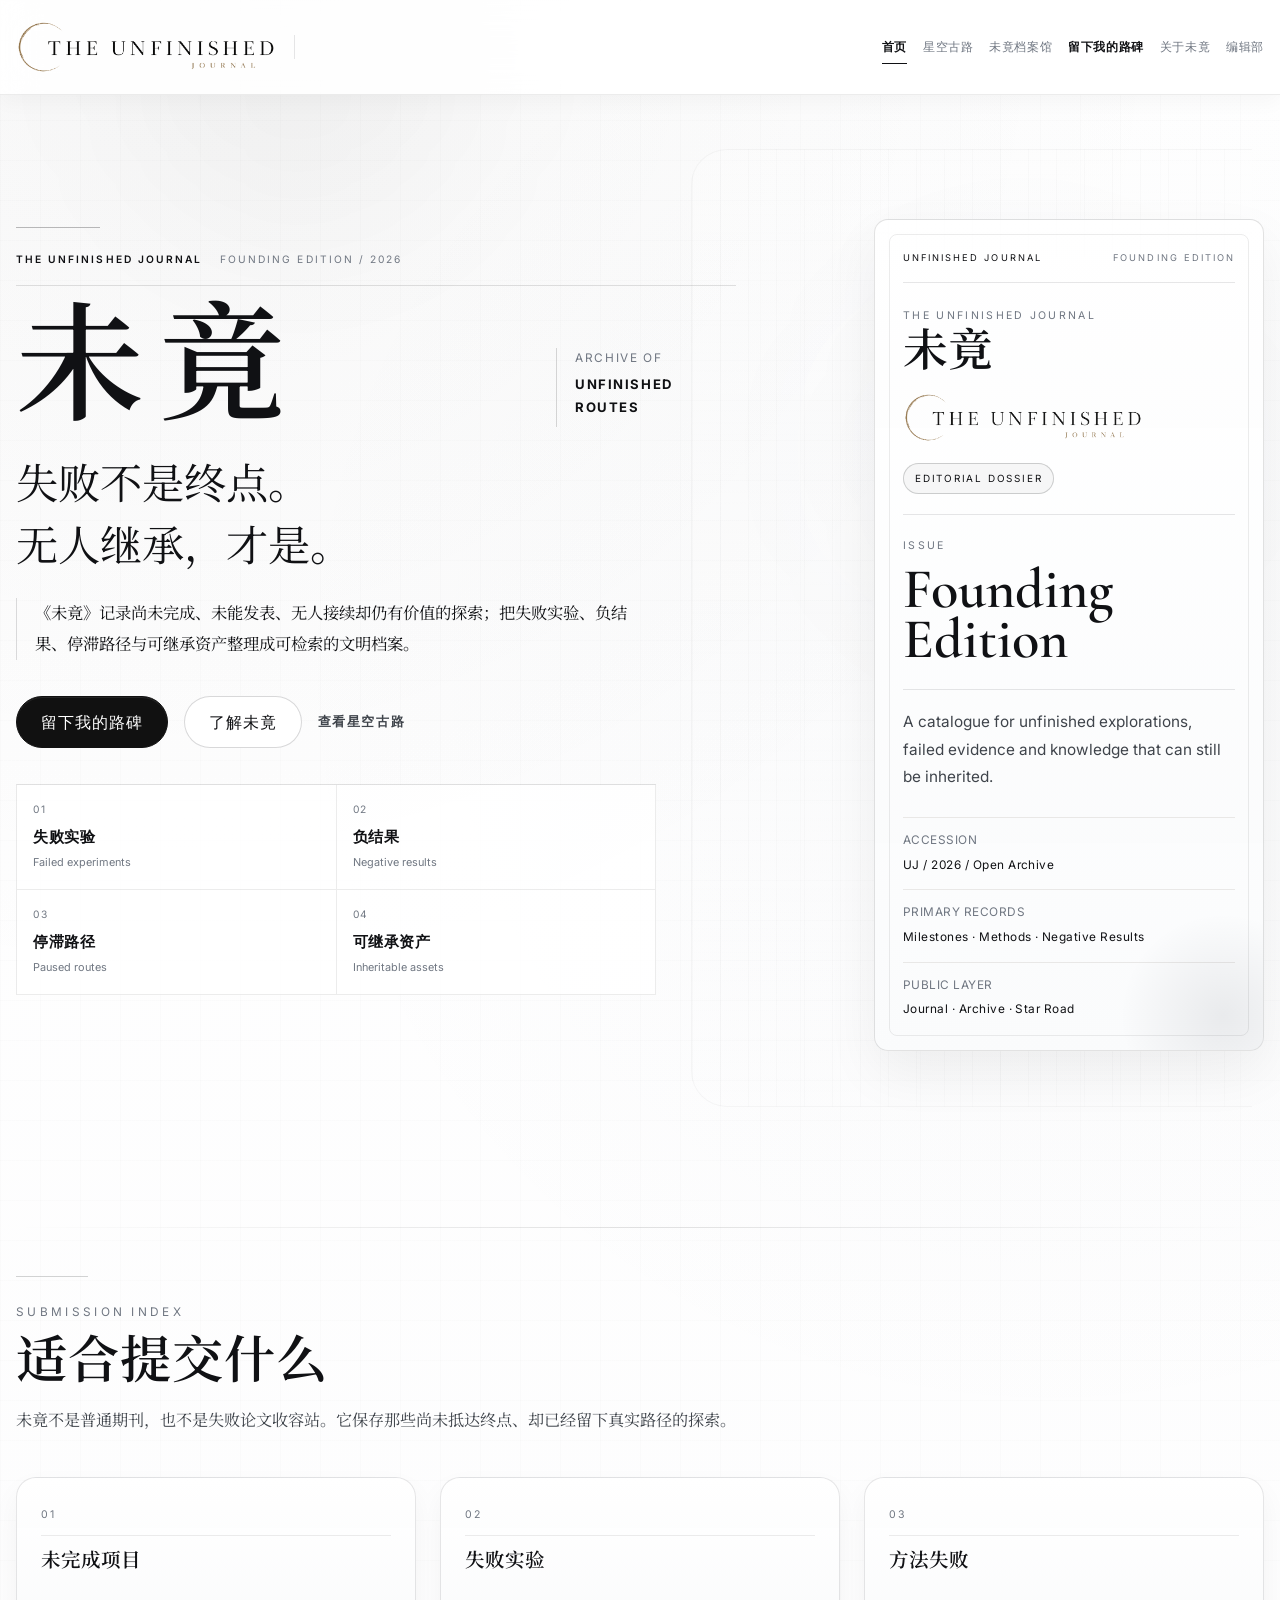
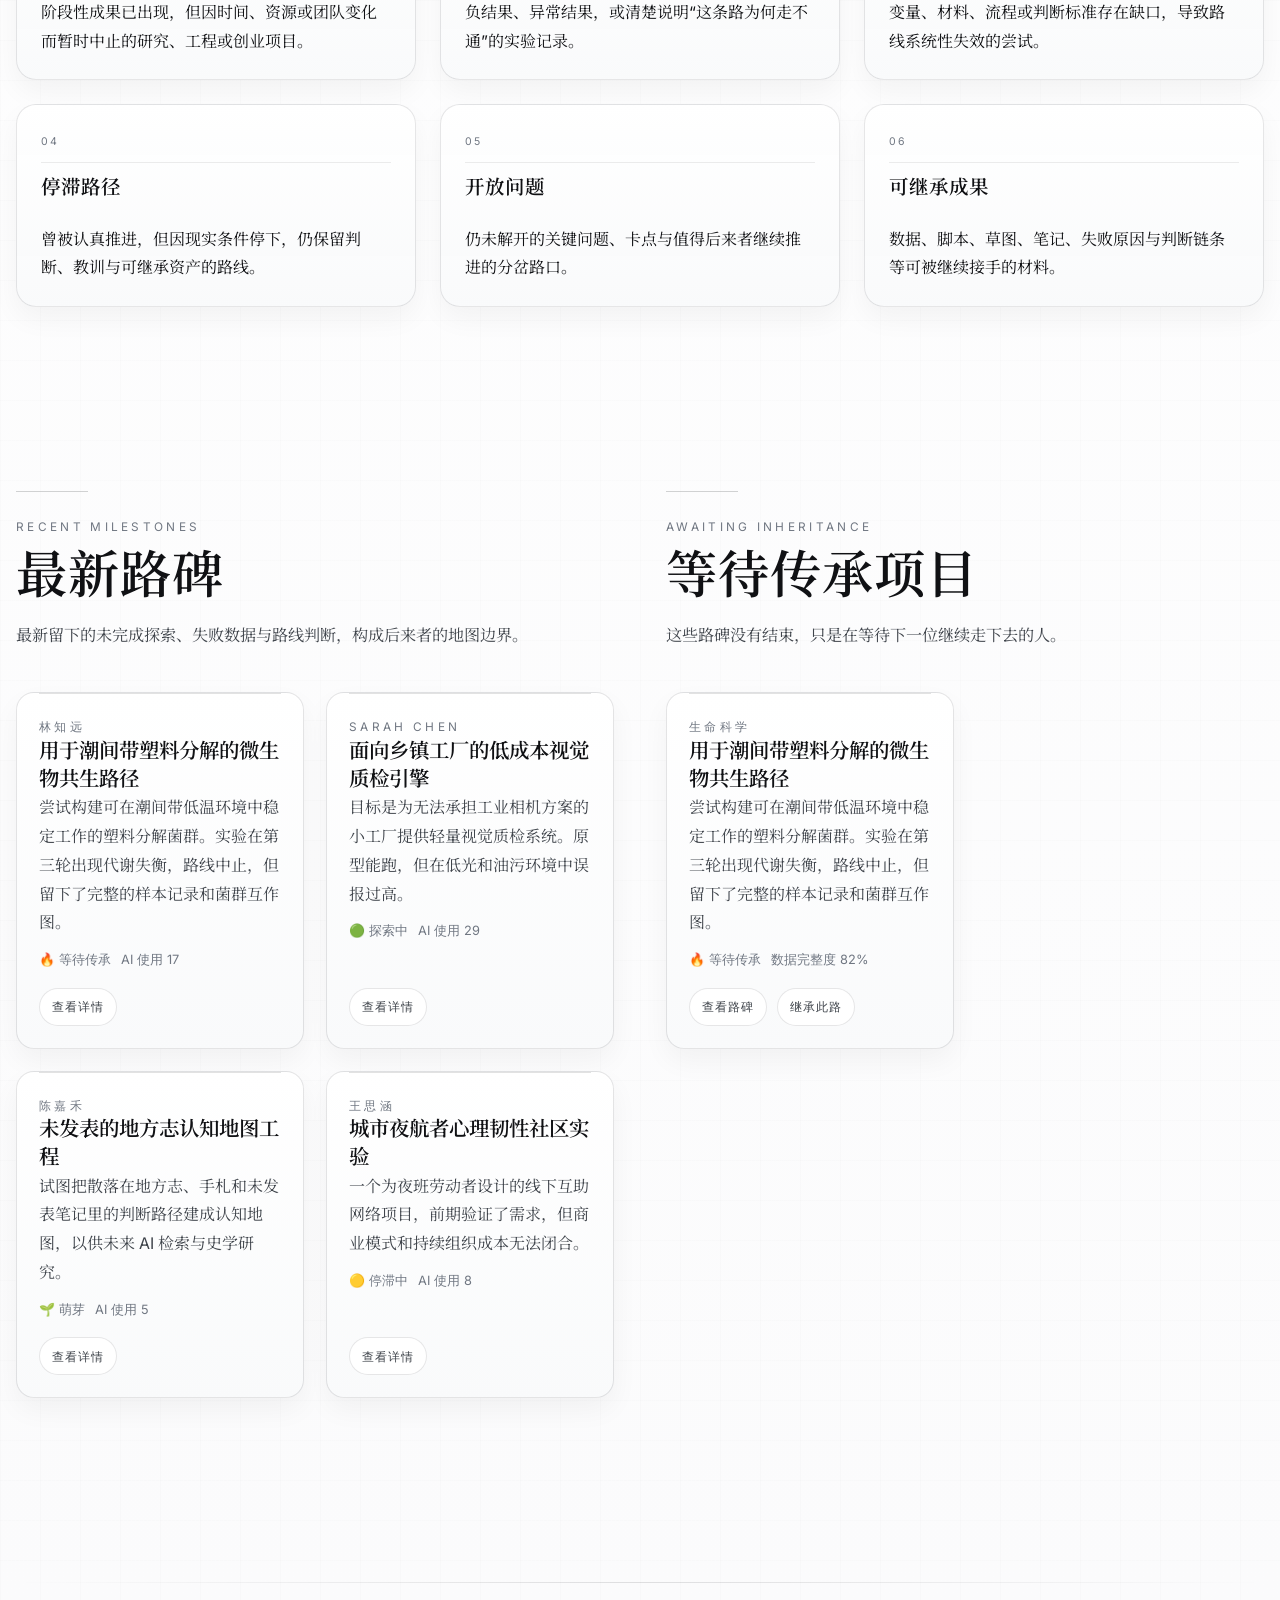
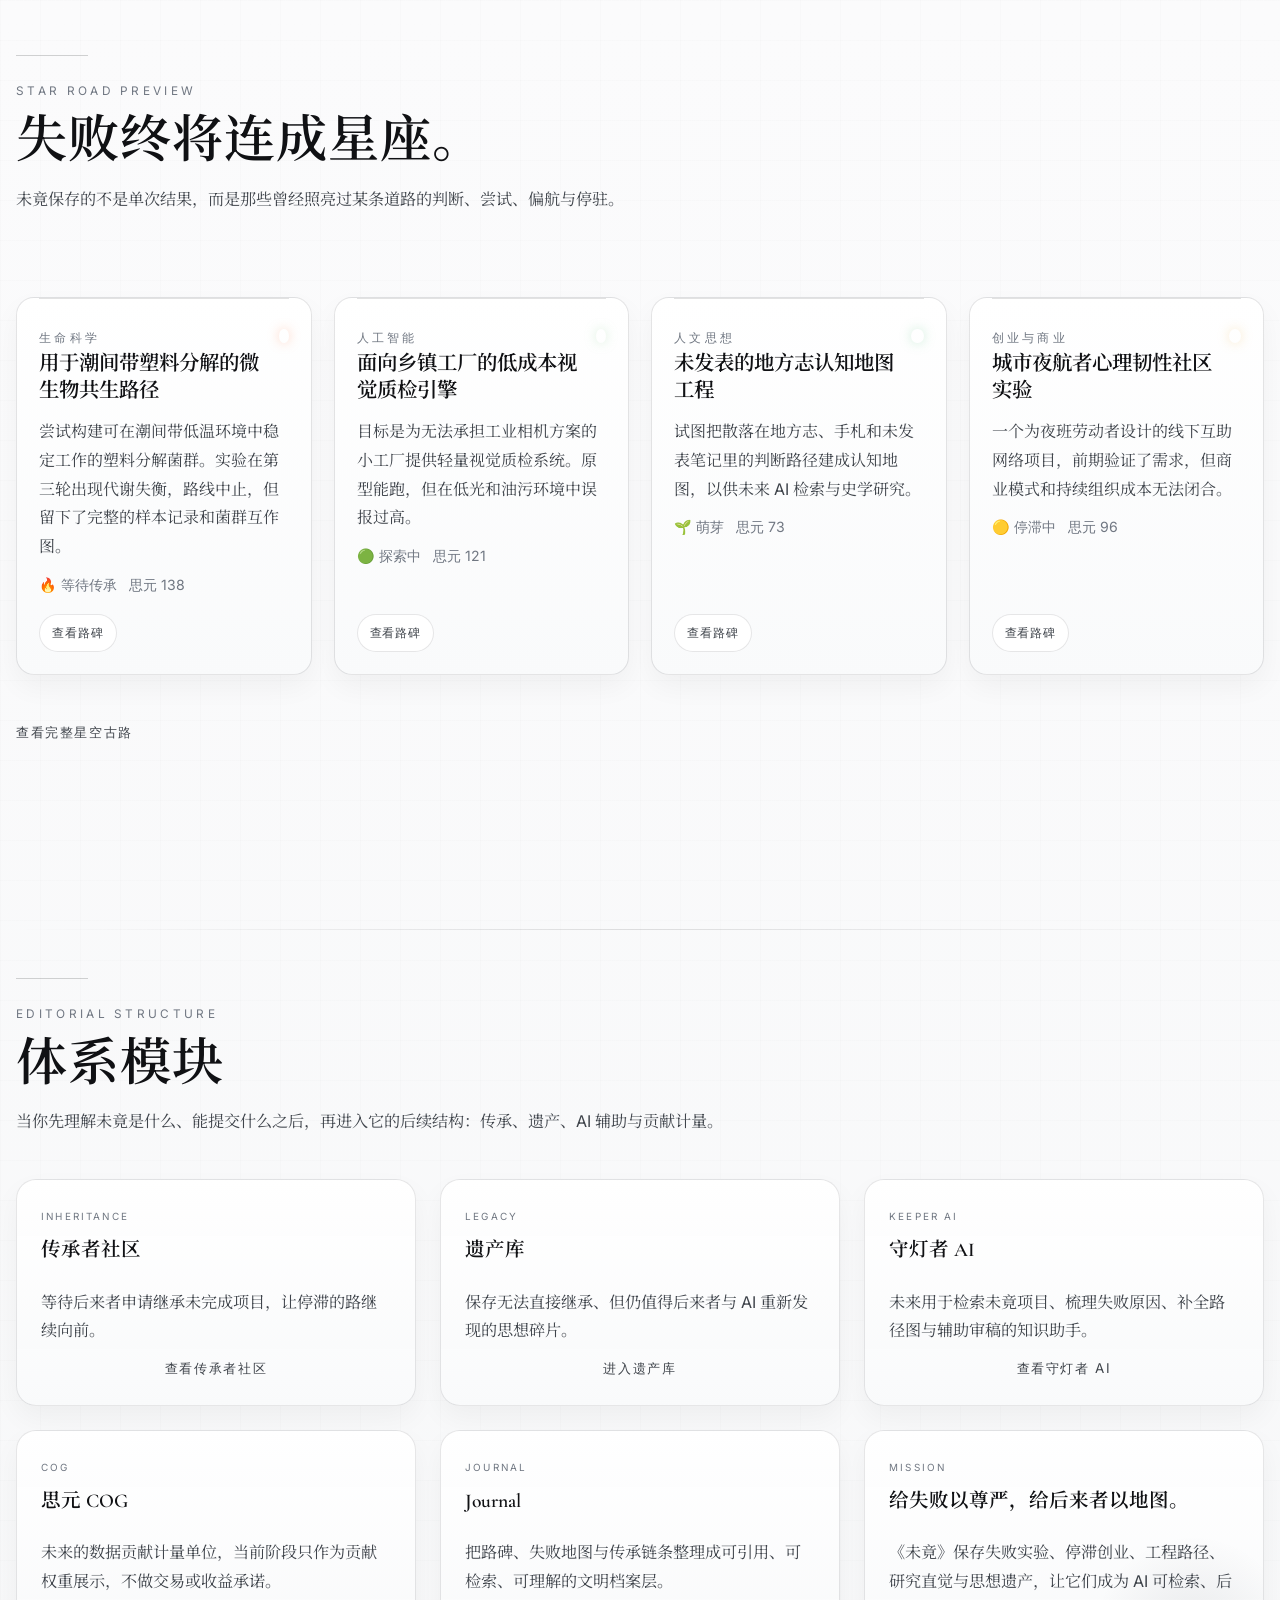
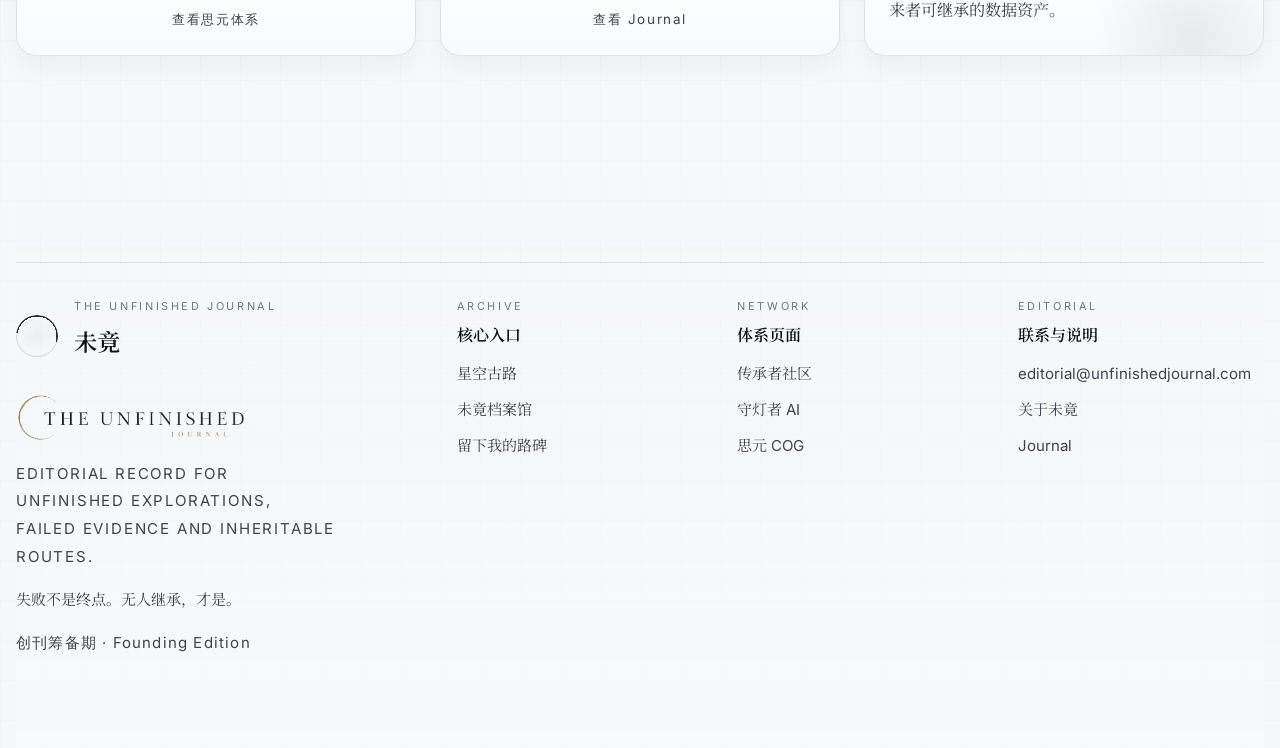
<file: index.html>
﻿<!doctype html>
<html lang="zh-CN">
  <head>
    <meta charset="UTF-8" />
    <meta name="viewport" content="width=device-width, initial-scale=1.0" />
    <title>未竟 The Unfinished · 失败不是终点。无人继承，才是。</title>
    <meta
      name="description"
      content="未竟 The Unfinished 是一个记录未完成探索、失败数据与文明传承的平台。给失败以尊严，给后来者以地图。"
    />
    <meta
      name="keywords"
      content="未竟,The Unfinished,失败实验,未完成项目,文明传承,数据资产,科研档案,创业停滞,里程碑,路碑"
    />
    <meta property="og:title" content="未竟 The Unfinished" />
    <meta property="og:description" content="失败不是终点。无人继承，才是。" />
    <meta property="og:type" content="website" />
    <meta property="og:image" content="logo2.png" />
    <link rel="icon" href="logo2.png" />
    <meta property="og:locale" content="zh_CN" />
    <meta name="robots" content="index, follow" />
    <link rel="canonical" href="https://unfinishedjournal.com" />
    <link rel="stylesheet" href="assets/styles.css" />
  </head>
  <body>
    <div class="sky-shell">
      <div class="sky-glow sky-glow-a"></div>
      <div class="sky-glow sky-glow-b"></div>
      <div class="sky-grid"></div>
    </div>

    <div class="loading-overlay active" id="loadingOverlay">
      <div class="loading-mark">
        <span class="loading-mark-en">THE UNFINISHED</span>
        <strong>未竟</strong>
      </div>
    </div>

    <div class="modal-shell" id="modalShell" aria-hidden="true">
      <div class="modal-backdrop" onclick="closeModal()"></div>
      <div
        class="modal-card"
        role="dialog"
        aria-modal="true"
        aria-labelledby="modalTitle"
      >
        <button class="modal-close" onclick="closeModal()" aria-label="关闭">
          ×
        </button>
        <h3 id="modalTitle"></h3>
        <div class="modal-body" id="modalBody"></div>
      </div>
    </div>

    <nav class="nav">
      <div class="nav-inner">
        <a
          href="#"
          class="nav-logo"
          onclick="
            navigateTo('home');
            return false;
          "
          aria-label="The Unfinished Journal 未竟"
        >
          <span class="nav-logo-mark">
            <img src="logo2-clean.png" alt="The Unfinished Journal 未竟" />
          </span>
        </a>

        <button
          class="nav-toggle"
          id="navToggle"
          onclick="toggleNav()"
          aria-label="打开菜单"
          aria-controls="navLinks"
          aria-expanded="false"
        >
          <span></span><span></span><span></span>
        </button>

        <ul class="nav-links" id="navLinks">
          <li>
            <a
              href="#"
              data-page="home"
              onclick="
                navigateTo('home');
                return false;
              "
              >首页</a
            >
          </li>
          <li>
            <a
              href="#"
              data-page="star-road"
              onclick="
                navigateTo('star-road');
                return false;
              "
              >星空古路</a
            >
          </li>
          <li>
            <a
              href="#"
              data-page="archive"
              onclick="
                navigateTo('archive');
                return false;
              "
              >未竟档案馆</a
            >
          </li>
          <li>
            <a
              href="#"
              data-page="submit"
              onclick="
                navigateTo('submit');
                return false;
              "
              class="nav-cta-item"
              >留下我的路碑</a
            >
          </li>
          <li>
            <a
              href="#"
              data-page="about"
              onclick="
                navigateTo('about');
                return false;
              "
              >关于未竟</a
            >
          </li>
          <li>
            <a
              href="#"
              data-page="admin"
              onclick="
                navigateTo('admin');
                return false;
              "
              >编辑部</a
            >
          </li>
        </ul>
      </div>
    </nav>

    <main>
      <section class="page active" id="page-home">
        <section class="hero">
          <div class="hero-stars" aria-hidden="true">
            <span class="hero-star hero-star-a"></span>
            <span class="hero-star hero-star-b"></span>
            <span class="hero-star hero-star-c"></span>
            <span class="hero-star hero-star-d"></span>
          </div>
          <div class="hero-layout">
            <div class="hero-content">
              <div class="hero-edition-line">
                <span>THE UNFINISHED JOURNAL</span>
                <span>FOUNDING EDITION / 2026</span>
              </div>
              <div class="hero-title-row">
                <h1 class="hero-title">未竟</h1>
                <div class="hero-title-note">
                  <span>Archive of</span>
                  <strong>Unfinished Routes</strong>
                </div>
              </div>
              <p class="hero-creed">失败不是终点。<br />无人继承，才是。</p>
              <p class="hero-explainer">
                《未竟》记录尚未完成、未能发表、无人接续却仍有价值的探索；把失败实验、负结果、停滞路径与可继承资产整理成可检索的文明档案。
              </p>
              <div class="hero-actions">
                <button class="btn btn-primary" onclick="navigateTo('submit')">
                  留下我的路碑
                </button>
                <button
                  class="btn btn-secondary"
                  onclick="navigateTo('about')"
                >
                  了解未竟
                </button>
                <button
                  class="text-link hero-star-link"
                  onclick="navigateTo('star-road')"
                >
                  查看星空古路
                </button>
              </div>
              <div class="hero-ledger" aria-label="未竟收录范围">
                <div>
                  <span>01</span>
                  <strong>失败实验</strong>
                  <small>Failed experiments</small>
                </div>
                <div>
                  <span>02</span>
                  <strong>负结果</strong>
                  <small>Negative results</small>
                </div>
                <div>
                  <span>03</span>
                  <strong>停滞路径</strong>
                  <small>Paused routes</small>
                </div>
                <div>
                  <span>04</span>
                  <strong>可继承资产</strong>
                  <small>Inheritable assets</small>
                </div>
              </div>
            </div>
            <aside class="hero-cover-card" aria-label="未竟期刊封面信息">
              <div class="cover-topline">
                <span>UNFINISHED JOURNAL</span>
                <span>FOUNDING EDITION</span>
              </div>
              <div class="cover-mark">
                <span class="cover-mark-en">The Unfinished Journal</span>
                <strong>未竟</strong>
              </div>
              <img
                src="logo2-clean.png"
                alt="The Unfinished Journal 未竟"
                class="cover-logo"
              />
              <div class="cover-stamp">Editorial Dossier</div>
              <div class="cover-title-block">
                <span>Issue</span>
                <strong>Founding<br />Edition</strong>
              </div>
              <p>
                A catalogue for unfinished explorations, failed evidence and
                knowledge that can still be inherited.
              </p>
              <dl class="cover-meta">
                <div>
                  <dt>Accession</dt>
                  <dd>UJ / 2026 / Open Archive</dd>
                </div>
                <div>
                  <dt>Primary records</dt>
                  <dd>Milestones · Methods · Negative Results</dd>
                </div>
                <div>
                  <dt>Public layer</dt>
                  <dd>Journal · Archive · Star Road</dd>
                </div>
              </dl>
            </aside>
          </div>
        </section>

        <section class="section fit-section">
          <div class="section-heading">
            <span class="eyebrow">Submission Index</span>
            <h2>适合提交什么</h2>
            <p>
              未竟不是普通期刊，也不是失败论文收容站。它保存那些尚未抵达终点、却已经留下真实路径的探索。
            </p>
          </div>
          <div class="fit-grid">
            <article class="fit-card">
              <h3>未完成项目</h3>
              <p>
                阶段性成果已出现，但因时间、资源或团队变化而暂时中止的研究、工程或创业项目。
              </p>
            </article>
            <article class="fit-card">
              <h3>失败实验</h3>
              <p>负结果、异常结果，或清楚说明“这条路为何走不通”的实验记录。</p>
            </article>
            <article class="fit-card">
              <h3>方法失败</h3>
              <p>
                变量、材料、流程或判断标准存在缺口，导致路线系统性失效的尝试。
              </p>
            </article>
            <article class="fit-card">
              <h3>停滞路径</h3>
              <p>
                曾被认真推进，但因现实条件停下，仍保留判断、教训与可继承资产的路线。
              </p>
            </article>
            <article class="fit-card">
              <h3>开放问题</h3>
              <p>仍未解开的关键问题、卡点与值得后来者继续推进的分岔路口。</p>
            </article>
            <article class="fit-card">
              <h3>可继承成果</h3>
              <p>
                数据、脚本、草图、笔记、失败原因与判断链条等可被继续接手的材料。
              </p>
            </article>
          </div>
        </section>

        <section class="section split-section">
          <div class="section-column">
            <div class="section-heading">
              <span class="eyebrow">Recent Milestones</span>
              <h2>最新路碑</h2>
              <p>
                最新留下的未完成探索、失败数据与路线判断，构成后来者的地图边界。
              </p>
            </div>
            <div class="card-stack" id="latestMilestonesList"></div>
          </div>
          <div class="section-column">
            <div class="section-heading">
              <span class="eyebrow">Awaiting Inheritance</span>
              <h2>等待传承项目</h2>
              <p>这些路碑没有结束，只是在等待下一位继续走下去的人。</p>
            </div>
            <div class="card-stack" id="awaitingInheritanceList"></div>
          </div>
        </section>

        <section class="section preview-section">
          <div class="section-heading">
            <span class="eyebrow">Star Road Preview</span>
            <h2>失败终将连成星座。</h2>
            <p>
              未竟保存的不是单次结果，而是那些曾经照亮过某条道路的判断、尝试、偏航与停驻。
            </p>
          </div>
          <div class="star-preview" id="homeStarPreview"></div>
          <div class="section-foot">
            <button class="text-link" onclick="navigateTo('star-road')">
              查看完整星空古路
            </button>
          </div>
        </section>

        <section class="section systems-section">
          <div class="section-heading">
            <span class="eyebrow">Editorial Structure</span>
            <h2>体系模块</h2>
            <p>
              当你先理解未竟是什么、能提交什么之后，再进入它的后续结构：传承、遗产、AI
              辅助与贡献计量。
            </p>
          </div>
          <div class="systems-grid">
            <article class="concept-card">
              <span class="eyebrow">Inheritance</span>
              <h3>传承者社区</h3>
              <p>等待后来者申请继承未完成项目，让停滞的路继续向前。</p>
              <button class="text-link" onclick="navigateTo('inheritance')">
                查看传承者社区
              </button>
            </article>
            <article class="concept-card">
              <span class="eyebrow">Legacy</span>
              <h3>遗产库</h3>
              <p>保存无法直接继承、但仍值得后来者与 AI 重新发现的思想碎片。</p>
              <button class="text-link" onclick="navigateTo('legacy')">
                进入遗产库
              </button>
            </article>
            <article class="concept-card">
              <span class="eyebrow">Keeper AI</span>
              <h3>守灯者 AI</h3>
              <p>
                未来用于检索未竟项目、梳理失败原因、补全路径图与辅助审稿的知识助手。
              </p>
              <button class="text-link" onclick="navigateTo('keeper-ai')">
                查看守灯者 AI
              </button>
            </article>
            <article class="concept-card">
              <span class="eyebrow">COG</span>
              <h3>思元 COG</h3>
              <p>
                未来的数据贡献计量单位，当前阶段只作为贡献权重展示，不做交易或收益承诺。
              </p>
              <button class="text-link" onclick="navigateTo('cog')">
                查看思元体系
              </button>
            </article>
            <article class="concept-card">
              <span class="eyebrow">Journal</span>
              <h3>Journal</h3>
              <p>
                把路碑、失败地图与传承链条整理成可引用、可检索、可理解的文明档案层。
              </p>
              <button class="text-link" onclick="navigateTo('journal')">
                查看 Journal
              </button>
            </article>
            <article class="concept-card quote-card">
              <span class="eyebrow">Mission</span>
              <h3>给失败以尊严，给后来者以地图。</h3>
              <p>
                《未竟》保存失败实验、停滞创业、工程路径、研究直觉与思想遗产，让它们成为
                AI 可检索、后来者可继承的数据资产。
              </p>
            </article>
          </div>
        </section>
      </section>

      <section class="page" id="page-star-road">
        <section class="page-hero">
          <span class="eyebrow">Star Road</span>
          <h1>星空古路</h1>
          <p class="page-hero-en">Every unfinished journey leaves a mark.</p>
          <p>你看到的每一颗星，<br />都曾是某个人没有走完的路。</p>
        </section>
        <section class="section">
          <div class="star-road-layout">
            <div class="star-map-panel">
              <div class="star-map" id="starMap">
                <div class="star-map-meta">
                  <span>Graph View</span>
                  <span>Milestones · Data · Inheritance</span>
                </div>
                <div class="star-map-controls">
                  <span>Drag to roam · Wheel to zoom · Click a node to open</span>
                  <button type="button" class="graph-reset-button" onclick="resetStarRoadView()">
                    Reset View
                  </button>
                </div>
                <div class="star-viewport" id="starViewport">
                  <svg class="star-links" id="starLinks" aria-hidden="true"></svg>
                  <div class="star-node-layer" id="starNodeLayer"></div>
                </div>
              </div>
            </div>
            <aside class="star-legend">
              <div class="graph-note">
                <span class="eyebrow">Knowledge Map</span>
                <p>亮色节点为路碑，细线按失败、数据、传承与路线关系生成。</p>
              </div>
              <h3>路碑状态</h3>
              <ul id="statusLegend"></ul>
              <p>
                点击任意星点，可查看该路碑的失败原因、可继承资产与后续路线建议。
              </p>
            </aside>
          </div>
        </section>
      </section>

      <section class="page" id="page-archive">
        <section class="page-hero compact-hero">
          <span class="eyebrow">Archive</span>
          <h1>未竟档案馆</h1>
          <p>
            这里保存未完成探索、失败实验、停滞项目与可被 AI 检索的知识资产。
          </p>
        </section>
        <section class="section">
          <div class="archive-console">
            <div class="archive-console-head">
              <span class="eyebrow">Catalogue Search</span>
              <h2>路碑检索目录</h2>
              <p>按题名、开路人、状态与领域检索当前可展示的未竟档案。</p>
            </div>
            <div class="toolbar">
              <input
                class="field-input"
                id="archiveSearch"
                type="search"
                placeholder="搜索标题、开路人、领域或状态"
                oninput="renderArchive()"
              />
              <select
                class="field-input"
                id="archiveStatusFilter"
                aria-label="按状态筛选"
                onchange="renderArchive()"
              >
                <option value="">全部状态</option>
              </select>
              <select
                class="field-input"
                id="archiveFieldFilter"
                aria-label="按领域筛选"
                onchange="renderArchive()"
              >
                <option value="">全部领域</option>
              </select>
            </div>
          </div>
          <div class="archive-grid" id="archiveGrid"></div>
          <div class="empty-state" id="archiveEmpty" style="display: none">
            <h3>暂无符合条件的路碑</h3>
            <p>你可以尝试更换筛选条件，或者先留下第一块新的路碑。</p>
          </div>
        </section>
      </section>

      <section class="page" id="page-inheritance">
        <section class="page-hero compact-hero">
          <span class="eyebrow">Inheritance</span>
          <h1>传承者社区</h1>
          <p>用户可以申请继承未完成项目，让停滞的道路继续向前。</p>
        </section>
        <section class="section split-section">
          <div class="section-column">
            <div class="section-heading">
              <span class="eyebrow">Roles</span>
              <h2>身份体系</h2>
            </div>
            <div class="role-grid">
              <div class="role-card">开路人</div>
              <div class="role-card">守路人</div>
              <div class="role-card">传承者</div>
              <div class="role-card">证道人</div>
              <div class="role-card">审稿人</div>
              <div class="role-card">复现者</div>
              <div class="role-card">星火贡献者</div>
            </div>
            <div class="lineage-card">
              <h3>传承谱系</h3>
              <p>开路人 → 第一代传承者 → 第二代传承者 → 证道人</p>
              <p>
                未竟记录的不只是结果，也记录每一次接力与每一次让路继续存在的人。
              </p>
            </div>
          </div>
          <div class="section-column">
            <div class="section-heading">
              <span class="eyebrow">Apply</span>
              <h2>等待继承的项目</h2>
            </div>
            <div class="inheritance-list" id="inheritanceList"></div>
          </div>
        </section>
      </section>

      <section class="page" id="page-legacy">
        <section class="page-hero compact-hero">
          <span class="eyebrow">Legacy Vault</span>
          <h1>遗产库</h1>
          <p>
            遗产库保存的不只是项目，而是那些可能暂时没人直接继承、但仍有价值的思想碎片。
          </p>
        </section>
        <section class="section">
          <div class="legacy-intro">
            <p>
              很多项目不一定有人直接继承，但其中的判断和经验仍然有价值。遗产库保存这些被遗忘的思维碎片，等待后来者和
              AI 重新发现。
            </p>
          </div>
          <div class="legacy-grid">
            <article class="legacy-card">
              <h3>研究直觉</h3>
              <p>那些尚未形成论文，但足以改变问题边界的第一性判断。</p>
            </article>
            <article class="legacy-card">
              <h3>商业判断</h3>
              <p>停滞创业项目里的认知代价、市场误差与策略偏航。</p>
            </article>
            <article class="legacy-card">
              <h3>失败反思</h3>
              <p>不是简单的复盘，而是可供后来者避免重复踩坑的真实路障。</p>
            </article>
            <article class="legacy-card">
              <h3>路线推演</h3>
              <p>那些没有来得及验证的后续路线、替代实验和可能分支。</p>
            </article>
            <article class="legacy-card">
              <h3>人生经验</h3>
              <p>项目背后的人生代价、协作教训与精神遗嘱。</p>
            </article>
            <article class="legacy-card">
              <h3>未写完的理论</h3>
              <p>未发表的想法、重要笔记与尚未完形的体系草图。</p>
            </article>
          </div>
        </section>
      </section>

      <section class="page" id="page-keeper-ai">
        <section class="page-hero compact-hero">
          <span class="eyebrow">Keeper AI</span>
          <h1>守灯者 AI</h1>
          <p>守灯者 AI 是未来《未竟》知识库的检索助手与逻辑审稿助手。</p>
        </section>
        <section class="section split-section">
          <div class="section-column">
            <div class="section-heading">
              <span class="eyebrow">Functions</span>
              <h2>功能占位</h2>
            </div>
            <div class="bullet-cards">
              <div class="bullet-card">检索未竟项目</div>
              <div class="bullet-card">总结失败原因</div>
              <div class="bullet-card">对比不同路线</div>
              <div class="bullet-card">推荐可继承项目</div>
              <div class="bullet-card">发现相似失败路径</div>
              <div class="bullet-card">生成研究路线图</div>
              <div class="bullet-card">提醒用户避免重复造轮子</div>
              <div class="bullet-card">为投稿者检查逻辑漏洞</div>
              <div class="bullet-card">为审稿人生成初审报告</div>
            </div>
          </div>
          <div class="section-column">
            <div class="section-heading">
              <span class="eyebrow">Agents</span>
              <h2>自动审稿 Agent</h2>
            </div>
            <div class="agent-list">
              <div class="agent-card">
                <strong>逻辑 Agent</strong>
                <p>检查论证链条与论点断裂。</p>
              </div>
              <div class="agent-card">
                <strong>数据 Agent</strong>
                <p>检查数据真实性、完整度与证据缺口。</p>
              </div>
              <div class="agent-card">
                <strong>方法 Agent</strong>
                <p>检查方法设计、变量控制与可复现性。</p>
              </div>
              <div class="agent-card">
                <strong>失败原因 Agent</strong>
                <p>提炼失败或停滞的核心因子。</p>
              </div>
              <div class="agent-card">
                <strong>贡献 Agent</strong>
                <p>判断路碑对后来者的可继承价值。</p>
              </div>
              <div class="agent-card">
                <strong>风险 Agent</strong>
                <p>提示伦理、合规与误用风险。</p>
              </div>
            </div>
            <blockquote class="principle-block">
              未竟不问“你成功了吗？”<br />
              而问“你的失败是否真实、逻辑是否完整、数据是否可信、后来者是否能受益？”
            </blockquote>
          </div>
        </section>
      </section>

      <section class="page" id="page-cog">
        <section class="page-hero compact-hero">
          <span class="eyebrow">COG</span>
          <h1>思元 COG</h1>
          <p>思元 COG 是《未竟》未来的数据贡献计量单位。</p>
        </section>
        <section class="section split-section">
          <div class="section-column">
            <div class="section-heading">
              <span class="eyebrow">Definition</span>
              <h2>定义</h2>
            </div>
            <div class="rich-card">
              <p>
                COG 可以对应 Cognition、Cog、Currency of
                Guidance。中文“思元”代表思想的基本单位、知识贡献的价值单位、AI
                时代的数据火种。
              </p>
              <div class="notice-card">
                <strong>当前阶段说明</strong>
                <p>
                  早期思元只作为贡献权重展示。不做真实交易。不承诺收益。不诱导投资。未来是否升级为加密货币，需要合规审查后决定。
                </p>
              </div>
            </div>
          </div>
          <div class="section-column">
            <div class="section-heading">
              <span class="eyebrow">Sources</span>
              <h2>贡献来源</h2>
            </div>
            <div class="bullet-cards">
              <div class="bullet-card">上传高质量路碑</div>
              <div class="bullet-card">上传原始数据</div>
              <div class="bullet-card">参与审稿</div>
              <div class="bullet-card">参与复现</div>
              <div class="bullet-card">维护项目</div>
              <div class="bullet-card">继承项目</div>
              <div class="bullet-card">完成传承</div>
              <div class="bullet-card">贡献 AI 标注或数据清洗</div>
            </div>
          </div>
        </section>
      </section>

      <section class="page" id="page-journal">
        <section class="page-hero compact-hero">
          <span class="eyebrow">Journal Layer</span>
          <h1>Journal</h1>
          <p>
            Journal
            是未竟对外呈现的编目与发布层，用于将路碑、遗产与传承链条整理成可被检索、引用与理解的文明档案。
          </p>
        </section>
        <section class="section">
          <div class="journal-grid">
            <article class="journal-card">
              <h3>路碑编目</h3>
              <p>将未完成探索转化为标准化、可引用、可被 AI 检索的条目。</p>
            </article>
            <article class="journal-card">
              <h3>失败地图</h3>
              <p>从负结果和停滞原因中提炼路线图，而不是掩埋路径代价。</p>
            </article>
            <article class="journal-card">
              <h3>传承追踪</h3>
              <p>记录开路人、守路人、传承者与证道人的关系谱系。</p>
            </article>
          </div>
        </section>
      </section>

      <section class="page" id="page-about">
        <section class="page-hero compact-hero">
          <span class="eyebrow">About</span>
          <h1>关于未竟</h1>
          <p>
            《未竟》不是普通期刊网站，而是“未完成探索的数据资产与文明传承平台”。
          </p>
          <p class="page-stage">创刊筹备期 · Founding Edition</p>
        </section>
        <section class="section">
          <div class="about-grid">
            <article class="about-card">
              <h3>传统世界</h3>
              <p>成功 → 发表 → 被记住<br />失败 → 消失</p>
            </article>
            <article class="about-card">
              <h3>未竟世界</h3>
              <p>
                成功 → 被记录<br />失败 → 被理解<br />停滞 → 被传承<br />数据 →
                被检索<br />贡献 → 被回报
              </p>
            </article>
            <article class="about-card about-card-wide">
              <h3>未竟要保存什么</h3>
              <p>
                失败实验、未完成项目、停滞创业、科研直觉、工程路径、思想遗产、传承谱系，以及未来可被
                AI 检索的数据资产。
              </p>
            </article>
          </div>
        </section>
      </section>

      <section class="page" id="page-submit">
        <section class="page-hero compact-hero">
          <span class="eyebrow">Leave a Milestone</span>
          <h1>留下我的路碑</h1>
          <p>
            未竟不只接收成功结果，也接收认真探索后的失败、停滞、负结果与未完成路线。请尽可能留下数据、逻辑、失败原因与后来者可以继承的内容。
          </p>
        </section>
        <section class="section">
          <div class="submission-intro">
            <div class="submission-intro-card">
              <h2>在这里，未完成也可以被认真记录。</h2>
              <p>
                你可以提交未完成、失败、负结果、停滞、未发表但有价值的探索。未竟不要求结论完美，但要求真实、可理解，并尽量让后来者能复现或继续。
              </p>
              <ul class="submission-notes">
                <li>可以先提交摘要版，不必一次性公开全部数据。</li>
                <li>
                  当前仍是前端原型，内容暂时保存在浏览器
                  localStorage，不代表正式发表。
                </li>
                <li>
                  正式版将逐步增加公开范围控制、匿名、撤回、版本记录和审核流程。
                </li>
              </ul>
            </div>
          </div>
          <form
            class="milestone-form"
            id="submitForm"
            onsubmit="handleFullSubmit(event)"
            novalidate
          >
            <div class="form-section-title">
              <span class="eyebrow">Submission Form</span>
              <h2>路碑登记表</h2>
              <p>
                请用可被后来者理解和复查的方式填写。所有字段暂存于本地浏览器。
              </p>
            </div>
            <div class="form-grid">
              <label class="field">
                <span>中文标题</span>
                <input
                  id="sf-title-zh"
                  class="field-input"
                  type="text"
                  required
                />
                <small class="form-error"></small>
              </label>
              <label class="field">
                <span>英文标题</span>
                <input
                  id="sf-title-en"
                  class="field-input"
                  type="text"
                  required
                />
                <small class="form-error"></small>
              </label>
              <label class="field">
                <span>项目领域</span>
                <select id="sf-field" class="field-input" required>
                  <option value="">请选择</option>
                  <option value="基础科学">基础科学</option>
                  <option value="生命科学">生命科学</option>
                  <option value="工程系统">工程系统</option>
                  <option value="人工智能">人工智能</option>
                  <option value="创业与商业">创业与商业</option>
                  <option value="人文思想">人文思想</option>
                </select>
                <small class="form-error"></small>
              </label>
              <label class="field">
                <span>项目状态</span>
                <select id="sf-status" class="field-input" required>
                  <option value="">请选择</option>
                  <option value="萌芽">萌芽</option>
                  <option value="探索中">探索中</option>
                  <option value="停滞中">停滞中</option>
                  <option value="等待传承">等待传承</option>
                  <option value="已被继承">已被继承</option>
                  <option value="已证道">已证道</option>
                  <option value="失联">失联</option>
                </select>
                <small class="form-error"></small>
              </label>
              <label class="field">
                <span>开路人</span>
                <input
                  id="sf-pioneer"
                  class="field-input"
                  type="text"
                  required
                />
                <small class="form-error"></small>
              </label>
              <label class="field">
                <span>联系邮箱</span>
                <input
                  id="sf-email"
                  class="field-input"
                  type="email"
                  required
                />
                <small class="form-error"></small>
              </label>
            </div>

            <div class="field">
              <span>摘要</span>
              <textarea
                id="sf-summary"
                class="field-input field-textarea"
                rows="5"
                required
              ></textarea>
              <small class="form-error"></small>
            </div>
            <div class="field">
              <span>初始假设</span>
              <p class="field-hint">
                你当时相信什么？为什么这条路线值得尝试？请写下最初的问题意识、关键判断和期待看到的结果。
              </p>
              <textarea
                id="sf-hypothesis"
                class="field-input field-textarea"
                rows="4"
                required
              ></textarea>
              <small class="form-error"></small>
            </div>
            <div class="field">
              <span>方法与实验设计</span>
              <p class="field-hint">
                你具体做了什么？变量、材料、样本、流程、判断标准和失败条件分别是什么？写到后来者可以接手为止。
              </p>
              <textarea
                id="sf-method"
                class="field-input field-textarea"
                rows="5"
                required
              ></textarea>
              <small class="form-error"></small>
            </div>
            <div class="field">
              <span>原始数据与结果</span>
              <textarea
                id="sf-data"
                class="field-input field-textarea"
                rows="5"
                required
              ></textarea>
              <small class="form-error"></small>
            </div>
            <div class="field">
              <span>失败或停滞原因</span>
              <p class="field-hint">
                卡在哪里？是理论、实验、工程、资金、时间、伦理还是数据问题？如果有多个原因，请写出主次顺序。
              </p>
              <textarea
                id="sf-failure"
                class="field-input field-textarea"
                rows="5"
                required
              ></textarea>
              <small class="form-error"></small>
            </div>
            <div class="field">
              <span>可继承资产</span>
              <textarea
                id="sf-assets"
                class="field-input field-textarea"
                rows="4"
                required
              ></textarea>
              <small class="form-error"></small>
            </div>
            <div class="field">
              <span>后续路线建议</span>
              <p class="field-hint">
                如果后来者接手，最应该从哪里开始？哪些地方值得复现、绕开或重做？
              </p>
              <textarea
                id="sf-future"
                class="field-input field-textarea"
                rows="4"
                required
              ></textarea>
              <small class="form-error"></small>
            </div>
            <div class="field">
              <span>传承需求</span>
              <textarea
                id="sf-needs"
                class="field-input field-textarea"
                rows="3"
                required
              ></textarea>
              <small class="form-error"></small>
            </div>

            <div class="form-grid">
              <label class="field">
                <span>数据授权方式</span>
                <select id="sf-license" class="field-input" required>
                  <option value="">请选择</option>
                  <option value="公开展示授权">公开展示授权</option>
                  <option value="学术引用授权">学术引用授权</option>
                  <option value="AI 检索授权">AI 检索授权</option>
                  <option value="AI 训练授权">AI 训练授权</option>
                  <option value="企业数据授权">企业数据授权</option>
                  <option value="限制访问授权">限制访问授权</option>
                  <option value="完全私有存档">完全私有存档</option>
                </select>
                <small class="form-error"></small>
              </label>
              <label class="field">
                <span>伦理安全声明</span>
                <textarea
                  id="sf-ethics"
                  class="field-input field-textarea"
                  rows="3"
                  required
                ></textarea>
                <small class="form-error"></small>
              </label>
            </div>

            <div class="checkbox-panel">
              <label
                ><input id="sf-check-real" type="checkbox" />
                我确认以上内容真实反映当前探索状态。</label
              >
              <label
                ><input id="sf-check-share" type="checkbox" />
                我理解未竟会将其作为可被后来者理解与继承的路碑保存。</label
              >
              <label
                ><input id="sf-check-ai" type="checkbox" /> 我理解守灯者 AI
                与思元 COG
                当前仍为占位能力与权重展示，不构成投资或商业承诺。</label
              >
              <small class="form-error" id="check-error"></small>
            </div>

            <div class="form-actions">
              <button class="btn btn-primary" type="submit">
                留下我的路碑
              </button>
              <button
                class="btn btn-secondary"
                type="button"
                onclick="navigateTo('archive')"
              >
                前往未竟档案馆
              </button>
            </div>
          </form>
        </section>
      </section>

      <section class="page" id="page-submit-success">
        <section class="page-hero compact-hero">
          <span class="eyebrow">Milestone Saved</span>
          <h1>路碑已留下</h1>
          <p>你的未完成探索已经被记录，它将成为后来者可以重新找到的一束光。</p>
        </section>
        <section class="section success-card">
          <p>路碑编号</p>
          <strong id="success-submission-id">UJ-2026-0000</strong>
          <p id="success-time"></p>
          <div class="hero-actions">
            <button class="btn btn-primary" onclick="navigateTo('archive')">
              前往未竟档案馆
            </button>
            <button
              class="btn btn-secondary"
              onclick="navigateTo('my-submissions')"
            >
              查看我的路碑
            </button>
          </div>
        </section>
      </section>

      <section class="page" id="page-my-submissions">
        <section class="page-hero compact-hero">
          <span class="eyebrow">My Milestones</span>
          <h1>我的路碑查询</h1>
          <p>通过邮箱或路碑编号，快速找回你留下的探索记录。</p>
        </section>
        <section class="section">
          <div class="toolbar">
            <input
              id="my-submissions-email"
              class="field-input"
              type="email"
              placeholder="输入联系邮箱"
            />
            <input
              id="my-submissions-id"
              class="field-input"
              type="text"
              placeholder="输入路碑编号"
            />
            <button class="btn btn-primary" onclick="searchMySubmissions()">
              查询
            </button>
          </div>
          <div id="mySubmissionsResults"></div>
        </section>
      </section>

      <section class="page" id="page-milestone">
        <div class="milestone-shell" id="milestoneContent"></div>
      </section>

      <section class="page" id="page-admin">
        <section class="page-hero compact-hero">
          <span class="eyebrow">Prototype Console</span>
          <h1>原型后台</h1>
          <p>本地原型后台仍基于浏览器 localStorage，仅用于 Phase 1 验证。</p>
        </section>
        <section class="section">
          <div class="archive-console admin-console">
            <div class="archive-console-head">
              <span class="eyebrow">Local Console</span>
              <h2>稿件原型管理</h2>
              <p>仅用于本机验收 localStorage 内容，不连接后端服务。</p>
            </div>
            <div class="admin-toolbar">
              <input
                id="adminSearch"
                class="field-input"
                type="search"
                placeholder="搜索编号、标题、开路人、领域"
                oninput="renderAdmin()"
              />
              <button
                class="btn btn-secondary"
                onclick="exportSubmissionsJSON()"
              >
                导出 JSON
              </button>
              <button class="btn btn-danger" onclick="clearPrototypeData()">
                清空测试数据
              </button>
            </div>
          </div>
          <div class="admin-stats" id="adminStats"></div>
          <div class="admin-table-wrap" id="adminTableWrap"></div>
          <div class="admin-pagination" id="adminPagination"></div>
        </section>
      </section>

      <section class="page" id="page-login">
        <section class="page-hero compact-hero">
          <span class="eyebrow">Prototype Access</span>
          <h1>后台登录</h1>
          <p>仍然沿用 Phase 0 的原型密码，仅用于本地内容管理验证。</p>
        </section>
        <section class="section login-shell">
          <form
            class="login-card"
            id="loginForm"
            onsubmit="handleLogin(event)"
            novalidate
          >
            <label class="field">
              <span>原型密码</span>
              <input
                id="login-password"
                class="field-input"
                type="password"
                required
              />
              <small class="form-error" id="login-password-error"></small>
            </label>
            <button class="btn btn-primary" type="submit">进入后台</button>
          </form>
        </section>
      </section>

      <section class="page" id="page-404">
        <section class="page-hero compact-hero">
          <span class="eyebrow">404</span>
          <h1>这条路暂时没有留下坐标</h1>
          <p>你可以返回首页，或直接进入星空古路继续查找。</p>
          <div class="hero-actions">
            <button class="btn btn-primary" onclick="navigateTo('home')">
              返回首页
            </button>
            <button class="btn btn-secondary" onclick="navigateTo('star-road')">
              进入星空古路
            </button>
          </div>
        </section>
      </section>
    </main>

    <footer class="footer">
      <div class="footer-grid">
        <div class="footer-brand-block">
          <div class="footer-brand-lockup">
            <span class="brand-sigil footer-sigil" aria-hidden="true"></span>
            <div>
              <div class="footer-mark">The Unfinished Journal</div>
              <h3>未竟</h3>
            </div>
          </div>
          <img
            src="logo2-clean.png"
            alt="The Unfinished Journal 未竟"
            class="footer-logo"
          />
          <p class="footer-colophon">
            Editorial record for unfinished explorations, failed evidence and inheritable routes.
          </p>
          <p>失败不是终点。无人继承，才是。</p>
          <p class="footer-freeze">创刊筹备期 · Founding Edition</p>
        </div>
        <div>
          <span class="footer-column-label">Archive</span>
          <h4>核心入口</h4>
          <a
            href="#"
            onclick="
              navigateTo('star-road');
              return false;
            "
            >星空古路</a
          >
          <a
            href="#"
            onclick="
              navigateTo('archive');
              return false;
            "
            >未竟档案馆</a
          >
          <a
            href="#"
            onclick="
              navigateTo('submit');
              return false;
            "
            >留下我的路碑</a
          >
        </div>
        <div>
          <span class="footer-column-label">Network</span>
          <h4>体系页面</h4>
          <a
            href="#"
            onclick="
              navigateTo('inheritance');
              return false;
            "
            >传承者社区</a
          >
          <a
            href="#"
            onclick="
              navigateTo('keeper-ai');
              return false;
            "
            >守灯者 AI</a
          >
          <a
            href="#"
            onclick="
              navigateTo('cog');
              return false;
            "
            >思元 COG</a
          >
        </div>
        <div>
          <span class="footer-column-label">Editorial</span>
          <h4>联系与说明</h4>
          <a href="mailto:editorial@unfinishedjournal.com"
            >editorial@unfinishedjournal.com</a
          >
          <a
            href="#"
            onclick="
              navigateTo('about');
              return false;
            "
            >关于未竟</a
          >
          <a
            href="#"
            onclick="
              navigateTo('journal');
              return false;
            "
            >Journal</a
          >
        </div>
      </div>
    </footer>

    <script src="assets/graph.js?v=20260717-kg1"></script>
    <script src="assets/app.js?v=20260717-kg1"></script>
  </body>
</html>
</file>
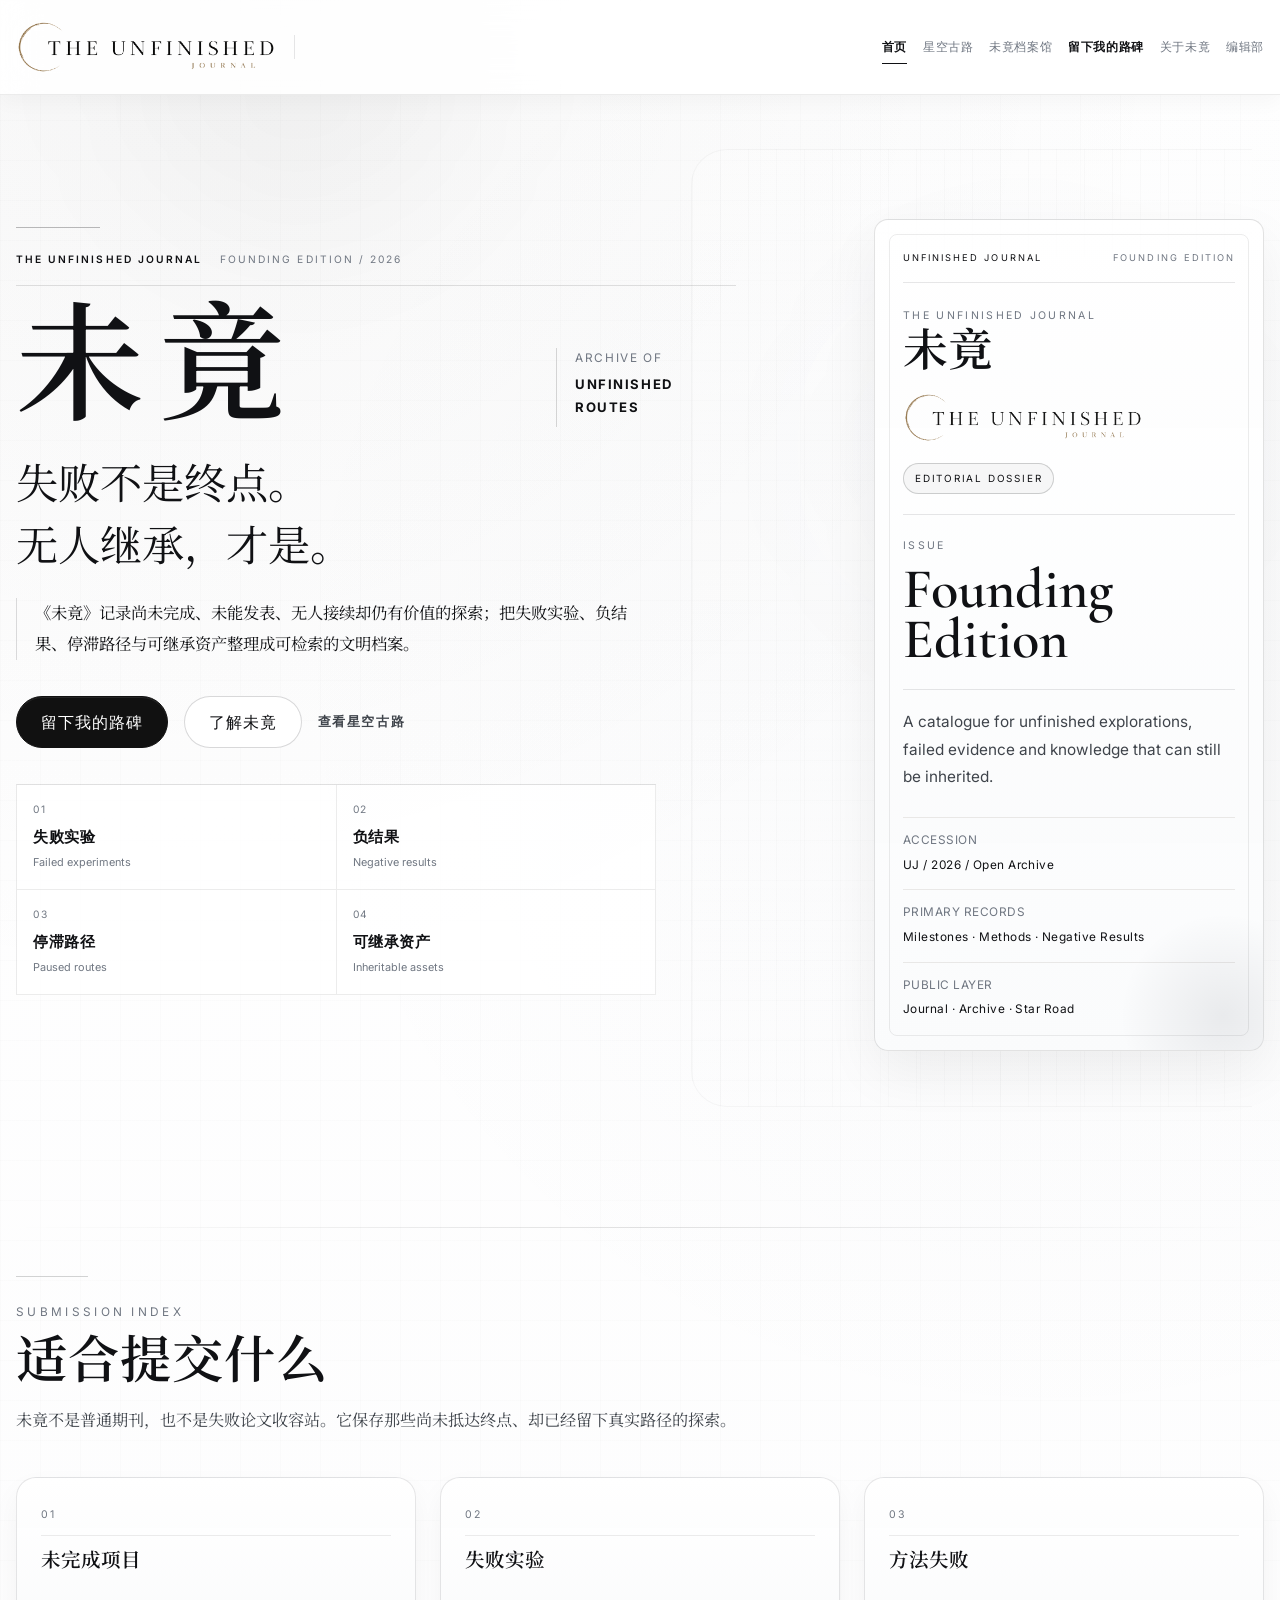
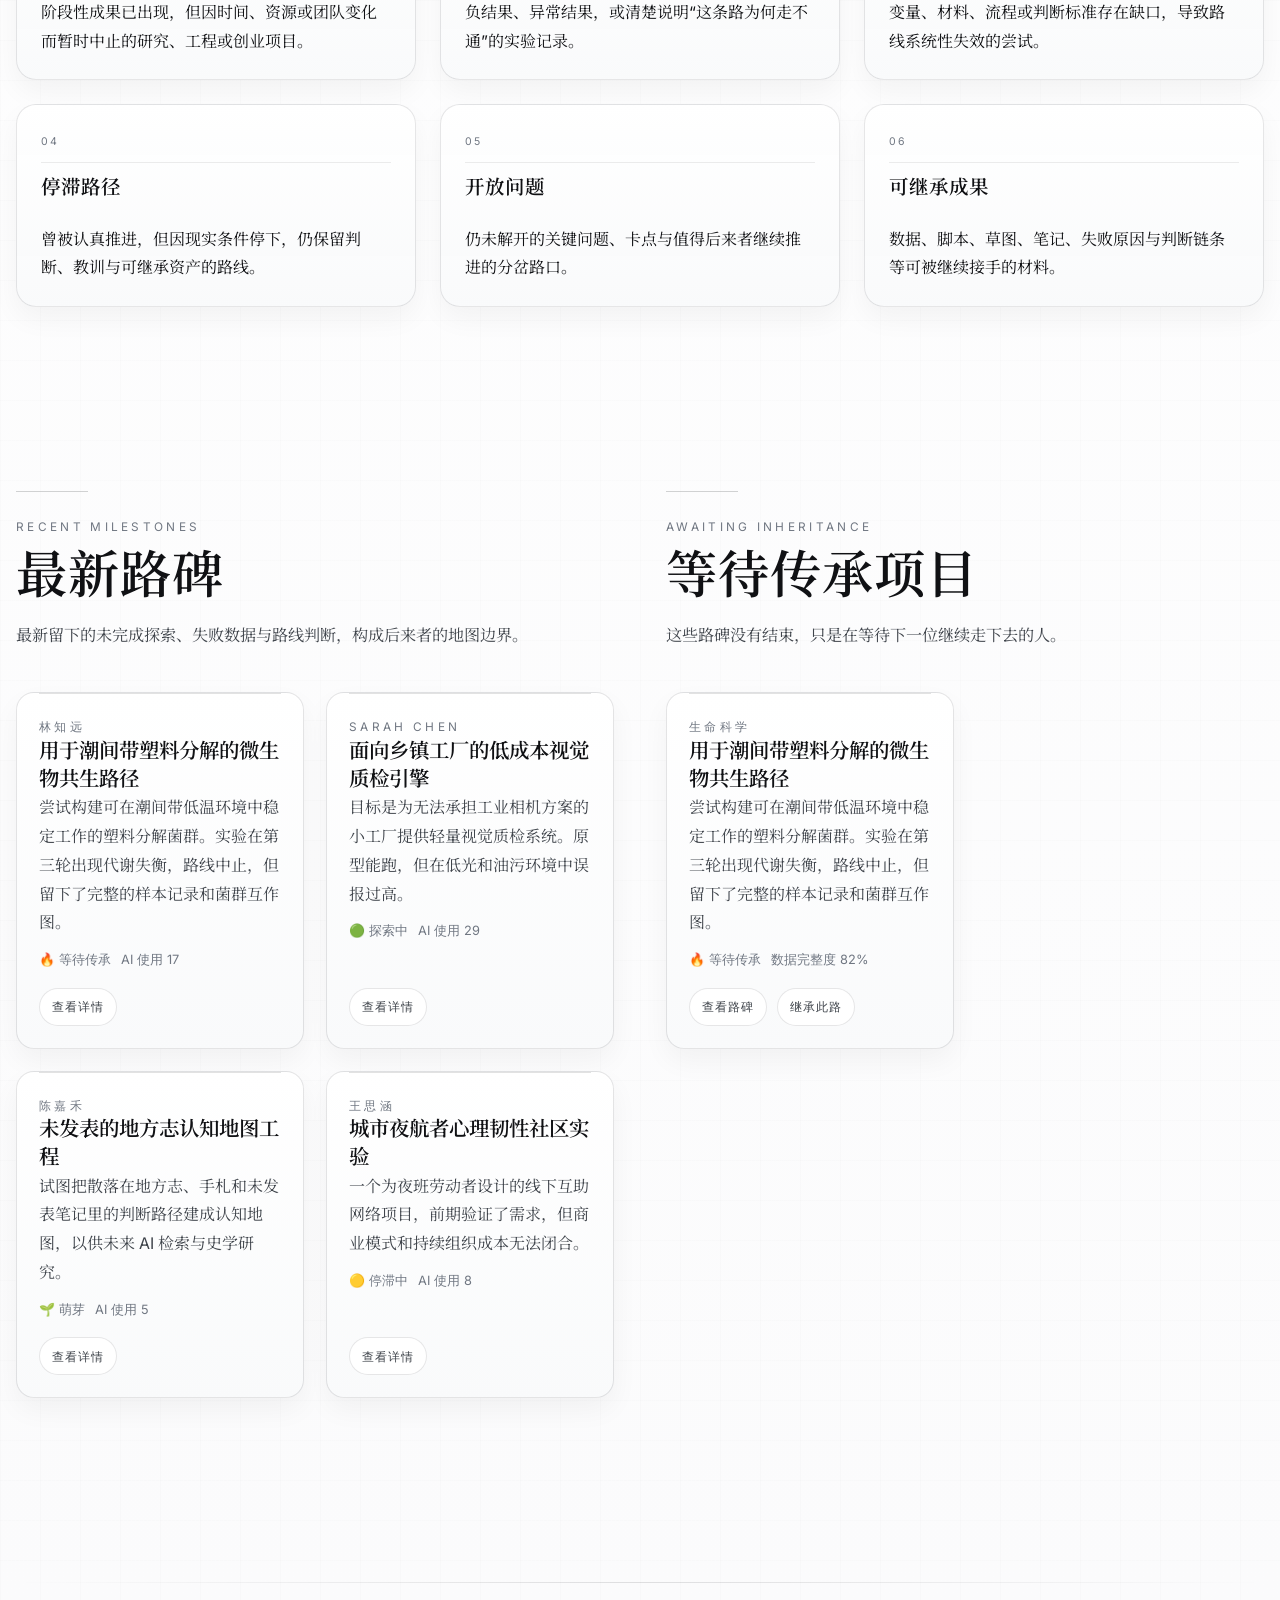
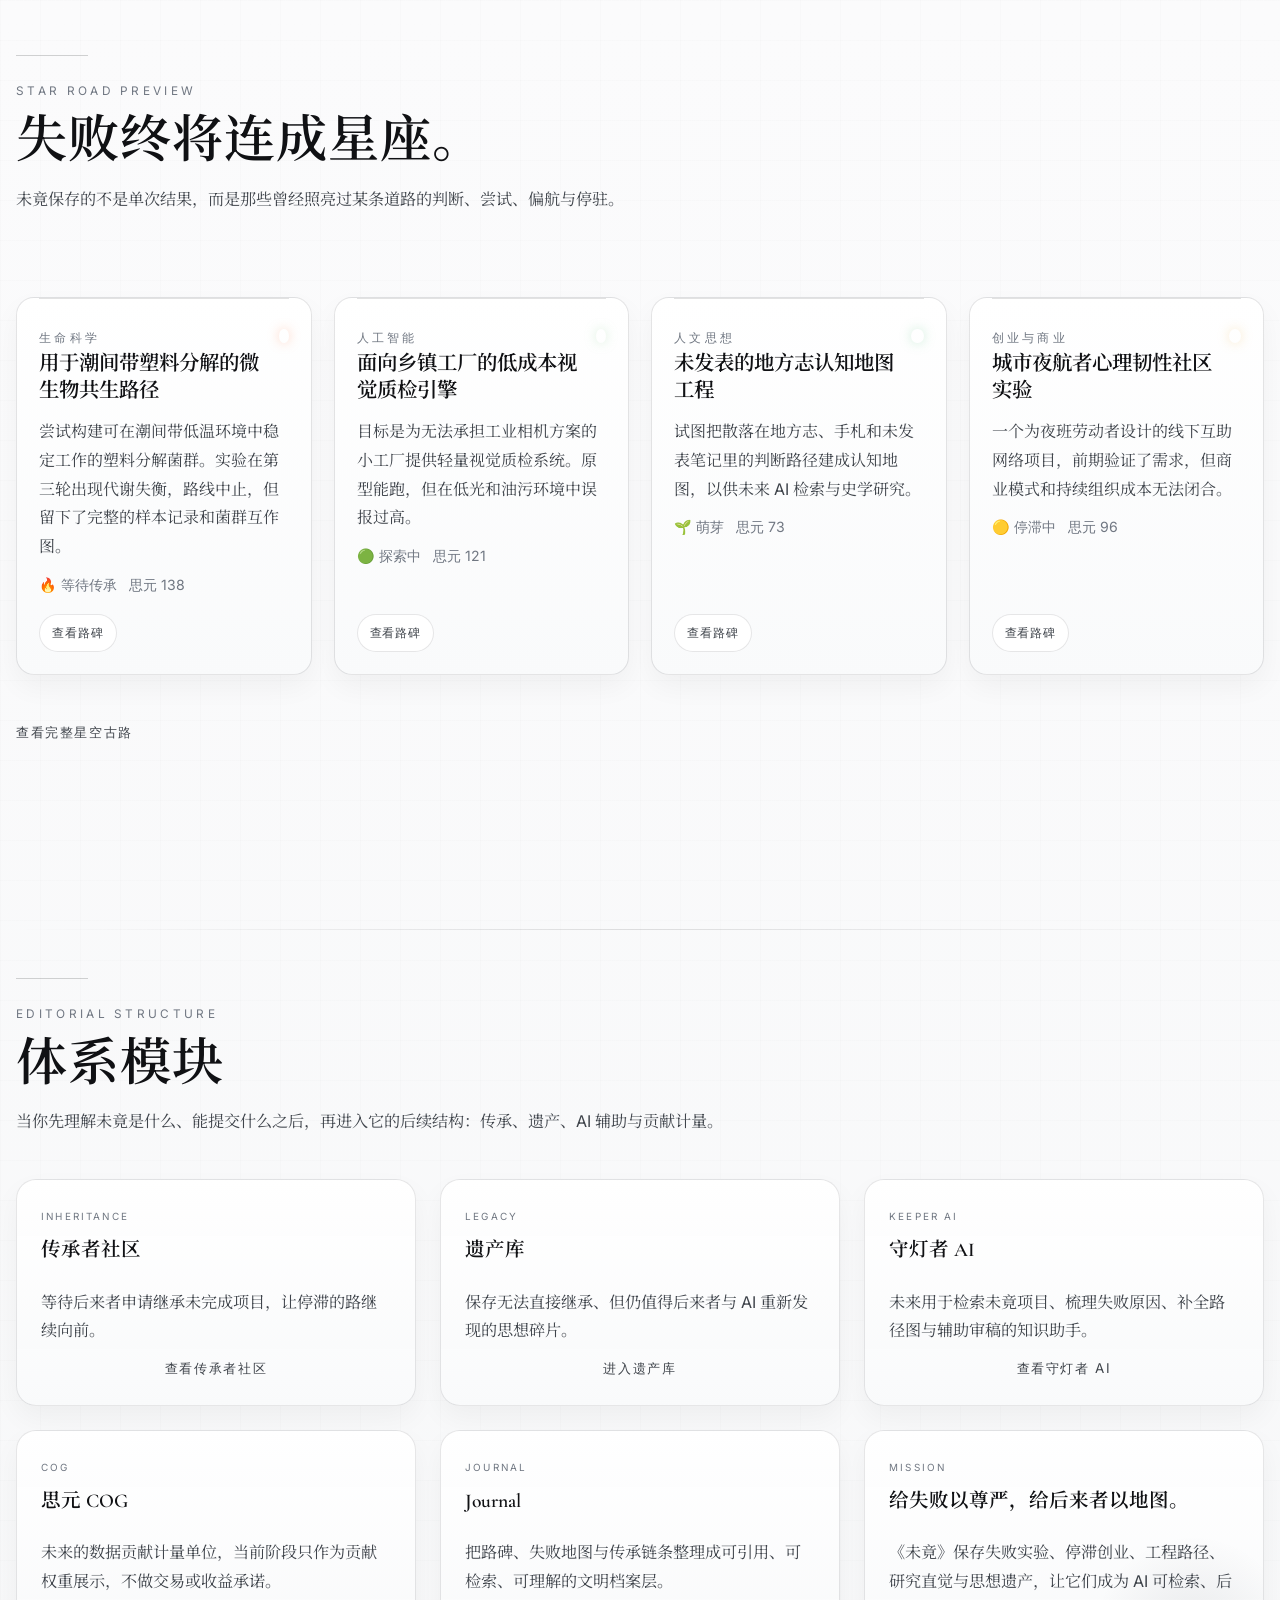
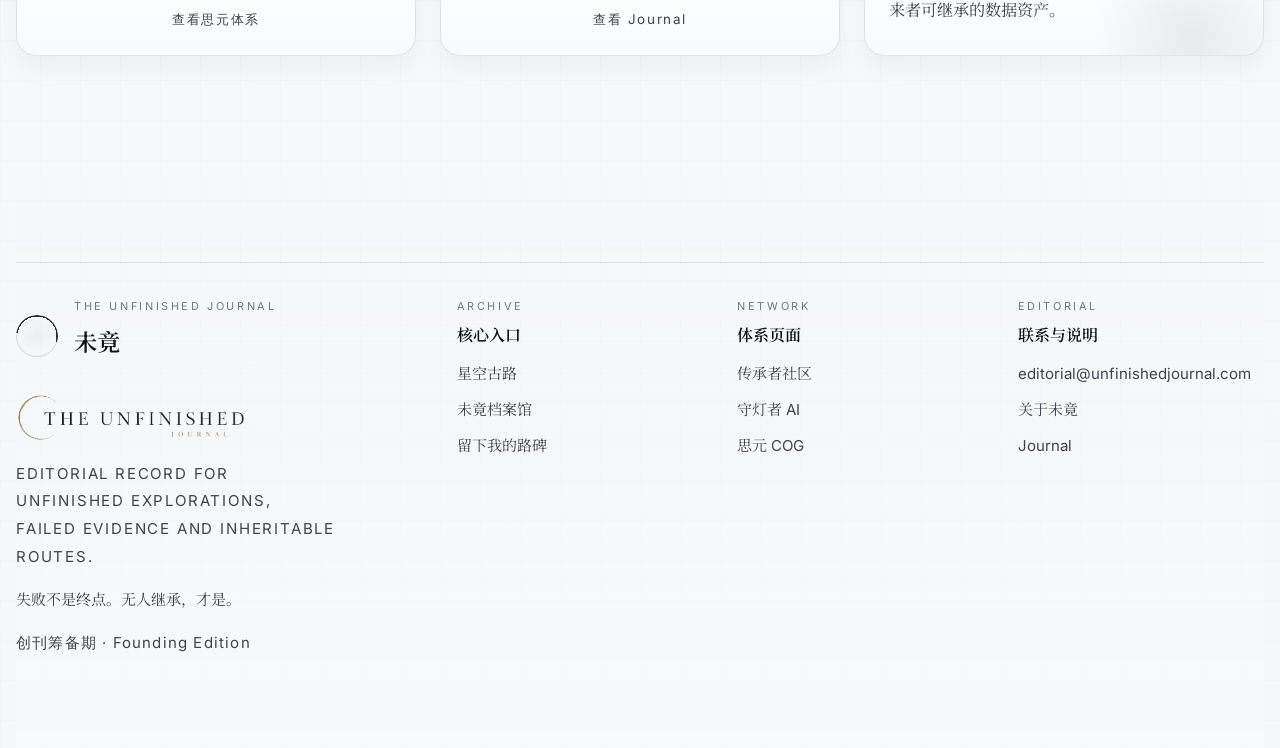
<file: src/index.html>
﻿<!doctype html>
<html lang="zh-CN">
  <head>
    <meta charset="UTF-8" />
    <meta name="viewport" content="width=device-width, initial-scale=1.0" />
    <title>未竟 The Unfinished · 失败不是终点。无人继承，才是。</title>
    <meta
      name="description"
      content="未竟 The Unfinished 是一个记录未完成探索、失败数据与文明传承的平台。给失败以尊严，给后来者以地图。"
    />
    <meta
      name="keywords"
      content="未竟,The Unfinished,失败实验,未完成项目,文明传承,数据资产,科研档案,创业停滞,里程碑,路碑"
    />
    <meta property="og:title" content="未竟 The Unfinished" />
    <meta property="og:description" content="失败不是终点。无人继承，才是。" />
    <meta property="og:type" content="website" />
    <meta property="og:image" content="logo2.png" />
    <link rel="icon" href="logo2.png" />
    <meta property="og:locale" content="zh_CN" />
    <meta name="robots" content="index, follow" />
    <link rel="canonical" href="https://unfinishedjournal.com" />
    <link rel="stylesheet" href="styles/main.css" />
  </head>
  <body>
    <div class="sky-shell">
      <div class="sky-glow sky-glow-a"></div>
      <div class="sky-glow sky-glow-b"></div>
      <div class="sky-grid"></div>
    </div>

    <div class="loading-overlay active" id="loadingOverlay">
      <div class="loading-mark">
        <span class="loading-mark-en">THE UNFINISHED</span>
        <strong>未竟</strong>
      </div>
    </div>

    <div class="modal-shell" id="modalShell" aria-hidden="true">
      <div class="modal-backdrop" onclick="closeModal()"></div>
      <div
        class="modal-card"
        role="dialog"
        aria-modal="true"
        aria-labelledby="modalTitle"
      >
        <button class="modal-close" onclick="closeModal()" aria-label="关闭">
          ×
        </button>
        <h3 id="modalTitle"></h3>
        <div class="modal-body" id="modalBody"></div>
      </div>
    </div>

    <nav class="nav">
      <div class="nav-inner">
        <a
          href="#"
          class="nav-logo"
          onclick="
            navigateTo('home');
            return false;
          "
          aria-label="The Unfinished Journal 未竟"
        >
          <span class="nav-logo-mark">
            <img src="logo2-clean.png" alt="The Unfinished Journal 未竟" />
          </span>
        </a>

        <button
          class="nav-toggle"
          id="navToggle"
          onclick="toggleNav()"
          aria-label="打开菜单"
          aria-controls="navLinks"
          aria-expanded="false"
        >
          <span></span><span></span><span></span>
        </button>

        <ul class="nav-links" id="navLinks">
          <li>
            <a
              href="#"
              data-page="home"
              onclick="
                navigateTo('home');
                return false;
              "
              >首页</a
            >
          </li>
          <li>
            <a
              href="#"
              data-page="star-road"
              onclick="
                navigateTo('star-road');
                return false;
              "
              >星空古路</a
            >
          </li>
          <li>
            <a
              href="#"
              data-page="archive"
              onclick="
                navigateTo('archive');
                return false;
              "
              >未竟档案馆</a
            >
          </li>
          <li>
            <a
              href="#"
              data-page="submit"
              onclick="
                navigateTo('submit');
                return false;
              "
              class="nav-cta-item"
              >留下我的路碑</a
            >
          </li>
          <li>
            <a
              href="#"
              data-page="about"
              onclick="
                navigateTo('about');
                return false;
              "
              >关于未竟</a
            >
          </li>
          <li>
            <a
              href="#"
              data-page="admin"
              onclick="
                navigateTo('admin');
                return false;
              "
              >编辑部</a
            >
          </li>
        </ul>
      </div>
    </nav>

    <main>
      <section class="page active" id="page-home">
        <section class="hero">
          <div class="hero-stars" aria-hidden="true">
            <span class="hero-star hero-star-a"></span>
            <span class="hero-star hero-star-b"></span>
            <span class="hero-star hero-star-c"></span>
            <span class="hero-star hero-star-d"></span>
          </div>
          <div class="hero-layout">
            <div class="hero-content">
              <div class="hero-edition-line">
                <span>THE UNFINISHED JOURNAL</span>
                <span>FOUNDING EDITION / 2026</span>
              </div>
              <div class="hero-title-row">
                <h1 class="hero-title">未竟</h1>
                <div class="hero-title-note">
                  <span>Archive of</span>
                  <strong>Unfinished Routes</strong>
                </div>
              </div>
              <p class="hero-creed">失败不是终点。<br />无人继承，才是。</p>
              <p class="hero-explainer">
                《未竟》记录尚未完成、未能发表、无人接续却仍有价值的探索；把失败实验、负结果、停滞路径与可继承资产整理成可检索的文明档案。
              </p>
              <div class="hero-actions">
                <button class="btn btn-primary" onclick="navigateTo('submit')">
                  留下我的路碑
                </button>
                <button
                  class="btn btn-secondary"
                  onclick="navigateTo('about')"
                >
                  了解未竟
                </button>
                <button
                  class="text-link hero-star-link"
                  onclick="navigateTo('star-road')"
                >
                  查看星空古路
                </button>
              </div>
              <div class="hero-ledger" aria-label="未竟收录范围">
                <div>
                  <span>01</span>
                  <strong>失败实验</strong>
                  <small>Failed experiments</small>
                </div>
                <div>
                  <span>02</span>
                  <strong>负结果</strong>
                  <small>Negative results</small>
                </div>
                <div>
                  <span>03</span>
                  <strong>停滞路径</strong>
                  <small>Paused routes</small>
                </div>
                <div>
                  <span>04</span>
                  <strong>可继承资产</strong>
                  <small>Inheritable assets</small>
                </div>
              </div>
            </div>
            <aside class="hero-cover-card" aria-label="未竟期刊封面信息">
              <div class="cover-topline">
                <span>UNFINISHED JOURNAL</span>
                <span>FOUNDING EDITION</span>
              </div>
              <div class="cover-mark">
                <span class="cover-mark-en">The Unfinished Journal</span>
                <strong>未竟</strong>
              </div>
              <img
                src="logo2-clean.png"
                alt="The Unfinished Journal 未竟"
                class="cover-logo"
              />
              <div class="cover-stamp">Editorial Dossier</div>
              <div class="cover-title-block">
                <span>Issue</span>
                <strong>Founding<br />Edition</strong>
              </div>
              <p>
                A catalogue for unfinished explorations, failed evidence and
                knowledge that can still be inherited.
              </p>
              <dl class="cover-meta">
                <div>
                  <dt>Accession</dt>
                  <dd>UJ / 2026 / Open Archive</dd>
                </div>
                <div>
                  <dt>Primary records</dt>
                  <dd>Milestones · Methods · Negative Results</dd>
                </div>
                <div>
                  <dt>Public layer</dt>
                  <dd>Journal · Archive · Star Road</dd>
                </div>
              </dl>
            </aside>
          </div>
        </section>

        <section class="section fit-section">
          <div class="section-heading">
            <span class="eyebrow">Submission Index</span>
            <h2>适合提交什么</h2>
            <p>
              未竟不是普通期刊，也不是失败论文收容站。它保存那些尚未抵达终点、却已经留下真实路径的探索。
            </p>
          </div>
          <div class="fit-grid">
            <article class="fit-card">
              <h3>未完成项目</h3>
              <p>
                阶段性成果已出现，但因时间、资源或团队变化而暂时中止的研究、工程或创业项目。
              </p>
            </article>
            <article class="fit-card">
              <h3>失败实验</h3>
              <p>负结果、异常结果，或清楚说明“这条路为何走不通”的实验记录。</p>
            </article>
            <article class="fit-card">
              <h3>方法失败</h3>
              <p>
                变量、材料、流程或判断标准存在缺口，导致路线系统性失效的尝试。
              </p>
            </article>
            <article class="fit-card">
              <h3>停滞路径</h3>
              <p>
                曾被认真推进，但因现实条件停下，仍保留判断、教训与可继承资产的路线。
              </p>
            </article>
            <article class="fit-card">
              <h3>开放问题</h3>
              <p>仍未解开的关键问题、卡点与值得后来者继续推进的分岔路口。</p>
            </article>
            <article class="fit-card">
              <h3>可继承成果</h3>
              <p>
                数据、脚本、草图、笔记、失败原因与判断链条等可被继续接手的材料。
              </p>
            </article>
          </div>
        </section>

        <section class="section split-section">
          <div class="section-column">
            <div class="section-heading">
              <span class="eyebrow">Recent Milestones</span>
              <h2>最新路碑</h2>
              <p>
                最新留下的未完成探索、失败数据与路线判断，构成后来者的地图边界。
              </p>
            </div>
            <div class="card-stack" id="latestMilestonesList"></div>
          </div>
          <div class="section-column">
            <div class="section-heading">
              <span class="eyebrow">Awaiting Inheritance</span>
              <h2>等待传承项目</h2>
              <p>这些路碑没有结束，只是在等待下一位继续走下去的人。</p>
            </div>
            <div class="card-stack" id="awaitingInheritanceList"></div>
          </div>
        </section>

        <section class="section preview-section">
          <div class="section-heading">
            <span class="eyebrow">Star Road Preview</span>
            <h2>失败终将连成星座。</h2>
            <p>
              未竟保存的不是单次结果，而是那些曾经照亮过某条道路的判断、尝试、偏航与停驻。
            </p>
          </div>
          <div class="star-preview" id="homeStarPreview"></div>
          <div class="section-foot">
            <button class="text-link" onclick="navigateTo('star-road')">
              查看完整星空古路
            </button>
          </div>
        </section>

        <section class="section systems-section">
          <div class="section-heading">
            <span class="eyebrow">Editorial Structure</span>
            <h2>体系模块</h2>
            <p>
              当你先理解未竟是什么、能提交什么之后，再进入它的后续结构：传承、遗产、AI
              辅助与贡献计量。
            </p>
          </div>
          <div class="systems-grid">
            <article class="concept-card">
              <span class="eyebrow">Inheritance</span>
              <h3>传承者社区</h3>
              <p>等待后来者申请继承未完成项目，让停滞的路继续向前。</p>
              <button class="text-link" onclick="navigateTo('inheritance')">
                查看传承者社区
              </button>
            </article>
            <article class="concept-card">
              <span class="eyebrow">Legacy</span>
              <h3>遗产库</h3>
              <p>保存无法直接继承、但仍值得后来者与 AI 重新发现的思想碎片。</p>
              <button class="text-link" onclick="navigateTo('legacy')">
                进入遗产库
              </button>
            </article>
            <article class="concept-card">
              <span class="eyebrow">Keeper AI</span>
              <h3>守灯者 AI</h3>
              <p>
                未来用于检索未竟项目、梳理失败原因、补全路径图与辅助审稿的知识助手。
              </p>
              <button class="text-link" onclick="navigateTo('keeper-ai')">
                查看守灯者 AI
              </button>
            </article>
            <article class="concept-card">
              <span class="eyebrow">COG</span>
              <h3>思元 COG</h3>
              <p>
                未来的数据贡献计量单位，当前阶段只作为贡献权重展示，不做交易或收益承诺。
              </p>
              <button class="text-link" onclick="navigateTo('cog')">
                查看思元体系
              </button>
            </article>
            <article class="concept-card">
              <span class="eyebrow">Journal</span>
              <h3>Journal</h3>
              <p>
                把路碑、失败地图与传承链条整理成可引用、可检索、可理解的文明档案层。
              </p>
              <button class="text-link" onclick="navigateTo('journal')">
                查看 Journal
              </button>
            </article>
            <article class="concept-card quote-card">
              <span class="eyebrow">Mission</span>
              <h3>给失败以尊严，给后来者以地图。</h3>
              <p>
                《未竟》保存失败实验、停滞创业、工程路径、研究直觉与思想遗产，让它们成为
                AI 可检索、后来者可继承的数据资产。
              </p>
            </article>
          </div>
        </section>
      </section>

      <section class="page" id="page-star-road">
        <section class="page-hero">
          <span class="eyebrow">Star Road</span>
          <h1>星空古路</h1>
          <p class="page-hero-en">Every unfinished journey leaves a mark.</p>
          <p>你看到的每一颗星，<br />都曾是某个人没有走完的路。</p>
        </section>
        <section class="section">
          <div class="star-road-layout">
            <div class="star-map-panel">
              <div class="star-map" id="starMap">
                <div class="star-map-meta">
                  <span>Graph View</span>
                  <span>Milestones · Data · Inheritance</span>
                </div>
                <div class="star-map-controls">
                  <span>Drag to roam · Wheel to zoom · Click a node to open</span>
                  <button type="button" class="graph-reset-button" onclick="resetStarRoadView()">
                    Reset View
                  </button>
                </div>
                <div class="star-viewport" id="starViewport">
                  <svg class="star-links" id="starLinks" aria-hidden="true"></svg>
                  <div class="star-node-layer" id="starNodeLayer"></div>
                </div>
              </div>
            </div>
            <aside class="star-legend">
              <div class="graph-note">
                <span class="eyebrow">Knowledge Map</span>
                <p>亮色节点为路碑，细线按失败、数据、传承与路线关系生成。</p>
              </div>
              <h3>路碑状态</h3>
              <ul id="statusLegend"></ul>
              <p>
                点击任意星点，可查看该路碑的失败原因、可继承资产与后续路线建议。
              </p>
            </aside>
          </div>
        </section>
      </section>

      <section class="page" id="page-archive">
        <section class="page-hero compact-hero">
          <span class="eyebrow">Archive</span>
          <h1>未竟档案馆</h1>
          <p>
            这里保存未完成探索、失败实验、停滞项目与可被 AI 检索的知识资产。
          </p>
        </section>
        <section class="section">
          <div class="archive-console">
            <div class="archive-console-head">
              <span class="eyebrow">Catalogue Search</span>
              <h2>路碑检索目录</h2>
              <p>按题名、开路人、状态与领域检索当前可展示的未竟档案。</p>
            </div>
            <div class="toolbar">
              <input
                class="field-input"
                id="archiveSearch"
                type="search"
                placeholder="搜索标题、开路人、领域或状态"
                oninput="renderArchive()"
              />
              <select
                class="field-input"
                id="archiveStatusFilter"
                aria-label="按状态筛选"
                onchange="renderArchive()"
              >
                <option value="">全部状态</option>
              </select>
              <select
                class="field-input"
                id="archiveFieldFilter"
                aria-label="按领域筛选"
                onchange="renderArchive()"
              >
                <option value="">全部领域</option>
              </select>
            </div>
          </div>
          <div class="archive-grid" id="archiveGrid"></div>
          <div class="empty-state" id="archiveEmpty" style="display: none">
            <h3>暂无符合条件的路碑</h3>
            <p>你可以尝试更换筛选条件，或者先留下第一块新的路碑。</p>
          </div>
        </section>
      </section>

      <section class="page" id="page-inheritance">
        <section class="page-hero compact-hero">
          <span class="eyebrow">Inheritance</span>
          <h1>传承者社区</h1>
          <p>用户可以申请继承未完成项目，让停滞的道路继续向前。</p>
        </section>
        <section class="section split-section">
          <div class="section-column">
            <div class="section-heading">
              <span class="eyebrow">Roles</span>
              <h2>身份体系</h2>
            </div>
            <div class="role-grid">
              <div class="role-card">开路人</div>
              <div class="role-card">守路人</div>
              <div class="role-card">传承者</div>
              <div class="role-card">证道人</div>
              <div class="role-card">审稿人</div>
              <div class="role-card">复现者</div>
              <div class="role-card">星火贡献者</div>
            </div>
            <div class="lineage-card">
              <h3>传承谱系</h3>
              <p>开路人 → 第一代传承者 → 第二代传承者 → 证道人</p>
              <p>
                未竟记录的不只是结果，也记录每一次接力与每一次让路继续存在的人。
              </p>
            </div>
          </div>
          <div class="section-column">
            <div class="section-heading">
              <span class="eyebrow">Apply</span>
              <h2>等待继承的项目</h2>
            </div>
            <div class="inheritance-list" id="inheritanceList"></div>
          </div>
        </section>
      </section>

      <section class="page" id="page-legacy">
        <section class="page-hero compact-hero">
          <span class="eyebrow">Legacy Vault</span>
          <h1>遗产库</h1>
          <p>
            遗产库保存的不只是项目，而是那些可能暂时没人直接继承、但仍有价值的思想碎片。
          </p>
        </section>
        <section class="section">
          <div class="legacy-intro">
            <p>
              很多项目不一定有人直接继承，但其中的判断和经验仍然有价值。遗产库保存这些被遗忘的思维碎片，等待后来者和
              AI 重新发现。
            </p>
          </div>
          <div class="legacy-grid">
            <article class="legacy-card">
              <h3>研究直觉</h3>
              <p>那些尚未形成论文，但足以改变问题边界的第一性判断。</p>
            </article>
            <article class="legacy-card">
              <h3>商业判断</h3>
              <p>停滞创业项目里的认知代价、市场误差与策略偏航。</p>
            </article>
            <article class="legacy-card">
              <h3>失败反思</h3>
              <p>不是简单的复盘，而是可供后来者避免重复踩坑的真实路障。</p>
            </article>
            <article class="legacy-card">
              <h3>路线推演</h3>
              <p>那些没有来得及验证的后续路线、替代实验和可能分支。</p>
            </article>
            <article class="legacy-card">
              <h3>人生经验</h3>
              <p>项目背后的人生代价、协作教训与精神遗嘱。</p>
            </article>
            <article class="legacy-card">
              <h3>未写完的理论</h3>
              <p>未发表的想法、重要笔记与尚未完形的体系草图。</p>
            </article>
          </div>
        </section>
      </section>

      <section class="page" id="page-keeper-ai">
        <section class="page-hero compact-hero">
          <span class="eyebrow">Keeper AI</span>
          <h1>守灯者 AI</h1>
          <p>守灯者 AI 是未来《未竟》知识库的检索助手与逻辑审稿助手。</p>
        </section>
        <section class="section split-section">
          <div class="section-column">
            <div class="section-heading">
              <span class="eyebrow">Functions</span>
              <h2>功能占位</h2>
            </div>
            <div class="bullet-cards">
              <div class="bullet-card">检索未竟项目</div>
              <div class="bullet-card">总结失败原因</div>
              <div class="bullet-card">对比不同路线</div>
              <div class="bullet-card">推荐可继承项目</div>
              <div class="bullet-card">发现相似失败路径</div>
              <div class="bullet-card">生成研究路线图</div>
              <div class="bullet-card">提醒用户避免重复造轮子</div>
              <div class="bullet-card">为投稿者检查逻辑漏洞</div>
              <div class="bullet-card">为审稿人生成初审报告</div>
            </div>
          </div>
          <div class="section-column">
            <div class="section-heading">
              <span class="eyebrow">Agents</span>
              <h2>自动审稿 Agent</h2>
            </div>
            <div class="agent-list">
              <div class="agent-card">
                <strong>逻辑 Agent</strong>
                <p>检查论证链条与论点断裂。</p>
              </div>
              <div class="agent-card">
                <strong>数据 Agent</strong>
                <p>检查数据真实性、完整度与证据缺口。</p>
              </div>
              <div class="agent-card">
                <strong>方法 Agent</strong>
                <p>检查方法设计、变量控制与可复现性。</p>
              </div>
              <div class="agent-card">
                <strong>失败原因 Agent</strong>
                <p>提炼失败或停滞的核心因子。</p>
              </div>
              <div class="agent-card">
                <strong>贡献 Agent</strong>
                <p>判断路碑对后来者的可继承价值。</p>
              </div>
              <div class="agent-card">
                <strong>风险 Agent</strong>
                <p>提示伦理、合规与误用风险。</p>
              </div>
            </div>
            <blockquote class="principle-block">
              未竟不问“你成功了吗？”<br />
              而问“你的失败是否真实、逻辑是否完整、数据是否可信、后来者是否能受益？”
            </blockquote>
          </div>
        </section>
      </section>

      <section class="page" id="page-cog">
        <section class="page-hero compact-hero">
          <span class="eyebrow">COG</span>
          <h1>思元 COG</h1>
          <p>思元 COG 是《未竟》未来的数据贡献计量单位。</p>
        </section>
        <section class="section split-section">
          <div class="section-column">
            <div class="section-heading">
              <span class="eyebrow">Definition</span>
              <h2>定义</h2>
            </div>
            <div class="rich-card">
              <p>
                COG 可以对应 Cognition、Cog、Currency of
                Guidance。中文“思元”代表思想的基本单位、知识贡献的价值单位、AI
                时代的数据火种。
              </p>
              <div class="notice-card">
                <strong>当前阶段说明</strong>
                <p>
                  早期思元只作为贡献权重展示。不做真实交易。不承诺收益。不诱导投资。未来是否升级为加密货币，需要合规审查后决定。
                </p>
              </div>
            </div>
          </div>
          <div class="section-column">
            <div class="section-heading">
              <span class="eyebrow">Sources</span>
              <h2>贡献来源</h2>
            </div>
            <div class="bullet-cards">
              <div class="bullet-card">上传高质量路碑</div>
              <div class="bullet-card">上传原始数据</div>
              <div class="bullet-card">参与审稿</div>
              <div class="bullet-card">参与复现</div>
              <div class="bullet-card">维护项目</div>
              <div class="bullet-card">继承项目</div>
              <div class="bullet-card">完成传承</div>
              <div class="bullet-card">贡献 AI 标注或数据清洗</div>
            </div>
          </div>
        </section>
      </section>

      <section class="page" id="page-journal">
        <section class="page-hero compact-hero">
          <span class="eyebrow">Journal Layer</span>
          <h1>Journal</h1>
          <p>
            Journal
            是未竟对外呈现的编目与发布层，用于将路碑、遗产与传承链条整理成可被检索、引用与理解的文明档案。
          </p>
        </section>
        <section class="section">
          <div class="journal-grid">
            <article class="journal-card">
              <h3>路碑编目</h3>
              <p>将未完成探索转化为标准化、可引用、可被 AI 检索的条目。</p>
            </article>
            <article class="journal-card">
              <h3>失败地图</h3>
              <p>从负结果和停滞原因中提炼路线图，而不是掩埋路径代价。</p>
            </article>
            <article class="journal-card">
              <h3>传承追踪</h3>
              <p>记录开路人、守路人、传承者与证道人的关系谱系。</p>
            </article>
          </div>
        </section>
      </section>

      <section class="page" id="page-about">
        <section class="page-hero compact-hero">
          <span class="eyebrow">About</span>
          <h1>关于未竟</h1>
          <p>
            《未竟》不是普通期刊网站，而是“未完成探索的数据资产与文明传承平台”。
          </p>
          <p class="page-stage">创刊筹备期 · Founding Edition</p>
        </section>
        <section class="section">
          <div class="about-grid">
            <article class="about-card">
              <h3>传统世界</h3>
              <p>成功 → 发表 → 被记住<br />失败 → 消失</p>
            </article>
            <article class="about-card">
              <h3>未竟世界</h3>
              <p>
                成功 → 被记录<br />失败 → 被理解<br />停滞 → 被传承<br />数据 →
                被检索<br />贡献 → 被回报
              </p>
            </article>
            <article class="about-card about-card-wide">
              <h3>未竟要保存什么</h3>
              <p>
                失败实验、未完成项目、停滞创业、科研直觉、工程路径、思想遗产、传承谱系，以及未来可被
                AI 检索的数据资产。
              </p>
            </article>
          </div>
        </section>
      </section>

      <section class="page" id="page-submit">
        <section class="page-hero compact-hero">
          <span class="eyebrow">Leave a Milestone</span>
          <h1>留下我的路碑</h1>
          <p>
            未竟不只接收成功结果，也接收认真探索后的失败、停滞、负结果与未完成路线。请尽可能留下数据、逻辑、失败原因与后来者可以继承的内容。
          </p>
        </section>
        <section class="section">
          <div class="submission-intro">
            <div class="submission-intro-card">
              <h2>在这里，未完成也可以被认真记录。</h2>
              <p>
                你可以提交未完成、失败、负结果、停滞、未发表但有价值的探索。未竟不要求结论完美，但要求真实、可理解，并尽量让后来者能复现或继续。
              </p>
              <ul class="submission-notes">
                <li>可以先提交摘要版，不必一次性公开全部数据。</li>
                <li>
                  当前仍是前端原型，内容暂时保存在浏览器
                  localStorage，不代表正式发表。
                </li>
                <li>
                  正式版将逐步增加公开范围控制、匿名、撤回、版本记录和审核流程。
                </li>
              </ul>
            </div>
          </div>
          <form
            class="milestone-form"
            id="submitForm"
            onsubmit="handleFullSubmit(event)"
            novalidate
          >
            <div class="form-section-title">
              <span class="eyebrow">Submission Form</span>
              <h2>路碑登记表</h2>
              <p>
                请用可被后来者理解和复查的方式填写。所有字段暂存于本地浏览器。
              </p>
            </div>
            <div class="form-grid">
              <label class="field">
                <span>中文标题</span>
                <input
                  id="sf-title-zh"
                  class="field-input"
                  type="text"
                  required
                />
                <small class="form-error"></small>
              </label>
              <label class="field">
                <span>英文标题</span>
                <input
                  id="sf-title-en"
                  class="field-input"
                  type="text"
                  required
                />
                <small class="form-error"></small>
              </label>
              <label class="field">
                <span>项目领域</span>
                <select id="sf-field" class="field-input" required>
                  <option value="">请选择</option>
                  <option value="基础科学">基础科学</option>
                  <option value="生命科学">生命科学</option>
                  <option value="工程系统">工程系统</option>
                  <option value="人工智能">人工智能</option>
                  <option value="创业与商业">创业与商业</option>
                  <option value="人文思想">人文思想</option>
                </select>
                <small class="form-error"></small>
              </label>
              <label class="field">
                <span>项目状态</span>
                <select id="sf-status" class="field-input" required>
                  <option value="">请选择</option>
                  <option value="萌芽">萌芽</option>
                  <option value="探索中">探索中</option>
                  <option value="停滞中">停滞中</option>
                  <option value="等待传承">等待传承</option>
                  <option value="已被继承">已被继承</option>
                  <option value="已证道">已证道</option>
                  <option value="失联">失联</option>
                </select>
                <small class="form-error"></small>
              </label>
              <label class="field">
                <span>开路人</span>
                <input
                  id="sf-pioneer"
                  class="field-input"
                  type="text"
                  required
                />
                <small class="form-error"></small>
              </label>
              <label class="field">
                <span>联系邮箱</span>
                <input
                  id="sf-email"
                  class="field-input"
                  type="email"
                  required
                />
                <small class="form-error"></small>
              </label>
            </div>

            <div class="field">
              <span>摘要</span>
              <textarea
                id="sf-summary"
                class="field-input field-textarea"
                rows="5"
                required
              ></textarea>
              <small class="form-error"></small>
            </div>
            <div class="field">
              <span>初始假设</span>
              <p class="field-hint">
                你当时相信什么？为什么这条路线值得尝试？请写下最初的问题意识、关键判断和期待看到的结果。
              </p>
              <textarea
                id="sf-hypothesis"
                class="field-input field-textarea"
                rows="4"
                required
              ></textarea>
              <small class="form-error"></small>
            </div>
            <div class="field">
              <span>方法与实验设计</span>
              <p class="field-hint">
                你具体做了什么？变量、材料、样本、流程、判断标准和失败条件分别是什么？写到后来者可以接手为止。
              </p>
              <textarea
                id="sf-method"
                class="field-input field-textarea"
                rows="5"
                required
              ></textarea>
              <small class="form-error"></small>
            </div>
            <div class="field">
              <span>原始数据与结果</span>
              <textarea
                id="sf-data"
                class="field-input field-textarea"
                rows="5"
                required
              ></textarea>
              <small class="form-error"></small>
            </div>
            <div class="field">
              <span>失败或停滞原因</span>
              <p class="field-hint">
                卡在哪里？是理论、实验、工程、资金、时间、伦理还是数据问题？如果有多个原因，请写出主次顺序。
              </p>
              <textarea
                id="sf-failure"
                class="field-input field-textarea"
                rows="5"
                required
              ></textarea>
              <small class="form-error"></small>
            </div>
            <div class="field">
              <span>可继承资产</span>
              <textarea
                id="sf-assets"
                class="field-input field-textarea"
                rows="4"
                required
              ></textarea>
              <small class="form-error"></small>
            </div>
            <div class="field">
              <span>后续路线建议</span>
              <p class="field-hint">
                如果后来者接手，最应该从哪里开始？哪些地方值得复现、绕开或重做？
              </p>
              <textarea
                id="sf-future"
                class="field-input field-textarea"
                rows="4"
                required
              ></textarea>
              <small class="form-error"></small>
            </div>
            <div class="field">
              <span>传承需求</span>
              <textarea
                id="sf-needs"
                class="field-input field-textarea"
                rows="3"
                required
              ></textarea>
              <small class="form-error"></small>
            </div>

            <div class="form-grid">
              <label class="field">
                <span>数据授权方式</span>
                <select id="sf-license" class="field-input" required>
                  <option value="">请选择</option>
                  <option value="公开展示授权">公开展示授权</option>
                  <option value="学术引用授权">学术引用授权</option>
                  <option value="AI 检索授权">AI 检索授权</option>
                  <option value="AI 训练授权">AI 训练授权</option>
                  <option value="企业数据授权">企业数据授权</option>
                  <option value="限制访问授权">限制访问授权</option>
                  <option value="完全私有存档">完全私有存档</option>
                </select>
                <small class="form-error"></small>
              </label>
              <label class="field">
                <span>伦理安全声明</span>
                <textarea
                  id="sf-ethics"
                  class="field-input field-textarea"
                  rows="3"
                  required
                ></textarea>
                <small class="form-error"></small>
              </label>
            </div>

            <div class="checkbox-panel">
              <label
                ><input id="sf-check-real" type="checkbox" />
                我确认以上内容真实反映当前探索状态。</label
              >
              <label
                ><input id="sf-check-share" type="checkbox" />
                我理解未竟会将其作为可被后来者理解与继承的路碑保存。</label
              >
              <label
                ><input id="sf-check-ai" type="checkbox" /> 我理解守灯者 AI
                与思元 COG
                当前仍为占位能力与权重展示，不构成投资或商业承诺。</label
              >
              <small class="form-error" id="check-error"></small>
            </div>

            <div class="form-actions">
              <button class="btn btn-primary" type="submit">
                留下我的路碑
              </button>
              <button
                class="btn btn-secondary"
                type="button"
                onclick="navigateTo('archive')"
              >
                前往未竟档案馆
              </button>
            </div>
          </form>
        </section>
      </section>

      <section class="page" id="page-submit-success">
        <section class="page-hero compact-hero">
          <span class="eyebrow">Milestone Saved</span>
          <h1>路碑已留下</h1>
          <p>你的未完成探索已经被记录，它将成为后来者可以重新找到的一束光。</p>
        </section>
        <section class="section success-card">
          <p>路碑编号</p>
          <strong id="success-submission-id">UJ-2026-0000</strong>
          <p id="success-time"></p>
          <div class="hero-actions">
            <button class="btn btn-primary" onclick="navigateTo('archive')">
              前往未竟档案馆
            </button>
            <button
              class="btn btn-secondary"
              onclick="navigateTo('my-submissions')"
            >
              查看我的路碑
            </button>
          </div>
        </section>
      </section>

      <section class="page" id="page-my-submissions">
        <section class="page-hero compact-hero">
          <span class="eyebrow">My Milestones</span>
          <h1>我的路碑查询</h1>
          <p>通过邮箱或路碑编号，快速找回你留下的探索记录。</p>
        </section>
        <section class="section">
          <div class="toolbar">
            <input
              id="my-submissions-email"
              class="field-input"
              type="email"
              placeholder="输入联系邮箱"
            />
            <input
              id="my-submissions-id"
              class="field-input"
              type="text"
              placeholder="输入路碑编号"
            />
            <button class="btn btn-primary" onclick="searchMySubmissions()">
              查询
            </button>
          </div>
          <div id="mySubmissionsResults"></div>
        </section>
      </section>

      <section class="page" id="page-milestone">
        <div class="milestone-shell" id="milestoneContent"></div>
      </section>

      <section class="page" id="page-admin">
        <section class="page-hero compact-hero">
          <span class="eyebrow">Prototype Console</span>
          <h1>原型后台</h1>
          <p>本地原型后台仍基于浏览器 localStorage，仅用于 Phase 1 验证。</p>
        </section>
        <section class="section">
          <div class="archive-console admin-console">
            <div class="archive-console-head">
              <span class="eyebrow">Local Console</span>
              <h2>稿件原型管理</h2>
              <p>仅用于本机验收 localStorage 内容，不连接后端服务。</p>
            </div>
            <div class="admin-toolbar">
              <input
                id="adminSearch"
                class="field-input"
                type="search"
                placeholder="搜索编号、标题、开路人、领域"
                oninput="renderAdmin()"
              />
              <button
                class="btn btn-secondary"
                onclick="exportSubmissionsJSON()"
              >
                导出 JSON
              </button>
              <button class="btn btn-danger" onclick="clearPrototypeData()">
                清空测试数据
              </button>
            </div>
          </div>
          <div class="admin-stats" id="adminStats"></div>
          <div class="admin-table-wrap" id="adminTableWrap"></div>
          <div class="admin-pagination" id="adminPagination"></div>
        </section>
      </section>

      <section class="page" id="page-login">
        <section class="page-hero compact-hero">
          <span class="eyebrow">Prototype Access</span>
          <h1>后台登录</h1>
          <p>仍然沿用 Phase 0 的原型密码，仅用于本地内容管理验证。</p>
        </section>
        <section class="section login-shell">
          <form
            class="login-card"
            id="loginForm"
            onsubmit="handleLogin(event)"
            novalidate
          >
            <label class="field">
              <span>原型密码</span>
              <input
                id="login-password"
                class="field-input"
                type="password"
                required
              />
              <small class="form-error" id="login-password-error"></small>
            </label>
            <button class="btn btn-primary" type="submit">进入后台</button>
          </form>
        </section>
      </section>

      <section class="page" id="page-404">
        <section class="page-hero compact-hero">
          <span class="eyebrow">404</span>
          <h1>这条路暂时没有留下坐标</h1>
          <p>你可以返回首页，或直接进入星空古路继续查找。</p>
          <div class="hero-actions">
            <button class="btn btn-primary" onclick="navigateTo('home')">
              返回首页
            </button>
            <button class="btn btn-secondary" onclick="navigateTo('star-road')">
              进入星空古路
            </button>
          </div>
        </section>
      </section>
    </main>

    <footer class="footer">
      <div class="footer-grid">
        <div class="footer-brand-block">
          <div class="footer-brand-lockup">
            <span class="brand-sigil footer-sigil" aria-hidden="true"></span>
            <div>
              <div class="footer-mark">The Unfinished Journal</div>
              <h3>未竟</h3>
            </div>
          </div>
          <img
            src="logo2-clean.png"
            alt="The Unfinished Journal 未竟"
            class="footer-logo"
          />
          <p class="footer-colophon">
            Editorial record for unfinished explorations, failed evidence and inheritable routes.
          </p>
          <p>失败不是终点。无人继承，才是。</p>
          <p class="footer-freeze">创刊筹备期 · Founding Edition</p>
        </div>
        <div>
          <span class="footer-column-label">Archive</span>
          <h4>核心入口</h4>
          <a
            href="#"
            onclick="
              navigateTo('star-road');
              return false;
            "
            >星空古路</a
          >
          <a
            href="#"
            onclick="
              navigateTo('archive');
              return false;
            "
            >未竟档案馆</a
          >
          <a
            href="#"
            onclick="
              navigateTo('submit');
              return false;
            "
            >留下我的路碑</a
          >
        </div>
        <div>
          <span class="footer-column-label">Network</span>
          <h4>体系页面</h4>
          <a
            href="#"
            onclick="
              navigateTo('inheritance');
              return false;
            "
            >传承者社区</a
          >
          <a
            href="#"
            onclick="
              navigateTo('keeper-ai');
              return false;
            "
            >守灯者 AI</a
          >
          <a
            href="#"
            onclick="
              navigateTo('cog');
              return false;
            "
            >思元 COG</a
          >
        </div>
        <div>
          <span class="footer-column-label">Editorial</span>
          <h4>联系与说明</h4>
          <a href="mailto:editorial@unfinishedjournal.com"
            >editorial@unfinishedjournal.com</a
          >
          <a
            href="#"
            onclick="
              navigateTo('about');
              return false;
            "
            >关于未竟</a
          >
          <a
            href="#"
            onclick="
              navigateTo('journal');
              return false;
            "
            >Journal</a
          >
        </div>
      </div>
    </footer>

    <script src="scripts/graph.js?v=20260717-kg1"></script>
    <script src="scripts/app.js?v=20260717-kg1"></script>
  </body>
</html>
</file>
<file: assets/styles.css>
@import url("https://fonts.googleapis.com/css2?family=Cormorant+Garamond:wght@400;500;600;700&family=Inter:wght@400;500;600;700&family=Noto+Serif+SC:wght@400;500;600;700&display=swap");

:root {
  --bg: #ffffff;
  --bg-elevated: rgba(255, 255, 255, 0.94);
  --bg-card: rgba(255, 255, 255, 0.97);
  --bg-soft: rgba(245, 246, 248, 0.9);
  --paper: #ffffff;
  --paper-warm: #fcfcfc;
  --ink: #101114;
  --line: rgba(16, 17, 20, 0.1);
  --line-strong: rgba(16, 17, 20, 0.22);
  --text: #101114;
  --text-muted: #3f444b;
  --text-soft: #707782;
  --gold: #111111;
  --gold-soft: rgba(17, 17, 17, 0.05);
  --gold-glow: rgba(17, 17, 17, 0.04);
  --danger: #b85c5c;
  --success: #587863;
  --blue: #5d7798;
  --shadow: 0 22px 58px rgba(15, 18, 25, 0.08);
  --shadow-soft: 0 12px 28px rgba(15, 18, 25, 0.045);
  --max: 1328px;
  --radius-xl: 28px;
  --radius-lg: 20px;
  --radius-md: 14px;
}

* {
  box-sizing: border-box;
}

html {
  scroll-behavior: smooth;
}

body {
  margin: 0;
  min-height: 100vh;
  background:
    linear-gradient(90deg, rgba(16, 17, 20, 0.01) 1px, transparent 1px),
    linear-gradient(180deg, rgba(16, 17, 20, 0.01) 1px, transparent 1px),
    radial-gradient(
      circle at 14% 0%,
      rgba(16, 17, 20, 0.035),
      transparent 18%
    ),
    radial-gradient(
      circle at 82% 12%,
      rgba(52, 73, 104, 0.025),
      transparent 16%
    ),
    linear-gradient(180deg, #ffffff 0%, #fbfbfc 58%, #f6f7f8 100%);
  background-size:
    40px 40px,
    40px 40px,
    auto,
    auto,
    auto;
  color: var(--text);
  font-family: "Inter", "Noto Serif SC", sans-serif;
  line-height: 1.75;
  overflow-x: hidden;
}

h1,
h2,
h3,
h4,
.hero-title,
.milestone-title,
.cover-mark strong,
.cover-title-block strong,
.section-heading h2,
.page-hero h1,
.loading-mark strong,
.footer h3 {
  font-family: "Cormorant Garamond", "Noto Serif SC", serif;
  font-weight: 600;
}

a,
button,
input,
select,
textarea {
  font: inherit;
}

a {
  color: inherit;
  text-decoration: none;
}

button {
  cursor: pointer;
}

img {
  max-width: 100%;
  display: block;
}

.sky-shell,
.loading-overlay,
.modal-shell {
  position: fixed;
  inset: 0;
}

.sky-shell {
  pointer-events: none;
  z-index: -2;
}

.sky-grid {
  position: absolute;
  inset: 0;
  background-image:
    linear-gradient(rgba(16, 17, 20, 0.012) 1px, transparent 1px),
    linear-gradient(90deg, rgba(16, 17, 20, 0.012) 1px, transparent 1px);
  background-size: 160px 160px;
  mask-image: linear-gradient(180deg, rgba(0, 0, 0, 0.46), transparent 82%);
  opacity: 0.34;
}

.sky-glow {
  position: absolute;
  border-radius: 50%;
  filter: blur(80px);
}

.sky-glow-a {
  width: 340px;
  height: 340px;
  top: -110px;
  left: 10%;
  background: rgba(16, 17, 20, 0.03);
}

.sky-glow-b {
  width: 360px;
  height: 360px;
  right: 6%;
  top: 30%;
  background: rgba(74, 93, 124, 0.022);
}

.loading-overlay {
  z-index: 1200;
  display: flex;
  align-items: center;
  justify-content: center;
  background: rgba(255, 255, 255, 0.96);
  transition:
    opacity 0.3s ease,
    visibility 0.3s ease;
}

.loading-overlay:not(.active) {
  opacity: 0;
  visibility: hidden;
}

.loading-mark {
  display: grid;
  gap: 8px;
  place-items: center;
  text-align: center;
}

.loading-mark-en,
.eyebrow,
.hero-kicker,
.footer-mark {
  font-family: "Inter", sans-serif;
  font-size: 0.74rem;
  letter-spacing: 0.28em;
  text-transform: uppercase;
  color: var(--text-soft);
}

.hero-kicker {
  display: inline-flex;
  margin-top: 2px;
  font-size: 0.68rem;
  letter-spacing: 0.24em;
}

.footer-mark {
  margin-bottom: 8px;
  font-size: 0.68rem;
  letter-spacing: 0.24em;
}

.loading-mark strong {
  font-size: 2rem;
  font-weight: 600;
  color: var(--text);
}

.modal-shell {
  z-index: 1400;
  display: none;
}

.modal-shell.active {
  display: block;
}

.modal-backdrop {
  position: absolute;
  inset: 0;
  background: rgba(17, 18, 22, 0.16);
  backdrop-filter: blur(10px);
}

.modal-card {
  position: relative;
  width: min(760px, calc(100vw - 32px));
  max-height: min(80vh, 760px);
  margin: 8vh auto 0;
  padding: 28px;
  overflow: auto;
  border: 1px solid var(--line);
  border-radius: var(--radius-lg);
  background: linear-gradient(180deg, rgba(255, 255, 255, 0.99), rgba(249, 250, 251, 0.98));
  box-shadow: var(--shadow);
}

.modal-close {
  position: absolute;
  top: 14px;
  right: 14px;
  width: 40px;
  height: 40px;
  border: 1px solid var(--line);
  border-radius: 50%;
  background: rgba(255, 255, 255, 0.9);
  color: var(--text);
}

.modal-card h3 {
  margin: 0 0 16px;
  font-size: 1.7rem;
}

.modal-body {
  color: var(--text-muted);
}

.nav {
  position: sticky;
  top: 0;
  z-index: 1000;
  backdrop-filter: blur(18px);
  background: rgba(255, 255, 255, 0.88);
  border-bottom: 1px solid rgba(16, 17, 20, 0.08);
  box-shadow: 0 8px 18px rgba(16, 17, 20, 0.03);
}

.nav-inner,
.section,
.hero,
.page-hero,
.footer {
  width: min(var(--max), calc(100vw - 32px));
  margin: 0 auto;
}

.nav-inner {
  display: flex;
  align-items: center;
  justify-content: space-between;
  gap: 22px;
  min-height: 94px;
}

.nav-logo {
  display: flex;
  align-items: center;
  min-width: 0;
  flex: 0 0 auto;
  gap: 18px;
}

.nav-logo::after {
  content: "";
  width: 1px;
  height: 24px;
  background: rgba(16, 17, 20, 0.1);
}

.nav-logo-mark {
  display: flex;
  align-items: center;
  justify-content: center;
  width: clamp(260px, 20vw, 360px);
  min-height: auto;
  padding: 0;
  border: none;
  border-radius: 0;
  background: transparent;
  box-shadow: none;
}

.nav-logo-mark img {
  width: 100%;
  height: auto;
  mix-blend-mode: normal;
  opacity: 1;
}

.brand-sigil {
  position: relative;
  width: 38px;
  height: 38px;
  flex: 0 0 auto;
  border-radius: 50%;
  border: 1px solid rgba(16, 17, 20, 0.14);
  background: radial-gradient(
    circle,
    rgba(16, 17, 20, 0.04),
    transparent 70%
  );
}

.brand-sigil::before {
  content: "";
  position: absolute;
  inset: -1px;
  border-radius: 50%;
  background: conic-gradient(
    from 214deg,
    transparent 0 18%,
    rgba(16, 17, 20, 0.9) 18% 70%,
    transparent 70% 100%
  );
  -webkit-mask: radial-gradient(
    farthest-side,
    transparent calc(100% - 1.5px),
    #000 0
  );
  mask: radial-gradient(farthest-side, transparent calc(100% - 1.5px), #000 0);
}

.nav-links {
  display: flex;
  align-items: center;
  gap: 16px;
  list-style: none;
  margin: 0;
  padding: 0;
  font-family: "Inter", sans-serif;
  font-size: 0.74rem;
  letter-spacing: 0.05em;
  color: var(--text-soft);
}

.nav-links a {
  position: relative;
  white-space: nowrap;
  transition: color 0.2s ease;
}

.nav-links a.is-current {
  color: var(--text);
  font-weight: 600;
}

.nav-links a.is-current::after {
  content: "";
  position: absolute;
  left: 0;
  right: 0;
  bottom: -10px;
  height: 1px;
  background: currentColor;
}

.nav-links a:hover,
.text-link:hover {
  color: var(--text);
}

.nav-cta-item {
  color: var(--text);
  font-weight: 600;
}

.nav-toggle {
  display: none;
  width: 44px;
  height: 44px;
  padding: 0;
  border: 1px solid var(--line);
  border-radius: 12px;
  background: transparent;
  flex-direction: column;
  justify-content: center;
  gap: 5px;
}

.nav-toggle span {
  display: block;
  width: 20px;
  height: 1px;
  margin: 0 auto;
  background: var(--text);
}

.page {
  display: none;
}

.page.active {
  display: block;
}

.hero {
  position: relative;
  display: grid;
  align-items: center;
  min-height: clamp(720px, 82vh, 880px);
  padding: 112px 0 96px;
}

.hero::before {
  content: "";
  position: absolute;
  inset: 54px 1% 28px auto;
  width: min(44vw, 560px);
  border: 1px solid rgba(16, 17, 20, 0.08);
  border-right: none;
  border-radius: 36px 0 0 36px;
  background:
    linear-gradient(90deg, rgba(16, 17, 20, 0.04) 1px, transparent 1px),
    linear-gradient(180deg, rgba(255, 255, 255, 0.65), rgba(255, 255, 255, 0));
  background-size:
    28px 100%,
    auto;
  opacity: 0.42;
}

.hero::after {
  content: "";
  position: absolute;
  left: 0;
  top: 132px;
  width: 84px;
  height: 1px;
  background: rgba(16, 17, 20, 0.28);
}

.hero-layout {
  position: relative;
  z-index: 1;
  display: grid;
  grid-template-columns: minmax(0, 1.18fr) minmax(320px, 390px);
  gap: clamp(34px, 5vw, 72px);
  align-items: center;
}

.hero-layout > * {
  min-width: 0;
}

.hero-content {
  min-width: 0;
  width: 100%;
  max-width: 720px;
  position: relative;
  z-index: 1;
}

.hero-edition-line,
.hero-title-note,
.hero-ledger,
.cover-topline,
.cover-stamp,
.cover-title-block,
.cover-meta {
  font-family: "Inter", sans-serif;
}

.hero-edition-line {
  display: flex;
  flex-wrap: wrap;
  gap: 10px 18px;
  align-items: center;
  padding-bottom: 16px;
  border-bottom: 1px solid rgba(16, 17, 20, 0.12);
  font-size: 0.64rem;
  letter-spacing: 0.2em;
  text-transform: uppercase;
  color: var(--text-soft);
}

.hero-edition-line span:first-child {
  color: var(--text);
  font-weight: 600;
}

.hero-edition-line span + span {
  color: var(--text-soft);
}

.hero-title-row {
  display: grid;
  grid-template-columns: minmax(0, 1fr) 180px;
  gap: 22px;
  align-items: end;
  margin-top: 28px;
}

.hero-title-row > * {
  min-width: 0;
}

.hero-title {
  margin: 0;
  font-size: clamp(4.9rem, 10vw, 8rem);
  font-weight: 600;
  letter-spacing: 0.11em;
  line-height: 0.88;
  color: var(--ink);
}

.hero-title-note {
  display: grid;
  gap: 4px;
  min-width: 160px;
  padding: 0 0 8px 18px;
  border-left: 1px solid rgba(16, 17, 20, 0.16);
  font-size: 0.74rem;
  letter-spacing: 0.14em;
  text-transform: uppercase;
  color: var(--text-soft);
}

.hero-title-note strong {
  color: var(--text);
  font-size: 0.82rem;
  letter-spacing: 0.12em;
}

.hero-cover-card {
  position: relative;
  display: grid;
  gap: 18px;
  min-height: 520px;
  max-width: 390px;
  margin-left: auto;
  padding: 30px 28px;
  border: 1px solid rgba(16, 17, 20, 0.12);
  border-radius: 14px;
  background: linear-gradient(180deg, rgba(255, 255, 255, 0.99), rgba(250, 251, 252, 0.98));
  box-shadow: 0 22px 54px rgba(16, 17, 20, 0.06);
  overflow: hidden;
  transform: translateY(12px);
}

.hero-cover-card::before,
.hero-cover-card::after {
  content: "";
  position: absolute;
  pointer-events: none;
}

.hero-cover-card::before {
  inset: 14px;
  border: 1px solid rgba(16, 17, 20, 0.08);
  border-radius: 8px;
}

.hero-cover-card::after {
  right: -70px;
  bottom: -76px;
  width: 220px;
  height: 220px;
  border-radius: 50%;
  background: radial-gradient(circle, rgba(24, 31, 47, 0.08), transparent 66%);
}

.cover-topline {
  display: flex;
  justify-content: space-between;
  gap: 16px;
  padding-bottom: 16px;
  border-bottom: 1px solid rgba(16, 17, 20, 0.1);
  font-size: 0.58rem;
  letter-spacing: 0.22em;
  text-transform: uppercase;
  color: var(--text-soft);
}

.cover-topline span:first-child,
.cover-stamp {
  color: var(--text);
}

.cover-mark {
  display: grid;
  gap: 6px;
  margin-top: 6px;
}

.cover-mark-en {
  font-family: "Inter", sans-serif;
  font-size: 0.66rem;
  letter-spacing: 0.22em;
  text-transform: uppercase;
  color: var(--text-soft);
}

.cover-mark strong {
  font-family: "Cormorant Garamond", "Noto Serif SC", serif;
  font-size: 2.8rem;
  line-height: 0.9;
  color: var(--ink);
}

.cover-logo {
  display: block;
  width: min(100%, 240px);
  margin: 2px 0 2px;
  opacity: 0.94;
}

.cover-stamp {
  width: fit-content;
  padding: 6px 11px;
  border: 1px solid rgba(16, 17, 20, 0.18);
  border-radius: 999px;
  font-size: 0.62rem;
  letter-spacing: 0.18em;
  text-transform: uppercase;
  background: rgba(16, 17, 20, 0.03);
}

.cover-title-block {
  display: grid;
  gap: 8px;
  margin-top: 2px;
  padding: 22px 0 24px;
  border-top: 1px solid rgba(16, 17, 20, 0.1);
  border-bottom: 1px solid rgba(16, 17, 20, 0.1);
}

.cover-title-block span {
  font-size: 0.66rem;
  letter-spacing: 0.22em;
  text-transform: uppercase;
  color: var(--text-soft);
}

.cover-title-block strong {
  font-family: "Cormorant Garamond", "Noto Serif SC", serif;
  font-size: clamp(2.8rem, 4.4vw, 4.2rem);
  font-weight: 600;
  line-height: 0.9;
  color: var(--ink);
}

.hero-cover-card p {
  max-width: 100%;
  margin: 0;
  color: var(--text-muted);
  font-size: 0.96rem;
  line-height: 1.8;
}

.cover-meta {
  display: grid;
  gap: 14px;
  align-self: end;
  margin: 8px 0 0;
  font-size: 0.74rem;
  letter-spacing: 0.04em;
}

.cover-meta div {
  display: grid;
  gap: 4px;
  padding-top: 12px;
  border-top: 1px solid rgba(76, 62, 39, 0.1);
}

.cover-meta dt {
  color: var(--text-soft);
  text-transform: uppercase;
}

.cover-meta dd {
  margin: 0;
  color: var(--text);
}

.hero-lines,
.hero-creed {
  margin: 20px 0 0;
  line-height: 1.48;
}

.hero-lines {
  max-width: 420px;
  font-size: clamp(1.08rem, 1.7vw, 1.34rem);
  color: var(--text-muted);
}

.hero-creed {
  max-width: 640px;
  width: 100%;
  margin-top: 26px;
  font-size: clamp(1.9rem, 3.3vw, 2.7rem);
  color: var(--text);
}

.hero-subtitle {
  max-width: 520px;
  margin-top: 26px;
  font-size: 0.98rem;
  color: var(--text-muted);
}

.hero-explainer {
  width: 100%;
  max-width: 620px;
  margin-top: 20px;
  padding-left: 18px;
  border-left: 1px solid rgba(16, 17, 20, 0.14);
  font-size: 1.02rem;
  line-height: 1.9;
  color: var(--text);
}

.hero-actions {
  display: flex;
  flex-wrap: wrap;
  gap: 14px 16px;
  margin-top: 36px;
}

.hero-ledger {
  display: grid;
  grid-template-columns: repeat(2, minmax(0, 1fr));
  width: 100%;
  max-width: 640px;
  margin-top: 36px;
  border-top: 1px solid rgba(16, 17, 20, 0.12);
  border-left: 1px solid rgba(16, 17, 20, 0.08);
}

.hero-ledger div {
  display: grid;
  gap: 5px;
  min-height: 102px;
  padding: 16px 16px 18px;
  border-right: 1px solid rgba(16, 17, 20, 0.08);
  border-bottom: 1px solid rgba(16, 17, 20, 0.08);
  background: rgba(255, 255, 255, 0.8);
}

.hero-ledger span {
  font-size: 0.64rem;
  letter-spacing: 0.18em;
  color: var(--text-soft);
}

.hero-ledger strong {
  color: var(--text);
  font-size: 0.94rem;
  letter-spacing: 0.04em;
}

.hero-ledger small {
  color: var(--text-soft);
  font-size: 0.68rem;
  line-height: 1.45;
}

.hero-star-link {
  display: inline-flex;
  align-items: center;
  min-height: 52px;
  color: var(--text);
  font-weight: 600;
}

.hero-types {
  display: flex;
  flex-wrap: wrap;
  gap: 10px 18px;
  max-width: 760px;
  margin-top: 30px;
  padding-top: 18px;
  border-top: 1px solid rgba(16, 17, 20, 0.1);
  font-family: "Inter", sans-serif;
  font-size: 0.76rem;
  letter-spacing: 0.14em;
  line-height: 1.8;
  color: var(--text-soft);
}

.hero-types span {
  position: relative;
  padding-right: 14px;
}

.hero-types span:not(:last-child)::after {
  content: "";
  position: absolute;
  right: 0;
  top: 50%;
  width: 4px;
  height: 4px;
  border-radius: 50%;
  background: rgba(16, 17, 20, 0.26);
  transform: translateY(-50%);
}

.hero-stars {
  display: none;
}

.hero-star {
  display: none;
}

.btn {
  display: inline-flex;
  align-items: center;
  justify-content: center;
  min-height: 52px;
  padding: 0 24px;
  border-radius: 999px;
  border: 1px solid transparent;
  transition:
    transform 0.2s ease,
    border-color 0.2s ease,
    background 0.2s ease,
    box-shadow 0.2s ease;
  font-family: "Inter", sans-serif;
  letter-spacing: 0.06em;
}

.btn:hover {
  transform: translateY(-1px);
}

.btn-primary {
  background: #111111;
  border-color: #111111;
  box-shadow: inset 0 1px 0 rgba(255, 255, 255, 0.08);
  color: #ffffff;
}

.btn-secondary {
  background: rgba(255, 255, 255, 0.92);
  border-color: rgba(16, 17, 20, 0.16);
  color: var(--text);
}

.btn-danger {
  background: rgba(184, 92, 92, 0.08);
  border-color: rgba(184, 92, 92, 0.28);
  color: #9e4c4c;
}

.text-link {
  border: none;
  background: none;
  padding: 0;
  font-family: "Inter", sans-serif;
  font-size: 0.84rem;
  letter-spacing: 0.12em;
  color: var(--text-muted);
}

.section {
  padding: 92px 0;
}

.fit-section,
.preview-section,
.systems-section {
  position: relative;
}

.fit-section::before,
.preview-section::before,
.systems-section::before {
  content: "";
  display: block;
  width: 100%;
  height: 1px;
  margin-bottom: 48px;
  background: linear-gradient(
    90deg,
    transparent,
    rgba(16, 17, 20, 0.12),
    transparent
  );
}

.section-heading {
  position: relative;
  width: 100%;
  min-width: 0;
  max-width: 720px;
  margin-bottom: 42px;
  padding-top: 20px;
}

.section-heading::before {
  content: "";
  position: absolute;
  top: 0;
  left: 0;
  width: 72px;
  height: 1px;
  background: rgba(16, 17, 20, 0.18);
}

.section-heading h2,
.page-hero h1 {
  margin: 12px 0 14px;
  font-size: clamp(2.5rem, 4vw, 4rem);
  line-height: 1.05;
  letter-spacing: 0.02em;
}

.section-heading p,
.page-hero p,
.concept-card p,
.journal-card p,
.legacy-card p,
.about-card p,
.bullet-card,
.agent-card p,
.lineage-card p,
.rich-card p,
.milestone-meta-block p,
.milestone-detail p {
  color: var(--text-muted);
  font-size: 1.01rem;
  line-height: 1.82;
  overflow-wrap: anywhere;
}

.page-hero {
  width: 100%;
  min-width: 0;
  max-width: 900px;
  padding: 104px 0 32px;
  border-top: 1px solid rgba(16, 17, 20, 0.08);
}

.page:not(#page-star-road) > .page-hero {
  padding-top: 76px;
  padding-bottom: 18px;
}

.page:not(#page-star-road) > .page-hero + .section {
  padding-top: 48px;
}

.compact-hero {
  min-height: auto;
}

.page-hero-en {
  font-family: "Inter", sans-serif;
  font-size: 1rem;
  letter-spacing: 0.08em;
  text-transform: uppercase;
  color: var(--text-soft);
}

.preview-section,
.split-section,
.triad-section,
.star-road-layout,
.toolbar,
.admin-toolbar,
.form-grid,
.footer-grid,
.journal-grid,
.legacy-grid,
.about-grid,
.role-grid,
.bullet-cards,
.agent-list {
  display: grid;
  gap: 24px;
}

.star-preview,
.card-stack,
.archive-grid,
.inheritance-list {
  display: grid;
  gap: 22px;
}

.fit-grid,
.systems-grid {
  display: grid;
  gap: 24px;
}

.split-section {
  grid-template-columns: repeat(2, minmax(0, 1fr));
  gap: 52px;
}

.triad-section,
.journal-grid,
.legacy-grid {
  grid-template-columns: repeat(3, minmax(0, 1fr));
}

.fit-grid {
  grid-template-columns: repeat(3, minmax(0, 1fr));
}

.systems-grid {
  grid-template-columns: repeat(3, minmax(0, 1fr));
}

.about-grid {
  grid-template-columns: repeat(2, minmax(0, 1fr));
}

.about-card-wide {
  grid-column: span 2;
}

.concept-card,
.fit-card,
.legacy-card,
.journal-card,
.about-card,
.lineage-card,
.rich-card,
.notice-card,
.milestone-card,
.metric-card,
.role-card,
.agent-card,
.bullet-card,
.admin-stat,
.login-card,
.success-card,
.empty-state,
.star-legend,
.star-map-panel,
.field-input,
.milestone-form,
.milestone-shell,
.admin-table-wrap {
  border: 1px solid var(--line);
  background: linear-gradient(180deg, rgba(255, 255, 255, 0.99), rgba(249, 250, 251, 0.98));
  box-shadow: var(--shadow-soft);
}

.concept-card,
.fit-card,
.legacy-card,
.journal-card,
.about-card,
.lineage-card,
.rich-card,
.milestone-card,
.agent-card,
.bullet-card,
.admin-stat,
.success-card,
.empty-state,
.star-legend,
.star-map-panel,
.milestone-shell,
.admin-table-wrap {
  border-radius: var(--radius-lg);
  padding: 24px;
}

.fit-card h3,
.concept-card h3,
.legacy-card h3,
.journal-card h3,
.about-card h3 {
  margin: 0 0 12px;
  font-size: 1.22rem;
  line-height: 1.35;
  overflow-wrap: anywhere;
}

.fit-card p,
.concept-card p {
  margin: 0;
  line-height: 1.78;
  overflow-wrap: anywhere;
}

.fit-card,
.concept-card {
  display: flex;
  flex-direction: column;
  gap: 12px;
  padding-top: 28px;
}

.fit-grid {
  counter-reset: fit-index;
}

.fit-card::before {
  counter-increment: fit-index;
  content: counter(fit-index, decimal-leading-zero);
  font-family: "Inter", sans-serif;
  font-size: 0.66rem;
  letter-spacing: 0.22em;
  text-transform: uppercase;
  color: var(--text-soft);
  padding-bottom: 10px;
  border-bottom: 1px solid rgba(16, 17, 20, 0.08);
}

.concept-card {
  padding-top: 28px;
}

.concept-card .eyebrow {
  font-size: 0.62rem;
  letter-spacing: 0.22em;
}

.quote-card {
  position: relative;
  overflow: hidden;
}

.quote-card::after {
  content: "";
  position: absolute;
  inset: auto -10% -40% auto;
  width: 220px;
  height: 220px;
  background: radial-gradient(circle, rgba(24, 31, 47, 0.08), transparent 64%);
}

.star-preview {
  grid-template-columns: repeat(4, minmax(0, 1fr));
}

.star-preview-card,
.latest-card,
.inheritance-card,
.archive-card {
  position: relative;
  display: flex;
  flex-direction: column;
  min-height: 100%;
  border-radius: 18px;
  padding: 24px 22px 22px;
  border: 1px solid rgba(16, 17, 20, 0.11);
  background: linear-gradient(180deg, rgba(255, 255, 255, 0.98), rgba(249, 250, 251, 0.98));
  box-shadow: var(--shadow-soft);
  overflow: hidden;
}

.star-preview-card::before,
.latest-card::before,
.inheritance-card::before,
.archive-card::before {
  content: "";
  position: absolute;
  left: 22px;
  right: 22px;
  top: 0;
  height: 1px;
  background: rgba(16, 17, 20, 0.12);
  pointer-events: none;
}

.star-preview-head,
.archive-head {
  display: flex;
  justify-content: space-between;
  gap: 14px;
  align-items: flex-start;
  margin-bottom: 12px;
}

.star-dot {
  width: 14px;
  height: 14px;
  margin-top: 7px;
  border-radius: 50%;
  box-shadow: 0 0 12px color-mix(in srgb, currentColor 38%, transparent);
}

.star-preview-card h3,
.latest-card h3,
.inheritance-card h3,
.archive-card h3,
.milestone-title,
.admin-table h3 {
  margin: 0;
  font-size: 1.28rem;
  line-height: 1.35;
}

.star-preview-card p,
.latest-card p,
.inheritance-card p,
.archive-card p {
  margin: 0;
  color: var(--text-muted);
  line-height: 1.8;
  overflow-wrap: anywhere;
}

.meta-line,
.metric-line,
.timeline-item,
.detail-grid,
.milestone-side .metric-card {
  font-family: "Inter", sans-serif;
  font-size: 0.88rem;
}

.meta-line,
.metric-line {
  display: flex;
  flex-wrap: wrap;
  gap: 8px 12px;
  margin-top: 12px;
  color: var(--text-soft);
}

.section-foot {
  margin-top: 18px;
}

.star-road-layout {
  grid-template-columns: minmax(0, 1fr) 320px;
  align-items: start;
}

.page#page-star-road {
  position: relative;
  margin-top: 0;
  overflow: hidden;
  background:
    radial-gradient(
      circle at 16% 10%,
      rgba(112, 131, 218, 0.18),
      transparent 24%
    ),
    radial-gradient(
      circle at 84% 18%,
      rgba(211, 180, 109, 0.12),
      transparent 18%
    ),
    linear-gradient(180deg, #070c16 0%, #0a1221 48%, #0a0f1c 100%);
  color: #f2ede3;
}

.page#page-star-road::before {
  content: "";
  position: absolute;
  inset: 0;
  background-image:
    radial-gradient(
      circle at 12% 18%,
      rgba(255, 255, 255, 0.72) 0 1px,
      transparent 1px
    ),
    radial-gradient(
      circle at 32% 74%,
      rgba(255, 255, 255, 0.48) 0 1px,
      transparent 1px
    ),
    radial-gradient(
      circle at 68% 22%,
      rgba(255, 255, 255, 0.56) 0 1.5px,
      transparent 1.5px
    ),
    radial-gradient(
      circle at 86% 68%,
      rgba(255, 255, 255, 0.4) 0 1px,
      transparent 1px
    );
  pointer-events: none;
  opacity: 0.5;
}

#page-star-road .page-hero,
#page-star-road .section {
  position: relative;
  z-index: 1;
}

#page-star-road .page-hero {
  padding-top: 108px;
}

#page-star-road .page-hero h1,
#page-star-road .star-legend h3 {
  color: #f8f2e8;
}

#page-star-road .page-hero p,
#page-star-road .star-legend p,
#page-star-road .star-legend li,
#page-star-road .star-tooltip p {
  color: rgba(242, 237, 227, 0.78);
}

#page-star-road .eyebrow,
#page-star-road .page-hero-en {
  color: #d4b57a;
}

#page-star-road .star-map-panel,
#page-star-road .star-legend {
  border-color: rgba(212, 181, 122, 0.14);
  background: linear-gradient(
    180deg,
    rgba(10, 13, 22, 0.76),
    rgba(7, 10, 17, 0.9)
  );
  box-shadow: 0 24px 60px rgba(0, 0, 0, 0.28);
}

#page-star-road .star-tooltip {
  border-color: rgba(212, 181, 122, 0.16);
  background: rgba(7, 10, 17, 0.96);
  box-shadow: 0 24px 48px rgba(0, 0, 0, 0.32);
}

.star-map {
  position: relative;
  min-height: 760px;
  border-radius: var(--radius-lg);
  background:
    radial-gradient(
      circle at 16% 16%,
      rgba(127, 149, 255, 0.14),
      transparent 22%
    ),
    radial-gradient(
      circle at 72% 24%,
      rgba(255, 216, 142, 0.1),
      transparent 16%
    ),
    radial-gradient(
      circle at 56% 74%,
      rgba(145, 115, 208, 0.1),
      transparent 15%
    ),
    linear-gradient(180deg, rgba(8, 10, 17, 0.95), rgba(7, 8, 14, 0.98));
  overflow: hidden;
}

.star-map.is-dragging {
  cursor: grabbing;
}

.star-map::after {
  content: "";
  position: absolute;
  inset: 0;
  background:
    radial-gradient(circle at 50% 46%, rgba(255, 255, 255, 0.05), transparent 24%),
    radial-gradient(circle at 50% 46%, rgba(120, 145, 255, 0.08), transparent 42%);
  pointer-events: none;
}

.star-map-meta {
  position: absolute;
  top: 18px;
  left: 22px;
  right: 22px;
  z-index: 4;
  display: flex;
  justify-content: space-between;
  gap: 12px;
  font-family: "Inter", sans-serif;
  font-size: 0.66rem;
  letter-spacing: 0.22em;
  text-transform: uppercase;
  color: rgba(228, 219, 205, 0.72);
}

.star-map-controls {
  position: absolute;
  left: 22px;
  right: 22px;
  bottom: 18px;
  z-index: 4;
  display: flex;
  align-items: center;
  justify-content: space-between;
  gap: 14px;
  font-family: "Inter", sans-serif;
  font-size: 0.7rem;
  letter-spacing: 0.16em;
  text-transform: uppercase;
  color: rgba(228, 219, 205, 0.72);
}

.graph-reset-button {
  border: 1px solid rgba(233, 225, 214, 0.16);
  border-radius: 999px;
  background: rgba(247, 240, 229, 0.08);
  color: #f5efe5;
  padding: 10px 14px;
  font: inherit;
  letter-spacing: 0.14em;
  text-transform: uppercase;
  cursor: pointer;
  transition:
    background 0.2s ease,
    border-color 0.2s ease,
    transform 0.2s ease;
}

.graph-reset-button:hover,
.graph-reset-button:focus-visible {
  background: rgba(247, 240, 229, 0.14);
  border-color: rgba(233, 225, 214, 0.3);
  transform: translateY(-1px);
  outline: none;
}

.star-viewport,
.star-links,
.star-node-layer {
  position: absolute;
  inset: 0;
}

.star-viewport {
  z-index: 1;
  transform-origin: 0 0;
  will-change: transform;
  cursor: grab;
}

.star-links {
  z-index: 1;
  width: 100%;
  height: 100%;
  pointer-events: none;
}

.star-link {
  vector-effect: non-scaling-stroke;
  stroke-linecap: round;
}

.star-link--core {
  stroke-dasharray: 0 0;
}

.star-link--field,
.star-link--relation {
  stroke-dasharray: 2 6;
}

.star-link--fragment,
.star-link--data,
.star-link--reason,
.star-link--asset,
.star-link--note,
.star-link--route {
  stroke-dasharray: 1.5 8;
}

.star-node-layer {
  z-index: 2;
}

.star-node {
  position: absolute;
  left: 0;
  top: 0;
  width: var(--node-hit, 24px);
  height: var(--node-hit, 24px);
  transform: translate(-50%, -50%);
  transform-origin: center;
  user-select: none;
  -webkit-user-select: none;
  touch-action: none;
}

.star-node-core,
.star-node-center,
.star-node-ring,
.star-node-label,
.star-tooltip {
  transition:
    transform 0.24s ease,
    opacity 0.24s ease,
    box-shadow 0.24s ease;
}

.star-node-core {
  position: absolute;
  left: 50%;
  top: 50%;
  width: var(--node-size, 14px);
  height: var(--node-size, 14px);
  transform: translate(-50%, -50%);
  border-radius: 50%;
  background: var(--node-color, #ffffff);
  box-shadow:
    0 0 0 1px rgba(255, 255, 255, 0.18),
    0 0 18px var(--node-color, #ffffff);
}

.star-node--milestone {
  --node-hit: calc(var(--node-size, 18px) + 30px);
  position: absolute;
  display: block;
  padding: 0;
  border: none;
  background: none;
  border-radius: 999px;
  cursor: grab;
  color: #f7efe2;
  appearance: none;
  -webkit-appearance: none;
}

.star-node--milestone::before {
  content: "";
  position: absolute;
  inset: 20%;
  border-radius: 50%;
  background: radial-gradient(circle, color-mix(in srgb, var(--node-color, #ffffff) 28%, transparent) 0%, transparent 72%);
  filter: blur(10px);
  opacity: 0.72;
  pointer-events: none;
}

.star-node--milestone .star-node-core {
  box-shadow:
    0 0 0 1px rgba(255, 255, 255, 0.18),
    0 0 18px var(--node-color, #ffffff),
    0 0 36px var(--node-color, #ffffff);
}

.star-node-center {
  position: absolute;
  left: 50%;
  top: 50%;
  width: calc(var(--node-size, 14px) * 0.34);
  height: calc(var(--node-size, 14px) * 0.34);
  transform: translate(-50%, -50%);
  border-radius: 50%;
  background: rgba(255, 255, 255, 0.88);
  box-shadow: 0 0 12px rgba(255, 255, 255, 0.36);
  pointer-events: none;
}

.star-node-ring {
  position: absolute;
  left: 50%;
  top: 50%;
  width: calc(var(--node-size, 14px) + 18px);
  height: calc(var(--node-size, 14px) + 18px);
  transform: translate(-50%, -50%);
  border-radius: 50%;
  border: 1px solid rgba(255, 255, 255, 0.12);
  opacity: 0.78;
  pointer-events: none;
}

.star-node--milestone:hover,
.star-node--milestone:focus-visible,
.star-node--milestone.is-dragging {
  z-index: 6;
  outline: none;
}

.star-node--milestone:hover .star-node-core,
.star-node--milestone:focus-visible .star-node-core,
.star-node--milestone.is-dragging .star-node-core {
  transform: translate(-50%, -50%) scale(1.12);
}

.star-node--milestone:hover .star-node-ring,
.star-node--milestone:focus-visible .star-node-ring,
.star-node--milestone.is-dragging .star-node-ring {
  transform: translate(-50%, -50%) scale(1.08);
  opacity: 1;
}

.star-node--milestone.is-dragging {
  cursor: grabbing;
}

.star-node--hub,
.star-node--field,
.star-node--fragment {
  pointer-events: none;
}

.star-node--hub {
  --node-hit: calc(var(--node-size, 12px) + 12px);
}

.star-node--hub .star-node-core {
  width: var(--node-size, 12px);
  height: var(--node-size, 12px);
  background: rgba(248, 241, 231, 0.18);
  border: 1px solid rgba(248, 241, 231, 0.32);
  box-shadow:
    0 0 0 1px rgba(248, 241, 231, 0.08),
    0 0 18px rgba(164, 175, 255, 0.18);
}

.star-node-label {
  position: absolute;
  left: calc(100% + 10px);
  top: 50%;
  transform: translateY(-50%);
  white-space: nowrap;
  font-family: "Inter", sans-serif;
  font-size: 0.62rem;
  letter-spacing: 0.24em;
  text-transform: uppercase;
  color: rgba(240, 234, 224, 0.78);
}

.star-node--field {
  --node-hit: calc(var(--node-size, 8px) + 12px);
}

.star-node--field .star-node-core {
  width: var(--node-size, 8px);
  height: var(--node-size, 8px);
  background: rgba(228, 219, 205, 0.14);
  border: 1px solid rgba(228, 219, 205, 0.22);
  box-shadow:
    0 0 0 1px rgba(228, 219, 205, 0.06),
    0 0 16px rgba(142, 170, 255, 0.12);
}

.star-node--field .star-node-label {
  color: rgba(240, 234, 224, 0.54);
}

.star-node--fragment {
  --node-hit: 14px;
}

.star-node--fragment .star-node-core {
  width: var(--node-size, 5px);
  height: var(--node-size, 5px);
  box-shadow: 0 0 10px var(--node-color, #ffffff);
  opacity: 0.92;
}

.star-node-name {
  position: absolute;
  left: 50%;
  top: calc(100% + 10px);
  max-width: 150px;
  padding: 5px 9px;
  overflow: hidden;
  border: 1px solid rgba(244, 238, 229, 0.12);
  border-radius: 999px;
  background: rgba(10, 13, 20, 0.72);
  color: rgba(248, 242, 233, 0.92);
  font-family: "Inter", sans-serif;
  font-size: 0.62rem;
  line-height: 1.2;
  white-space: nowrap;
  text-overflow: ellipsis;
  letter-spacing: 0.04em;
  transform: translateX(-50%);
  backdrop-filter: blur(12px);
  pointer-events: none;
}

.star-node--milestone:hover .star-node-name,
.star-node--milestone:focus-visible .star-node-name,
.star-node--milestone.is-dragging .star-node-name {
  background: rgba(13, 17, 28, 0.9);
  border-color: rgba(244, 238, 229, 0.22);
}

.star-tooltip {
  position: absolute;
  left: 22px;
  top: 50%;
  transform: translateY(-50%);
  width: min(270px, calc(100vw - 80px));
  padding: 14px;
  border-radius: 16px;
  border: 1px solid var(--line);
  background: rgba(10, 13, 20, 0.96);
  box-shadow: 0 24px 48px rgba(0, 0, 0, 0.3);
  color: #f5efe5;
  text-align: left;
  opacity: 0;
  pointer-events: none;
  transition: opacity 0.2s ease;
}

.star-node:hover .star-tooltip,
.star-node:focus-visible .star-tooltip {
  opacity: 1;
}

.star-tooltip strong {
  display: block;
  margin-bottom: 8px;
}

.star-tooltip p {
  margin: 0;
  color: var(--text-muted);
  font-size: 0.86rem;
  line-height: 1.5;
  overflow-wrap: anywhere;
}

.legend-list,
.star-legend ul {
  padding: 0;
  margin: 14px 0 0;
  list-style: none;
}

.graph-note {
  display: grid;
  gap: 8px;
  margin-bottom: 20px;
  padding-bottom: 18px;
  border-bottom: 1px solid rgba(212, 181, 122, 0.14);
}

.graph-note p {
  margin: 0;
}

.star-legend li {
  display: flex;
  align-items: center;
  gap: 10px;
  margin-bottom: 10px;
  color: var(--text-muted);
}

.legend-color {
  width: 14px;
  height: 14px;
  border-radius: 50%;
  flex: 0 0 auto;
}

.archive-console {
  margin-bottom: 28px;
  padding: 28px 28px 26px;
  border: 1px solid rgba(16, 17, 20, 0.1);
  border-radius: var(--radius-lg);
  background: linear-gradient(180deg, rgba(255, 255, 255, 0.99), rgba(248, 249, 250, 0.98));
  box-shadow: var(--shadow-soft);
}

.archive-console-head {
  display: grid;
  gap: 8px;
  margin-bottom: 20px;
}

.archive-console-head h2 {
  margin: 0;
  font-size: clamp(1.5rem, 2.2vw, 2.2rem);
  line-height: 1.2;
}

.archive-console-head p {
  margin: 0;
  color: var(--text-muted);
}

.toolbar,
.admin-toolbar {
  grid-template-columns: repeat(3, minmax(0, 1fr));
  align-items: center;
  margin-bottom: 0;
}

.submission-intro {
  margin-bottom: 48px;
}

.submission-intro-card {
  width: 100%;
  padding: 30px;
  border: 1px solid var(--line);
  border-radius: var(--radius-lg);
  background: linear-gradient(180deg, rgba(255, 255, 255, 0.99), rgba(248, 249, 250, 0.98));
  box-shadow: var(--shadow);
}

.submission-intro-card h2 {
  margin: 0 0 12px;
  font-size: 1.8rem;
  overflow-wrap: anywhere;
}

.submission-intro-card p {
  margin: 0;
  color: var(--text-muted);
  overflow-wrap: anywhere;
}

.submission-notes {
  margin: 18px 0 0;
  padding-left: 18px;
  color: var(--text-muted);
}

.submission-notes li + li {
  margin-top: 8px;
}

.admin-toolbar {
  grid-template-columns: 1fr auto auto;
}

.archive-grid,
.inheritance-list,
.card-stack {
  grid-template-columns: repeat(2, minmax(0, 1fr));
}

.archive-card-footer,
.inheritance-card-footer {
  display: flex;
  flex-wrap: wrap;
  gap: 10px;
  margin-top: auto;
  padding-top: 16px;
}

.badge {
  display: inline-flex;
  align-items: center;
  gap: 8px;
  width: fit-content;
  padding: 6px 12px;
  border-radius: 999px;
  border: 1px solid currentColor;
  font-family: "Inter", sans-serif;
  font-size: 0.78rem;
  line-height: 1;
}

.status-sprout {
  color: #4f8f62;
}
.status-active {
  color: #4f8f62;
}
.status-paused {
  color: #a87725;
}
.status-awaiting {
  color: #b7653f;
}
.status-inherited {
  color: #4f729e;
}
.status-proven {
  color: #9b7a32;
}
.status-lost {
  color: #6e7078;
}

.milestone-shell {
  width: min(var(--max), calc(100vw - 32px));
  margin: 94px auto 40px;
  padding: 26px;
}

.milestone-back {
  display: inline-flex;
  align-items: center;
  gap: 8px;
  margin-bottom: 22px;
  font-family: "Inter", sans-serif;
  color: var(--text-muted);
}

.milestone-hero {
  display: flex;
  flex-wrap: wrap;
  justify-content: space-between;
  gap: 20px;
}

.milestone-title {
  font-size: clamp(2rem, 4vw, 3.4rem);
  margin-bottom: 10px;
}

.milestone-subtitle {
  margin: 0;
  color: var(--text-soft);
  font-family: "Inter", sans-serif;
}

.milestone-actions {
  display: flex;
  flex-wrap: wrap;
  gap: 12px;
}

.milestone-layout {
  display: grid;
  grid-template-columns: minmax(0, 1.45fr) minmax(280px, 0.9fr);
  gap: 22px;
  margin-top: 28px;
}

.milestone-main,
.milestone-side {
  display: grid;
  gap: 18px;
}

.milestone-block {
  padding: 22px;
  border-radius: var(--radius-md);
  border: 1px solid var(--line);
  background: rgba(255, 255, 255, 0.96);
}

.milestone-block h3,
.metric-card h4 {
  margin: 0 0 10px;
  font-size: 1.08rem;
}

.detail-grid {
  display: grid;
  gap: 10px;
}

.detail-row {
  display: grid;
  grid-template-columns: 132px minmax(0, 1fr);
  gap: 14px;
  padding-bottom: 10px;
  border-bottom: 1px solid rgba(16, 17, 20, 0.08);
}

.detail-row:last-child {
  border-bottom: none;
  padding-bottom: 0;
}

.detail-row dt {
  color: var(--text-soft);
}

.detail-row dd {
  margin: 0;
  overflow-wrap: anywhere;
}

.metric-panel {
  display: grid;
  gap: 14px;
}

.metric-card {
  padding: 18px;
  border-radius: var(--radius-md);
}

.timeline-list {
  display: grid;
  gap: 12px;
}

.timeline-item {
  display: grid;
  grid-template-columns: 12px minmax(0, 1fr);
  gap: 14px;
  align-items: start;
}

.timeline-dot {
  width: 12px;
  height: 12px;
  margin-top: 7px;
  border-radius: 50%;
  background: var(--gold);
  box-shadow: 0 0 0 5px rgba(16, 17, 20, 0.08);
}

.milestone-note {
  margin-top: 18px;
  padding: 16px 18px;
  border-radius: 16px;
  background: rgba(16, 17, 20, 0.04);
  color: var(--text-muted);
}

.field {
  display: grid;
  gap: 8px;
}

.field span {
  font-family: "Inter", sans-serif;
  font-size: 0.82rem;
  letter-spacing: 0.06em;
  text-transform: uppercase;
  color: var(--text-muted);
}

.field-hint {
  margin: -2px 0 2px;
  color: var(--text-soft);
  font-size: 0.93rem;
  line-height: 1.7;
}

.field-input {
  width: 100%;
  min-height: 52px;
  padding: 12px 16px;
  border: 1px solid rgba(16, 17, 20, 0.14);
  border-radius: 14px;
  background: rgba(255, 255, 255, 0.98);
  color: var(--text);
  outline: none;
  box-shadow: none;
  transition:
    border-color 0.2s ease,
    background 0.2s ease,
    box-shadow 0.2s ease;
}

.field-input:hover {
  border-color: rgba(16, 17, 20, 0.24);
}

.field-input:focus {
  border-color: var(--line-strong);
  box-shadow: 0 0 0 3px rgba(16, 17, 20, 0.06);
}

.field-textarea {
  min-height: 140px;
  resize: vertical;
}

.form-error {
  min-height: 1.1em;
  color: #b85c5c;
  font-size: 0.82rem;
}

.milestone-form {
  display: grid;
  gap: 20px;
  padding: 32px;
  border-radius: var(--radius-lg);
  background: linear-gradient(180deg, rgba(255, 255, 255, 0.995), rgba(249, 250, 251, 0.985));
}

.form-section-title {
  display: grid;
  gap: 8px;
  width: 100%;
  padding-bottom: 20px;
  border-bottom: 1px solid rgba(16, 17, 20, 0.1);
}

.form-section-title h2 {
  margin: 0;
  font-size: clamp(1.55rem, 2.4vw, 2.35rem);
  line-height: 1.2;
}

.form-section-title p {
  margin: 0;
  color: var(--text-muted);
}

.form-grid {
  grid-template-columns: repeat(2, minmax(0, 1fr));
}

.checkbox-panel {
  display: grid;
  gap: 10px;
  padding: 18px;
  border-radius: 18px;
  background: rgba(16, 17, 20, 0.035);
  color: var(--text-muted);
}

.checkbox-panel label {
  display: flex;
  align-items: flex-start;
  gap: 10px;
}

.form-actions {
  display: flex;
  flex-wrap: wrap;
  gap: 14px;
}

.login-shell {
  display: flex;
  justify-content: center;
}

.login-card {
  width: min(460px, 100%);
  display: grid;
  gap: 18px;
  padding: 28px;
  border-radius: var(--radius-lg);
}

.success-card {
  text-align: center;
}

.success-card strong {
  display: block;
  margin: 14px 0 8px;
  font-family: "Inter", sans-serif;
  font-size: clamp(1.8rem, 4vw, 2.6rem);
  color: var(--text);
}

.admin-stats {
  display: grid;
  grid-template-columns: repeat(4, minmax(0, 1fr));
  gap: 16px;
  margin-bottom: 22px;
}

.admin-stat span {
  display: block;
}

.admin-stat .stat-label {
  color: var(--text-soft);
  font-family: "Inter", sans-serif;
  font-size: 0.82rem;
  letter-spacing: 0.08em;
  text-transform: uppercase;
}

.admin-stat .stat-num {
  margin-top: 10px;
  font-size: 2rem;
  font-weight: 600;
}

.admin-table-wrap {
  overflow-x: auto;
}

.admin-table {
  width: 100%;
  min-width: 820px;
  border-collapse: collapse;
  font-family: "Inter", sans-serif;
}

.admin-table th,
.admin-table td {
  padding: 16px;
  border-bottom: 1px solid rgba(16, 17, 20, 0.08);
  text-align: left;
  vertical-align: top;
}

.admin-table th {
  color: var(--text-soft);
  font-size: 0.78rem;
  text-transform: uppercase;
  letter-spacing: 0.08em;
}

.admin-actions {
  display: flex;
  flex-wrap: wrap;
  gap: 8px;
}

.admin-actions button,
.archive-card button,
.inheritance-card button,
.latest-card button,
.star-preview-card button {
  min-height: 38px;
  padding: 0 12px;
  border-radius: 999px;
  border: 1px solid var(--line);
  background: rgba(255, 255, 255, 0.96);
  color: var(--text-muted);
  font-family: "Inter", sans-serif;
  font-size: 0.76rem;
  letter-spacing: 0.08em;
}

.admin-pagination {
  display: flex;
  flex-wrap: wrap;
  gap: 10px;
  margin-top: 18px;
}

.admin-pagination button {
  min-width: 40px;
  height: 40px;
  border-radius: 999px;
  border: 1px solid var(--line);
  background: rgba(255, 255, 255, 0.72);
  color: var(--text);
}

.admin-pagination .active {
  background: var(--gold-soft);
  border-color: var(--line-strong);
}

.footer {
  padding: 88px 0 76px;
  margin-top: 26px;
  background: linear-gradient(180deg, rgba(255, 255, 255, 0), rgba(247, 248, 250, 0.92));
}

.footer-grid {
  grid-template-columns: 1.65fr 1fr 1fr 1fr;
  align-items: start;
  gap: 34px;
  padding: 34px 0 0;
  border-top: 1px solid rgba(16, 17, 20, 0.1);
}

.footer h3,
.footer h4 {
  margin: 0 0 10px;
}

.footer h3 {
  font-size: 1.46rem;
}

.footer h4 {
  font-size: 1rem;
}

.footer p,
.footer a {
  color: var(--text-muted);
  font-size: 0.94rem;
  line-height: 1.84;
}

.page-stage,
.footer-freeze {
  font-family: "Inter", sans-serif;
  font-size: 0.82rem;
  letter-spacing: 0.08em;
  color: var(--gold);
}

.page-stage {
  display: inline-flex;
  width: fit-content;
  padding: 8px 14px;
  border: 1px solid rgba(16, 17, 20, 0.14);
  border-radius: 999px;
  background: rgba(16, 17, 20, 0.04);
}

.footer-freeze {
  margin-top: 14px;
}

.footer-brand-block {
  max-width: 380px;
}

.footer-brand-lockup {
  display: flex;
  align-items: center;
  gap: 16px;
  margin-bottom: 18px;
}

.footer-sigil {
  width: 42px;
  height: 42px;
}

.footer-logo {
  width: min(100%, 230px);
  margin: 0 0 18px;
  mix-blend-mode: multiply;
  opacity: 0.92;
}

.footer-column-label {
  display: block;
  margin-bottom: 6px;
  font-family: "Inter", sans-serif;
  font-size: 0.68rem;
  letter-spacing: 0.24em;
  text-transform: uppercase;
  color: var(--text-soft);
}

.footer-colophon {
  max-width: 320px;
  margin: 0 0 16px;
  font-family: "Inter", sans-serif;
  font-size: 0.72rem;
  letter-spacing: 0.12em;
  line-height: 1.8;
  text-transform: uppercase;
  color: var(--text-soft);
}

.footer a {
  display: block;
  margin-bottom: 8px;
}

.notice-card {
  margin-top: 16px;
}

.empty-state {
  text-align: center;
}

.empty-state h3 {
  margin-top: 0;
}

.bullet-cards {
  grid-template-columns: repeat(2, minmax(0, 1fr));
}

.role-grid {
  grid-template-columns: repeat(2, minmax(0, 1fr));
}

.role-card {
  display: grid;
  place-items: center;
  min-height: 94px;
  border-radius: 18px;
}

.agent-list {
  grid-template-columns: repeat(2, minmax(0, 1fr));
}

.principle-block {
  margin: 0;
  padding: 22px;
  border-radius: var(--radius-md);
  border: 1px solid var(--line);
  background: rgba(16, 17, 20, 0.04);
  color: var(--text);
  font-size: 1.02rem;
}

.inheritance-meta,
.archive-meta,
.latest-meta {
  display: flex;
  flex-wrap: wrap;
  gap: 10px;
  margin-top: 12px;
  font-family: "Inter", sans-serif;
  font-size: 0.8rem;
  color: var(--text-soft);
}

.section-column {
  min-width: 0;
}

@media (max-width: 1180px) {
  .brand-sigil {
    width: 36px;
    height: 36px;
  }

  .nav-logo-mark {
    width: 280px;
  }

  .hero-layout {
    grid-template-columns: minmax(0, 1fr);
  }

  .hero-cover-card {
    max-width: 520px;
    min-height: auto;
    transform: none;
  }

  .footer-logo {
    width: 248px;
  }

  .nav-links {
    gap: 12px;
    font-size: 0.78rem;
  }

  .hero {
    padding: 96px 0 76px;
  }

  .star-preview,
  .fit-grid,
  .systems-grid,
  .triad-section,
  .journal-grid,
  .legacy-grid {
    grid-template-columns: repeat(2, minmax(0, 1fr));
  }

  .star-road-layout,
  .milestone-layout,
  .footer-grid {
    grid-template-columns: 1fr;
  }
}

@media (max-width: 920px) {
  .nav-toggle {
    display: inline-flex;
  }

  .nav-logo::after {
    display: none;
  }

  .nav-links {
    position: absolute;
    top: 86px;
    left: 16px;
    right: 16px;
    display: none;
    flex-direction: column;
    align-items: stretch;
    gap: 0;
    padding: 10px;
    border: 1px solid var(--line);
    border-radius: 20px;
    background: rgba(255, 255, 255, 0.98);
    box-shadow: var(--shadow);
  }

  .hero {
    min-height: auto;
    padding: 76px 0 54px;
  }

  .nav-links.open {
    display: flex;
  }

  .nav-links li {
    width: 100%;
  }

  .nav-links a {
    display: block;
    padding: 12px 10px;
  }

  .nav-links a.is-current {
    border-radius: 10px;
    background: rgba(16, 17, 20, 0.05);
  }

  .nav-links a.is-current::after {
    display: none;
  }

  .split-section,
  .form-grid,
  .fit-grid,
  .systems-grid,
  .archive-grid,
  .inheritance-list,
  .card-stack,
  .admin-stats,
  .bullet-cards,
  .agent-list,
  .role-grid,
  .about-grid,
  .triad-section,
  .journal-grid,
  .legacy-grid,
  .star-preview {
    grid-template-columns: 1fr;
  }

  .toolbar,
  .admin-toolbar {
    grid-template-columns: 1fr;
  }

  .detail-row {
    grid-template-columns: 1fr;
    gap: 6px;
  }

  .hero-title-row {
    grid-template-columns: 1fr;
    margin-top: 28px;
  }

  .hero-title-note {
    min-width: 0;
    padding: 12px 0 0;
    border-top: 1px solid rgba(16, 17, 20, 0.14);
    border-left: none;
  }
}

@media (max-width: 640px) {
  .nav-inner,
  .section,
  .hero,
  .page-hero,
  .footer {
    width: min(var(--max), calc(100vw - 20px));
  }

  .nav-inner {
    min-height: 78px;
  }

  .nav-logo-mark {
    width: 210px;
  }

  .hero {
    min-height: auto;
    padding: 54px 0 40px;
  }

  .page:not(#page-star-road) > .page-hero {
    padding-top: 48px;
    padding-bottom: 10px;
  }

  .page:not(#page-star-road) > .page-hero + .section {
    padding-top: 34px;
  }

  .hero::before {
    inset: 24px 0 18px auto;
    width: min(40vw, 180px);
  }

  .hero::after {
    top: 98px;
    width: 52px;
  }

  .hero-cover-card {
    gap: 14px;
    padding: 24px;
    border-radius: 12px;
  }

  .hero-cover-card::before {
    inset: 12px;
  }

  .cover-topline {
    display: grid;
  }

  .cover-mark strong {
    font-size: 2.36rem;
  }

  .cover-logo {
    width: 188px;
  }

  .cover-title-block strong {
    font-size: 3.1rem;
  }

  .hero-edition-line {
    gap: 8px;
    padding-bottom: 14px;
    font-size: 0.6rem;
    letter-spacing: 0.16em;
  }

  .hero-title {
    font-size: clamp(4rem, 24vw, 5.8rem);
    letter-spacing: 0.07em;
  }

  .hero-lines,
  .hero-creed {
    font-size: 1.42rem;
  }

  .hero-lines {
    max-width: 320px;
  }

  .hero-explainer {
    max-width: 100%;
    padding-left: 14px;
    font-size: 0.96rem;
    line-height: 1.82;
  }

  .hero-ledger {
    grid-template-columns: 1fr;
  }

  .hero-ledger div {
    min-height: auto;
    padding: 14px;
  }

  .hero-types {
    gap: 8px 14px;
    font-size: 0.72rem;
    letter-spacing: 0.1em;
  }

  .brand-sigil {
    width: 32px;
    height: 32px;
  }

  .page-stage {
    font-size: 0.76rem;
    letter-spacing: 0.06em;
  }

  .footer-logo {
    width: 214px;
  }

  .concept-card,
  .fit-card,
  .legacy-card,
  .journal-card,
  .about-card,
  .lineage-card,
  .rich-card,
  .milestone-card,
  .agent-card,
  .bullet-card,
  .admin-stat,
  .success-card,
  .empty-state,
  .star-legend,
  .star-map-panel,
  .milestone-shell,
  .admin-table-wrap,
  .milestone-form,
  .archive-console,
  .submission-intro-card {
    padding: 18px;
  }

  .star-map {
    min-height: 620px;
  }

  .star-map-meta {
    flex-direction: column;
    align-items: flex-start;
    gap: 6px;
  }

  .star-map-controls {
    flex-direction: column;
    align-items: flex-start;
    gap: 10px;
  }

  .star-tooltip {
    left: 50%;
    top: calc(100% + 14px);
    transform: translateX(-50%);
  }

  .admin-table {
    min-width: 720px;
  }

  .btn {
    width: 100%;
    justify-content: center;
  }

  .hero-actions,
  .form-actions,
  .admin-toolbar {
    align-items: stretch;
  }

  .modal-card {
    width: calc(100vw - 16px);
    margin-top: 5vh;
    padding: 22px 18px;
  }
}
</file>
<file: src/styles/main.css>
@import url("https://fonts.googleapis.com/css2?family=Cormorant+Garamond:wght@400;500;600;700&family=Inter:wght@400;500;600;700&family=Noto+Serif+SC:wght@400;500;600;700&display=swap");

:root {
  --bg: #ffffff;
  --bg-elevated: rgba(255, 255, 255, 0.94);
  --bg-card: rgba(255, 255, 255, 0.97);
  --bg-soft: rgba(245, 246, 248, 0.9);
  --paper: #ffffff;
  --paper-warm: #fcfcfc;
  --ink: #101114;
  --line: rgba(16, 17, 20, 0.1);
  --line-strong: rgba(16, 17, 20, 0.22);
  --text: #101114;
  --text-muted: #3f444b;
  --text-soft: #707782;
  --gold: #111111;
  --gold-soft: rgba(17, 17, 17, 0.05);
  --gold-glow: rgba(17, 17, 17, 0.04);
  --danger: #b85c5c;
  --success: #587863;
  --blue: #5d7798;
  --shadow: 0 22px 58px rgba(15, 18, 25, 0.08);
  --shadow-soft: 0 12px 28px rgba(15, 18, 25, 0.045);
  --max: 1328px;
  --radius-xl: 28px;
  --radius-lg: 20px;
  --radius-md: 14px;
}

* {
  box-sizing: border-box;
}

html {
  scroll-behavior: smooth;
}

body {
  margin: 0;
  min-height: 100vh;
  background:
    linear-gradient(90deg, rgba(16, 17, 20, 0.01) 1px, transparent 1px),
    linear-gradient(180deg, rgba(16, 17, 20, 0.01) 1px, transparent 1px),
    radial-gradient(
      circle at 14% 0%,
      rgba(16, 17, 20, 0.035),
      transparent 18%
    ),
    radial-gradient(
      circle at 82% 12%,
      rgba(52, 73, 104, 0.025),
      transparent 16%
    ),
    linear-gradient(180deg, #ffffff 0%, #fbfbfc 58%, #f6f7f8 100%);
  background-size:
    40px 40px,
    40px 40px,
    auto,
    auto,
    auto;
  color: var(--text);
  font-family: "Inter", "Noto Serif SC", sans-serif;
  line-height: 1.75;
  overflow-x: hidden;
}

h1,
h2,
h3,
h4,
.hero-title,
.milestone-title,
.cover-mark strong,
.cover-title-block strong,
.section-heading h2,
.page-hero h1,
.loading-mark strong,
.footer h3 {
  font-family: "Cormorant Garamond", "Noto Serif SC", serif;
  font-weight: 600;
}

a,
button,
input,
select,
textarea {
  font: inherit;
}

a {
  color: inherit;
  text-decoration: none;
}

button {
  cursor: pointer;
}

img {
  max-width: 100%;
  display: block;
}

.sky-shell,
.loading-overlay,
.modal-shell {
  position: fixed;
  inset: 0;
}

.sky-shell {
  pointer-events: none;
  z-index: -2;
}

.sky-grid {
  position: absolute;
  inset: 0;
  background-image:
    linear-gradient(rgba(16, 17, 20, 0.012) 1px, transparent 1px),
    linear-gradient(90deg, rgba(16, 17, 20, 0.012) 1px, transparent 1px);
  background-size: 160px 160px;
  mask-image: linear-gradient(180deg, rgba(0, 0, 0, 0.46), transparent 82%);
  opacity: 0.34;
}

.sky-glow {
  position: absolute;
  border-radius: 50%;
  filter: blur(80px);
}

.sky-glow-a {
  width: 340px;
  height: 340px;
  top: -110px;
  left: 10%;
  background: rgba(16, 17, 20, 0.03);
}

.sky-glow-b {
  width: 360px;
  height: 360px;
  right: 6%;
  top: 30%;
  background: rgba(74, 93, 124, 0.022);
}

.loading-overlay {
  z-index: 1200;
  display: flex;
  align-items: center;
  justify-content: center;
  background: rgba(255, 255, 255, 0.96);
  transition:
    opacity 0.3s ease,
    visibility 0.3s ease;
}

.loading-overlay:not(.active) {
  opacity: 0;
  visibility: hidden;
}

.loading-mark {
  display: grid;
  gap: 8px;
  place-items: center;
  text-align: center;
}

.loading-mark-en,
.eyebrow,
.hero-kicker,
.footer-mark {
  font-family: "Inter", sans-serif;
  font-size: 0.74rem;
  letter-spacing: 0.28em;
  text-transform: uppercase;
  color: var(--text-soft);
}

.hero-kicker {
  display: inline-flex;
  margin-top: 2px;
  font-size: 0.68rem;
  letter-spacing: 0.24em;
}

.footer-mark {
  margin-bottom: 8px;
  font-size: 0.68rem;
  letter-spacing: 0.24em;
}

.loading-mark strong {
  font-size: 2rem;
  font-weight: 600;
  color: var(--text);
}

.modal-shell {
  z-index: 1400;
  display: none;
}

.modal-shell.active {
  display: block;
}

.modal-backdrop {
  position: absolute;
  inset: 0;
  background: rgba(17, 18, 22, 0.16);
  backdrop-filter: blur(10px);
}

.modal-card {
  position: relative;
  width: min(760px, calc(100vw - 32px));
  max-height: min(80vh, 760px);
  margin: 8vh auto 0;
  padding: 28px;
  overflow: auto;
  border: 1px solid var(--line);
  border-radius: var(--radius-lg);
  background: linear-gradient(180deg, rgba(255, 255, 255, 0.99), rgba(249, 250, 251, 0.98));
  box-shadow: var(--shadow);
}

.modal-close {
  position: absolute;
  top: 14px;
  right: 14px;
  width: 40px;
  height: 40px;
  border: 1px solid var(--line);
  border-radius: 50%;
  background: rgba(255, 255, 255, 0.9);
  color: var(--text);
}

.modal-card h3 {
  margin: 0 0 16px;
  font-size: 1.7rem;
}

.modal-body {
  color: var(--text-muted);
}

.nav {
  position: sticky;
  top: 0;
  z-index: 1000;
  backdrop-filter: blur(18px);
  background: rgba(255, 255, 255, 0.88);
  border-bottom: 1px solid rgba(16, 17, 20, 0.08);
  box-shadow: 0 8px 18px rgba(16, 17, 20, 0.03);
}

.nav-inner,
.section,
.hero,
.page-hero,
.footer {
  width: min(var(--max), calc(100vw - 32px));
  margin: 0 auto;
}

.nav-inner {
  display: flex;
  align-items: center;
  justify-content: space-between;
  gap: 22px;
  min-height: 94px;
}

.nav-logo {
  display: flex;
  align-items: center;
  min-width: 0;
  flex: 0 0 auto;
  gap: 18px;
}

.nav-logo::after {
  content: "";
  width: 1px;
  height: 24px;
  background: rgba(16, 17, 20, 0.1);
}

.nav-logo-mark {
  display: flex;
  align-items: center;
  justify-content: center;
  width: clamp(260px, 20vw, 360px);
  min-height: auto;
  padding: 0;
  border: none;
  border-radius: 0;
  background: transparent;
  box-shadow: none;
}

.nav-logo-mark img {
  width: 100%;
  height: auto;
  mix-blend-mode: normal;
  opacity: 1;
}

.brand-sigil {
  position: relative;
  width: 38px;
  height: 38px;
  flex: 0 0 auto;
  border-radius: 50%;
  border: 1px solid rgba(16, 17, 20, 0.14);
  background: radial-gradient(
    circle,
    rgba(16, 17, 20, 0.04),
    transparent 70%
  );
}

.brand-sigil::before {
  content: "";
  position: absolute;
  inset: -1px;
  border-radius: 50%;
  background: conic-gradient(
    from 214deg,
    transparent 0 18%,
    rgba(16, 17, 20, 0.9) 18% 70%,
    transparent 70% 100%
  );
  -webkit-mask: radial-gradient(
    farthest-side,
    transparent calc(100% - 1.5px),
    #000 0
  );
  mask: radial-gradient(farthest-side, transparent calc(100% - 1.5px), #000 0);
}

.nav-links {
  display: flex;
  align-items: center;
  gap: 16px;
  list-style: none;
  margin: 0;
  padding: 0;
  font-family: "Inter", sans-serif;
  font-size: 0.74rem;
  letter-spacing: 0.05em;
  color: var(--text-soft);
}

.nav-links a {
  position: relative;
  white-space: nowrap;
  transition: color 0.2s ease;
}

.nav-links a.is-current {
  color: var(--text);
  font-weight: 600;
}

.nav-links a.is-current::after {
  content: "";
  position: absolute;
  left: 0;
  right: 0;
  bottom: -10px;
  height: 1px;
  background: currentColor;
}

.nav-links a:hover,
.text-link:hover {
  color: var(--text);
}

.nav-cta-item {
  color: var(--text);
  font-weight: 600;
}

.nav-toggle {
  display: none;
  width: 44px;
  height: 44px;
  padding: 0;
  border: 1px solid var(--line);
  border-radius: 12px;
  background: transparent;
  flex-direction: column;
  justify-content: center;
  gap: 5px;
}

.nav-toggle span {
  display: block;
  width: 20px;
  height: 1px;
  margin: 0 auto;
  background: var(--text);
}

.page {
  display: none;
}

.page.active {
  display: block;
}

.hero {
  position: relative;
  display: grid;
  align-items: center;
  min-height: clamp(720px, 82vh, 880px);
  padding: 112px 0 96px;
}

.hero::before {
  content: "";
  position: absolute;
  inset: 54px 1% 28px auto;
  width: min(44vw, 560px);
  border: 1px solid rgba(16, 17, 20, 0.08);
  border-right: none;
  border-radius: 36px 0 0 36px;
  background:
    linear-gradient(90deg, rgba(16, 17, 20, 0.04) 1px, transparent 1px),
    linear-gradient(180deg, rgba(255, 255, 255, 0.65), rgba(255, 255, 255, 0));
  background-size:
    28px 100%,
    auto;
  opacity: 0.42;
}

.hero::after {
  content: "";
  position: absolute;
  left: 0;
  top: 132px;
  width: 84px;
  height: 1px;
  background: rgba(16, 17, 20, 0.28);
}

.hero-layout {
  position: relative;
  z-index: 1;
  display: grid;
  grid-template-columns: minmax(0, 1.18fr) minmax(320px, 390px);
  gap: clamp(34px, 5vw, 72px);
  align-items: center;
}

.hero-layout > * {
  min-width: 0;
}

.hero-content {
  min-width: 0;
  width: 100%;
  max-width: 720px;
  position: relative;
  z-index: 1;
}

.hero-edition-line,
.hero-title-note,
.hero-ledger,
.cover-topline,
.cover-stamp,
.cover-title-block,
.cover-meta {
  font-family: "Inter", sans-serif;
}

.hero-edition-line {
  display: flex;
  flex-wrap: wrap;
  gap: 10px 18px;
  align-items: center;
  padding-bottom: 16px;
  border-bottom: 1px solid rgba(16, 17, 20, 0.12);
  font-size: 0.64rem;
  letter-spacing: 0.2em;
  text-transform: uppercase;
  color: var(--text-soft);
}

.hero-edition-line span:first-child {
  color: var(--text);
  font-weight: 600;
}

.hero-edition-line span + span {
  color: var(--text-soft);
}

.hero-title-row {
  display: grid;
  grid-template-columns: minmax(0, 1fr) 180px;
  gap: 22px;
  align-items: end;
  margin-top: 28px;
}

.hero-title-row > * {
  min-width: 0;
}

.hero-title {
  margin: 0;
  font-size: clamp(4.9rem, 10vw, 8rem);
  font-weight: 600;
  letter-spacing: 0.11em;
  line-height: 0.88;
  color: var(--ink);
}

.hero-title-note {
  display: grid;
  gap: 4px;
  min-width: 160px;
  padding: 0 0 8px 18px;
  border-left: 1px solid rgba(16, 17, 20, 0.16);
  font-size: 0.74rem;
  letter-spacing: 0.14em;
  text-transform: uppercase;
  color: var(--text-soft);
}

.hero-title-note strong {
  color: var(--text);
  font-size: 0.82rem;
  letter-spacing: 0.12em;
}

.hero-cover-card {
  position: relative;
  display: grid;
  gap: 18px;
  min-height: 520px;
  max-width: 390px;
  margin-left: auto;
  padding: 30px 28px;
  border: 1px solid rgba(16, 17, 20, 0.12);
  border-radius: 14px;
  background: linear-gradient(180deg, rgba(255, 255, 255, 0.99), rgba(250, 251, 252, 0.98));
  box-shadow: 0 22px 54px rgba(16, 17, 20, 0.06);
  overflow: hidden;
  transform: translateY(12px);
}

.hero-cover-card::before,
.hero-cover-card::after {
  content: "";
  position: absolute;
  pointer-events: none;
}

.hero-cover-card::before {
  inset: 14px;
  border: 1px solid rgba(16, 17, 20, 0.08);
  border-radius: 8px;
}

.hero-cover-card::after {
  right: -70px;
  bottom: -76px;
  width: 220px;
  height: 220px;
  border-radius: 50%;
  background: radial-gradient(circle, rgba(24, 31, 47, 0.08), transparent 66%);
}

.cover-topline {
  display: flex;
  justify-content: space-between;
  gap: 16px;
  padding-bottom: 16px;
  border-bottom: 1px solid rgba(16, 17, 20, 0.1);
  font-size: 0.58rem;
  letter-spacing: 0.22em;
  text-transform: uppercase;
  color: var(--text-soft);
}

.cover-topline span:first-child,
.cover-stamp {
  color: var(--text);
}

.cover-mark {
  display: grid;
  gap: 6px;
  margin-top: 6px;
}

.cover-mark-en {
  font-family: "Inter", sans-serif;
  font-size: 0.66rem;
  letter-spacing: 0.22em;
  text-transform: uppercase;
  color: var(--text-soft);
}

.cover-mark strong {
  font-family: "Cormorant Garamond", "Noto Serif SC", serif;
  font-size: 2.8rem;
  line-height: 0.9;
  color: var(--ink);
}

.cover-logo {
  display: block;
  width: min(100%, 240px);
  margin: 2px 0 2px;
  opacity: 0.94;
}

.cover-stamp {
  width: fit-content;
  padding: 6px 11px;
  border: 1px solid rgba(16, 17, 20, 0.18);
  border-radius: 999px;
  font-size: 0.62rem;
  letter-spacing: 0.18em;
  text-transform: uppercase;
  background: rgba(16, 17, 20, 0.03);
}

.cover-title-block {
  display: grid;
  gap: 8px;
  margin-top: 2px;
  padding: 22px 0 24px;
  border-top: 1px solid rgba(16, 17, 20, 0.1);
  border-bottom: 1px solid rgba(16, 17, 20, 0.1);
}

.cover-title-block span {
  font-size: 0.66rem;
  letter-spacing: 0.22em;
  text-transform: uppercase;
  color: var(--text-soft);
}

.cover-title-block strong {
  font-family: "Cormorant Garamond", "Noto Serif SC", serif;
  font-size: clamp(2.8rem, 4.4vw, 4.2rem);
  font-weight: 600;
  line-height: 0.9;
  color: var(--ink);
}

.hero-cover-card p {
  max-width: 100%;
  margin: 0;
  color: var(--text-muted);
  font-size: 0.96rem;
  line-height: 1.8;
}

.cover-meta {
  display: grid;
  gap: 14px;
  align-self: end;
  margin: 8px 0 0;
  font-size: 0.74rem;
  letter-spacing: 0.04em;
}

.cover-meta div {
  display: grid;
  gap: 4px;
  padding-top: 12px;
  border-top: 1px solid rgba(76, 62, 39, 0.1);
}

.cover-meta dt {
  color: var(--text-soft);
  text-transform: uppercase;
}

.cover-meta dd {
  margin: 0;
  color: var(--text);
}

.hero-lines,
.hero-creed {
  margin: 20px 0 0;
  line-height: 1.48;
}

.hero-lines {
  max-width: 420px;
  font-size: clamp(1.08rem, 1.7vw, 1.34rem);
  color: var(--text-muted);
}

.hero-creed {
  max-width: 640px;
  width: 100%;
  margin-top: 26px;
  font-size: clamp(1.9rem, 3.3vw, 2.7rem);
  color: var(--text);
}

.hero-subtitle {
  max-width: 520px;
  margin-top: 26px;
  font-size: 0.98rem;
  color: var(--text-muted);
}

.hero-explainer {
  width: 100%;
  max-width: 620px;
  margin-top: 20px;
  padding-left: 18px;
  border-left: 1px solid rgba(16, 17, 20, 0.14);
  font-size: 1.02rem;
  line-height: 1.9;
  color: var(--text);
}

.hero-actions {
  display: flex;
  flex-wrap: wrap;
  gap: 14px 16px;
  margin-top: 36px;
}

.hero-ledger {
  display: grid;
  grid-template-columns: repeat(2, minmax(0, 1fr));
  width: 100%;
  max-width: 640px;
  margin-top: 36px;
  border-top: 1px solid rgba(16, 17, 20, 0.12);
  border-left: 1px solid rgba(16, 17, 20, 0.08);
}

.hero-ledger div {
  display: grid;
  gap: 5px;
  min-height: 102px;
  padding: 16px 16px 18px;
  border-right: 1px solid rgba(16, 17, 20, 0.08);
  border-bottom: 1px solid rgba(16, 17, 20, 0.08);
  background: rgba(255, 255, 255, 0.8);
}

.hero-ledger span {
  font-size: 0.64rem;
  letter-spacing: 0.18em;
  color: var(--text-soft);
}

.hero-ledger strong {
  color: var(--text);
  font-size: 0.94rem;
  letter-spacing: 0.04em;
}

.hero-ledger small {
  color: var(--text-soft);
  font-size: 0.68rem;
  line-height: 1.45;
}

.hero-star-link {
  display: inline-flex;
  align-items: center;
  min-height: 52px;
  color: var(--text);
  font-weight: 600;
}

.hero-types {
  display: flex;
  flex-wrap: wrap;
  gap: 10px 18px;
  max-width: 760px;
  margin-top: 30px;
  padding-top: 18px;
  border-top: 1px solid rgba(16, 17, 20, 0.1);
  font-family: "Inter", sans-serif;
  font-size: 0.76rem;
  letter-spacing: 0.14em;
  line-height: 1.8;
  color: var(--text-soft);
}

.hero-types span {
  position: relative;
  padding-right: 14px;
}

.hero-types span:not(:last-child)::after {
  content: "";
  position: absolute;
  right: 0;
  top: 50%;
  width: 4px;
  height: 4px;
  border-radius: 50%;
  background: rgba(16, 17, 20, 0.26);
  transform: translateY(-50%);
}

.hero-stars {
  display: none;
}

.hero-star {
  display: none;
}

.btn {
  display: inline-flex;
  align-items: center;
  justify-content: center;
  min-height: 52px;
  padding: 0 24px;
  border-radius: 999px;
  border: 1px solid transparent;
  transition:
    transform 0.2s ease,
    border-color 0.2s ease,
    background 0.2s ease,
    box-shadow 0.2s ease;
  font-family: "Inter", sans-serif;
  letter-spacing: 0.06em;
}

.btn:hover {
  transform: translateY(-1px);
}

.btn-primary {
  background: #111111;
  border-color: #111111;
  box-shadow: inset 0 1px 0 rgba(255, 255, 255, 0.08);
  color: #ffffff;
}

.btn-secondary {
  background: rgba(255, 255, 255, 0.92);
  border-color: rgba(16, 17, 20, 0.16);
  color: var(--text);
}

.btn-danger {
  background: rgba(184, 92, 92, 0.08);
  border-color: rgba(184, 92, 92, 0.28);
  color: #9e4c4c;
}

.text-link {
  border: none;
  background: none;
  padding: 0;
  font-family: "Inter", sans-serif;
  font-size: 0.84rem;
  letter-spacing: 0.12em;
  color: var(--text-muted);
}

.section {
  padding: 92px 0;
}

.fit-section,
.preview-section,
.systems-section {
  position: relative;
}

.fit-section::before,
.preview-section::before,
.systems-section::before {
  content: "";
  display: block;
  width: 100%;
  height: 1px;
  margin-bottom: 48px;
  background: linear-gradient(
    90deg,
    transparent,
    rgba(16, 17, 20, 0.12),
    transparent
  );
}

.section-heading {
  position: relative;
  width: 100%;
  min-width: 0;
  max-width: 720px;
  margin-bottom: 42px;
  padding-top: 20px;
}

.section-heading::before {
  content: "";
  position: absolute;
  top: 0;
  left: 0;
  width: 72px;
  height: 1px;
  background: rgba(16, 17, 20, 0.18);
}

.section-heading h2,
.page-hero h1 {
  margin: 12px 0 14px;
  font-size: clamp(2.5rem, 4vw, 4rem);
  line-height: 1.05;
  letter-spacing: 0.02em;
}

.section-heading p,
.page-hero p,
.concept-card p,
.journal-card p,
.legacy-card p,
.about-card p,
.bullet-card,
.agent-card p,
.lineage-card p,
.rich-card p,
.milestone-meta-block p,
.milestone-detail p {
  color: var(--text-muted);
  font-size: 1.01rem;
  line-height: 1.82;
  overflow-wrap: anywhere;
}

.page-hero {
  width: 100%;
  min-width: 0;
  max-width: 900px;
  padding: 104px 0 32px;
  border-top: 1px solid rgba(16, 17, 20, 0.08);
}

.page:not(#page-star-road) > .page-hero {
  padding-top: 76px;
  padding-bottom: 18px;
}

.page:not(#page-star-road) > .page-hero + .section {
  padding-top: 48px;
}

.compact-hero {
  min-height: auto;
}

.page-hero-en {
  font-family: "Inter", sans-serif;
  font-size: 1rem;
  letter-spacing: 0.08em;
  text-transform: uppercase;
  color: var(--text-soft);
}

.preview-section,
.split-section,
.triad-section,
.star-road-layout,
.toolbar,
.admin-toolbar,
.form-grid,
.footer-grid,
.journal-grid,
.legacy-grid,
.about-grid,
.role-grid,
.bullet-cards,
.agent-list {
  display: grid;
  gap: 24px;
}

.star-preview,
.card-stack,
.archive-grid,
.inheritance-list {
  display: grid;
  gap: 22px;
}

.fit-grid,
.systems-grid {
  display: grid;
  gap: 24px;
}

.split-section {
  grid-template-columns: repeat(2, minmax(0, 1fr));
  gap: 52px;
}

.triad-section,
.journal-grid,
.legacy-grid {
  grid-template-columns: repeat(3, minmax(0, 1fr));
}

.fit-grid {
  grid-template-columns: repeat(3, minmax(0, 1fr));
}

.systems-grid {
  grid-template-columns: repeat(3, minmax(0, 1fr));
}

.about-grid {
  grid-template-columns: repeat(2, minmax(0, 1fr));
}

.about-card-wide {
  grid-column: span 2;
}

.concept-card,
.fit-card,
.legacy-card,
.journal-card,
.about-card,
.lineage-card,
.rich-card,
.notice-card,
.milestone-card,
.metric-card,
.role-card,
.agent-card,
.bullet-card,
.admin-stat,
.login-card,
.success-card,
.empty-state,
.star-legend,
.star-map-panel,
.field-input,
.milestone-form,
.milestone-shell,
.admin-table-wrap {
  border: 1px solid var(--line);
  background: linear-gradient(180deg, rgba(255, 255, 255, 0.99), rgba(249, 250, 251, 0.98));
  box-shadow: var(--shadow-soft);
}

.concept-card,
.fit-card,
.legacy-card,
.journal-card,
.about-card,
.lineage-card,
.rich-card,
.milestone-card,
.agent-card,
.bullet-card,
.admin-stat,
.success-card,
.empty-state,
.star-legend,
.star-map-panel,
.milestone-shell,
.admin-table-wrap {
  border-radius: var(--radius-lg);
  padding: 24px;
}

.fit-card h3,
.concept-card h3,
.legacy-card h3,
.journal-card h3,
.about-card h3 {
  margin: 0 0 12px;
  font-size: 1.22rem;
  line-height: 1.35;
  overflow-wrap: anywhere;
}

.fit-card p,
.concept-card p {
  margin: 0;
  line-height: 1.78;
  overflow-wrap: anywhere;
}

.fit-card,
.concept-card {
  display: flex;
  flex-direction: column;
  gap: 12px;
  padding-top: 28px;
}

.fit-grid {
  counter-reset: fit-index;
}

.fit-card::before {
  counter-increment: fit-index;
  content: counter(fit-index, decimal-leading-zero);
  font-family: "Inter", sans-serif;
  font-size: 0.66rem;
  letter-spacing: 0.22em;
  text-transform: uppercase;
  color: var(--text-soft);
  padding-bottom: 10px;
  border-bottom: 1px solid rgba(16, 17, 20, 0.08);
}

.concept-card {
  padding-top: 28px;
}

.concept-card .eyebrow {
  font-size: 0.62rem;
  letter-spacing: 0.22em;
}

.quote-card {
  position: relative;
  overflow: hidden;
}

.quote-card::after {
  content: "";
  position: absolute;
  inset: auto -10% -40% auto;
  width: 220px;
  height: 220px;
  background: radial-gradient(circle, rgba(24, 31, 47, 0.08), transparent 64%);
}

.star-preview {
  grid-template-columns: repeat(4, minmax(0, 1fr));
}

.star-preview-card,
.latest-card,
.inheritance-card,
.archive-card {
  position: relative;
  display: flex;
  flex-direction: column;
  min-height: 100%;
  border-radius: 18px;
  padding: 24px 22px 22px;
  border: 1px solid rgba(16, 17, 20, 0.11);
  background: linear-gradient(180deg, rgba(255, 255, 255, 0.98), rgba(249, 250, 251, 0.98));
  box-shadow: var(--shadow-soft);
  overflow: hidden;
}

.star-preview-card::before,
.latest-card::before,
.inheritance-card::before,
.archive-card::before {
  content: "";
  position: absolute;
  left: 22px;
  right: 22px;
  top: 0;
  height: 1px;
  background: rgba(16, 17, 20, 0.12);
  pointer-events: none;
}

.star-preview-head,
.archive-head {
  display: flex;
  justify-content: space-between;
  gap: 14px;
  align-items: flex-start;
  margin-bottom: 12px;
}

.star-dot {
  width: 14px;
  height: 14px;
  margin-top: 7px;
  border-radius: 50%;
  box-shadow: 0 0 12px color-mix(in srgb, currentColor 38%, transparent);
}

.star-preview-card h3,
.latest-card h3,
.inheritance-card h3,
.archive-card h3,
.milestone-title,
.admin-table h3 {
  margin: 0;
  font-size: 1.28rem;
  line-height: 1.35;
}

.star-preview-card p,
.latest-card p,
.inheritance-card p,
.archive-card p {
  margin: 0;
  color: var(--text-muted);
  line-height: 1.8;
  overflow-wrap: anywhere;
}

.meta-line,
.metric-line,
.timeline-item,
.detail-grid,
.milestone-side .metric-card {
  font-family: "Inter", sans-serif;
  font-size: 0.88rem;
}

.meta-line,
.metric-line {
  display: flex;
  flex-wrap: wrap;
  gap: 8px 12px;
  margin-top: 12px;
  color: var(--text-soft);
}

.section-foot {
  margin-top: 18px;
}

.star-road-layout {
  grid-template-columns: minmax(0, 1fr) 320px;
  align-items: start;
}

.page#page-star-road {
  position: relative;
  margin-top: 0;
  overflow: hidden;
  background:
    radial-gradient(
      circle at 16% 10%,
      rgba(112, 131, 218, 0.18),
      transparent 24%
    ),
    radial-gradient(
      circle at 84% 18%,
      rgba(211, 180, 109, 0.12),
      transparent 18%
    ),
    linear-gradient(180deg, #070c16 0%, #0a1221 48%, #0a0f1c 100%);
  color: #f2ede3;
}

.page#page-star-road::before {
  content: "";
  position: absolute;
  inset: 0;
  background-image:
    radial-gradient(
      circle at 12% 18%,
      rgba(255, 255, 255, 0.72) 0 1px,
      transparent 1px
    ),
    radial-gradient(
      circle at 32% 74%,
      rgba(255, 255, 255, 0.48) 0 1px,
      transparent 1px
    ),
    radial-gradient(
      circle at 68% 22%,
      rgba(255, 255, 255, 0.56) 0 1.5px,
      transparent 1.5px
    ),
    radial-gradient(
      circle at 86% 68%,
      rgba(255, 255, 255, 0.4) 0 1px,
      transparent 1px
    );
  pointer-events: none;
  opacity: 0.5;
}

#page-star-road .page-hero,
#page-star-road .section {
  position: relative;
  z-index: 1;
}

#page-star-road .page-hero {
  padding-top: 108px;
}

#page-star-road .page-hero h1,
#page-star-road .star-legend h3 {
  color: #f8f2e8;
}

#page-star-road .page-hero p,
#page-star-road .star-legend p,
#page-star-road .star-legend li,
#page-star-road .star-tooltip p {
  color: rgba(242, 237, 227, 0.78);
}

#page-star-road .eyebrow,
#page-star-road .page-hero-en {
  color: #d4b57a;
}

#page-star-road .star-map-panel,
#page-star-road .star-legend {
  border-color: rgba(212, 181, 122, 0.14);
  background: linear-gradient(
    180deg,
    rgba(10, 13, 22, 0.76),
    rgba(7, 10, 17, 0.9)
  );
  box-shadow: 0 24px 60px rgba(0, 0, 0, 0.28);
}

#page-star-road .star-tooltip {
  border-color: rgba(212, 181, 122, 0.16);
  background: rgba(7, 10, 17, 0.96);
  box-shadow: 0 24px 48px rgba(0, 0, 0, 0.32);
}

.star-map {
  position: relative;
  min-height: 760px;
  border-radius: var(--radius-lg);
  background:
    radial-gradient(
      circle at 16% 16%,
      rgba(127, 149, 255, 0.14),
      transparent 22%
    ),
    radial-gradient(
      circle at 72% 24%,
      rgba(255, 216, 142, 0.1),
      transparent 16%
    ),
    radial-gradient(
      circle at 56% 74%,
      rgba(145, 115, 208, 0.1),
      transparent 15%
    ),
    linear-gradient(180deg, rgba(8, 10, 17, 0.95), rgba(7, 8, 14, 0.98));
  overflow: hidden;
}

.star-map.is-dragging {
  cursor: grabbing;
}

.star-map::after {
  content: "";
  position: absolute;
  inset: 0;
  background:
    radial-gradient(circle at 50% 46%, rgba(255, 255, 255, 0.05), transparent 24%),
    radial-gradient(circle at 50% 46%, rgba(120, 145, 255, 0.08), transparent 42%);
  pointer-events: none;
}

.star-map-meta {
  position: absolute;
  top: 18px;
  left: 22px;
  right: 22px;
  z-index: 4;
  display: flex;
  justify-content: space-between;
  gap: 12px;
  font-family: "Inter", sans-serif;
  font-size: 0.66rem;
  letter-spacing: 0.22em;
  text-transform: uppercase;
  color: rgba(228, 219, 205, 0.72);
}

.star-map-controls {
  position: absolute;
  left: 22px;
  right: 22px;
  bottom: 18px;
  z-index: 4;
  display: flex;
  align-items: center;
  justify-content: space-between;
  gap: 14px;
  font-family: "Inter", sans-serif;
  font-size: 0.7rem;
  letter-spacing: 0.16em;
  text-transform: uppercase;
  color: rgba(228, 219, 205, 0.72);
}

.graph-reset-button {
  border: 1px solid rgba(233, 225, 214, 0.16);
  border-radius: 999px;
  background: rgba(247, 240, 229, 0.08);
  color: #f5efe5;
  padding: 10px 14px;
  font: inherit;
  letter-spacing: 0.14em;
  text-transform: uppercase;
  cursor: pointer;
  transition:
    background 0.2s ease,
    border-color 0.2s ease,
    transform 0.2s ease;
}

.graph-reset-button:hover,
.graph-reset-button:focus-visible {
  background: rgba(247, 240, 229, 0.14);
  border-color: rgba(233, 225, 214, 0.3);
  transform: translateY(-1px);
  outline: none;
}

.star-viewport,
.star-links,
.star-node-layer {
  position: absolute;
  inset: 0;
}

.star-viewport {
  z-index: 1;
  transform-origin: 0 0;
  will-change: transform;
  cursor: grab;
}

.star-links {
  z-index: 1;
  width: 100%;
  height: 100%;
  pointer-events: none;
}

.star-link {
  vector-effect: non-scaling-stroke;
  stroke-linecap: round;
}

.star-link--core {
  stroke-dasharray: 0 0;
}

.star-link--field,
.star-link--relation {
  stroke-dasharray: 2 6;
}

.star-link--fragment,
.star-link--data,
.star-link--reason,
.star-link--asset,
.star-link--note,
.star-link--route {
  stroke-dasharray: 1.5 8;
}

.star-node-layer {
  z-index: 2;
}

.star-node {
  position: absolute;
  left: 0;
  top: 0;
  width: var(--node-hit, 24px);
  height: var(--node-hit, 24px);
  transform: translate(-50%, -50%);
  transform-origin: center;
  user-select: none;
  -webkit-user-select: none;
  touch-action: none;
}

.star-node-core,
.star-node-center,
.star-node-ring,
.star-node-label,
.star-tooltip {
  transition:
    transform 0.24s ease,
    opacity 0.24s ease,
    box-shadow 0.24s ease;
}

.star-node-core {
  position: absolute;
  left: 50%;
  top: 50%;
  width: var(--node-size, 14px);
  height: var(--node-size, 14px);
  transform: translate(-50%, -50%);
  border-radius: 50%;
  background: var(--node-color, #ffffff);
  box-shadow:
    0 0 0 1px rgba(255, 255, 255, 0.18),
    0 0 18px var(--node-color, #ffffff);
}

.star-node--milestone {
  --node-hit: calc(var(--node-size, 18px) + 30px);
  position: absolute;
  display: block;
  padding: 0;
  border: none;
  background: none;
  border-radius: 999px;
  cursor: grab;
  color: #f7efe2;
  appearance: none;
  -webkit-appearance: none;
}

.star-node--milestone::before {
  content: "";
  position: absolute;
  inset: 20%;
  border-radius: 50%;
  background: radial-gradient(circle, color-mix(in srgb, var(--node-color, #ffffff) 28%, transparent) 0%, transparent 72%);
  filter: blur(10px);
  opacity: 0.72;
  pointer-events: none;
}

.star-node--milestone .star-node-core {
  box-shadow:
    0 0 0 1px rgba(255, 255, 255, 0.18),
    0 0 18px var(--node-color, #ffffff),
    0 0 36px var(--node-color, #ffffff);
}

.star-node-center {
  position: absolute;
  left: 50%;
  top: 50%;
  width: calc(var(--node-size, 14px) * 0.34);
  height: calc(var(--node-size, 14px) * 0.34);
  transform: translate(-50%, -50%);
  border-radius: 50%;
  background: rgba(255, 255, 255, 0.88);
  box-shadow: 0 0 12px rgba(255, 255, 255, 0.36);
  pointer-events: none;
}

.star-node-ring {
  position: absolute;
  left: 50%;
  top: 50%;
  width: calc(var(--node-size, 14px) + 18px);
  height: calc(var(--node-size, 14px) + 18px);
  transform: translate(-50%, -50%);
  border-radius: 50%;
  border: 1px solid rgba(255, 255, 255, 0.12);
  opacity: 0.78;
  pointer-events: none;
}

.star-node--milestone:hover,
.star-node--milestone:focus-visible,
.star-node--milestone.is-dragging {
  z-index: 6;
  outline: none;
}

.star-node--milestone:hover .star-node-core,
.star-node--milestone:focus-visible .star-node-core,
.star-node--milestone.is-dragging .star-node-core {
  transform: translate(-50%, -50%) scale(1.12);
}

.star-node--milestone:hover .star-node-ring,
.star-node--milestone:focus-visible .star-node-ring,
.star-node--milestone.is-dragging .star-node-ring {
  transform: translate(-50%, -50%) scale(1.08);
  opacity: 1;
}

.star-node--milestone.is-dragging {
  cursor: grabbing;
}

.star-node--hub,
.star-node--field,
.star-node--fragment {
  pointer-events: none;
}

.star-node--hub {
  --node-hit: calc(var(--node-size, 12px) + 12px);
}

.star-node--hub .star-node-core {
  width: var(--node-size, 12px);
  height: var(--node-size, 12px);
  background: rgba(248, 241, 231, 0.18);
  border: 1px solid rgba(248, 241, 231, 0.32);
  box-shadow:
    0 0 0 1px rgba(248, 241, 231, 0.08),
    0 0 18px rgba(164, 175, 255, 0.18);
}

.star-node-label {
  position: absolute;
  left: calc(100% + 10px);
  top: 50%;
  transform: translateY(-50%);
  white-space: nowrap;
  font-family: "Inter", sans-serif;
  font-size: 0.62rem;
  letter-spacing: 0.24em;
  text-transform: uppercase;
  color: rgba(240, 234, 224, 0.78);
}

.star-node--field {
  --node-hit: calc(var(--node-size, 8px) + 12px);
}

.star-node--field .star-node-core {
  width: var(--node-size, 8px);
  height: var(--node-size, 8px);
  background: rgba(228, 219, 205, 0.14);
  border: 1px solid rgba(228, 219, 205, 0.22);
  box-shadow:
    0 0 0 1px rgba(228, 219, 205, 0.06),
    0 0 16px rgba(142, 170, 255, 0.12);
}

.star-node--field .star-node-label {
  color: rgba(240, 234, 224, 0.54);
}

.star-node--fragment {
  --node-hit: 14px;
}

.star-node--fragment .star-node-core {
  width: var(--node-size, 5px);
  height: var(--node-size, 5px);
  box-shadow: 0 0 10px var(--node-color, #ffffff);
  opacity: 0.92;
}

.star-node-name {
  position: absolute;
  left: 50%;
  top: calc(100% + 10px);
  max-width: 150px;
  padding: 5px 9px;
  overflow: hidden;
  border: 1px solid rgba(244, 238, 229, 0.12);
  border-radius: 999px;
  background: rgba(10, 13, 20, 0.72);
  color: rgba(248, 242, 233, 0.92);
  font-family: "Inter", sans-serif;
  font-size: 0.62rem;
  line-height: 1.2;
  white-space: nowrap;
  text-overflow: ellipsis;
  letter-spacing: 0.04em;
  transform: translateX(-50%);
  backdrop-filter: blur(12px);
  pointer-events: none;
}

.star-node--milestone:hover .star-node-name,
.star-node--milestone:focus-visible .star-node-name,
.star-node--milestone.is-dragging .star-node-name {
  background: rgba(13, 17, 28, 0.9);
  border-color: rgba(244, 238, 229, 0.22);
}

.star-tooltip {
  position: absolute;
  left: 22px;
  top: 50%;
  transform: translateY(-50%);
  width: min(270px, calc(100vw - 80px));
  padding: 14px;
  border-radius: 16px;
  border: 1px solid var(--line);
  background: rgba(10, 13, 20, 0.96);
  box-shadow: 0 24px 48px rgba(0, 0, 0, 0.3);
  color: #f5efe5;
  text-align: left;
  opacity: 0;
  pointer-events: none;
  transition: opacity 0.2s ease;
}

.star-node:hover .star-tooltip,
.star-node:focus-visible .star-tooltip {
  opacity: 1;
}

.star-tooltip strong {
  display: block;
  margin-bottom: 8px;
}

.star-tooltip p {
  margin: 0;
  color: var(--text-muted);
  font-size: 0.86rem;
  line-height: 1.5;
  overflow-wrap: anywhere;
}

.legend-list,
.star-legend ul {
  padding: 0;
  margin: 14px 0 0;
  list-style: none;
}

.graph-note {
  display: grid;
  gap: 8px;
  margin-bottom: 20px;
  padding-bottom: 18px;
  border-bottom: 1px solid rgba(212, 181, 122, 0.14);
}

.graph-note p {
  margin: 0;
}

.star-legend li {
  display: flex;
  align-items: center;
  gap: 10px;
  margin-bottom: 10px;
  color: var(--text-muted);
}

.legend-color {
  width: 14px;
  height: 14px;
  border-radius: 50%;
  flex: 0 0 auto;
}

.archive-console {
  margin-bottom: 28px;
  padding: 28px 28px 26px;
  border: 1px solid rgba(16, 17, 20, 0.1);
  border-radius: var(--radius-lg);
  background: linear-gradient(180deg, rgba(255, 255, 255, 0.99), rgba(248, 249, 250, 0.98));
  box-shadow: var(--shadow-soft);
}

.archive-console-head {
  display: grid;
  gap: 8px;
  margin-bottom: 20px;
}

.archive-console-head h2 {
  margin: 0;
  font-size: clamp(1.5rem, 2.2vw, 2.2rem);
  line-height: 1.2;
}

.archive-console-head p {
  margin: 0;
  color: var(--text-muted);
}

.toolbar,
.admin-toolbar {
  grid-template-columns: repeat(3, minmax(0, 1fr));
  align-items: center;
  margin-bottom: 0;
}

.submission-intro {
  margin-bottom: 48px;
}

.submission-intro-card {
  width: 100%;
  padding: 30px;
  border: 1px solid var(--line);
  border-radius: var(--radius-lg);
  background: linear-gradient(180deg, rgba(255, 255, 255, 0.99), rgba(248, 249, 250, 0.98));
  box-shadow: var(--shadow);
}

.submission-intro-card h2 {
  margin: 0 0 12px;
  font-size: 1.8rem;
  overflow-wrap: anywhere;
}

.submission-intro-card p {
  margin: 0;
  color: var(--text-muted);
  overflow-wrap: anywhere;
}

.submission-notes {
  margin: 18px 0 0;
  padding-left: 18px;
  color: var(--text-muted);
}

.submission-notes li + li {
  margin-top: 8px;
}

.admin-toolbar {
  grid-template-columns: 1fr auto auto;
}

.archive-grid,
.inheritance-list,
.card-stack {
  grid-template-columns: repeat(2, minmax(0, 1fr));
}

.archive-card-footer,
.inheritance-card-footer {
  display: flex;
  flex-wrap: wrap;
  gap: 10px;
  margin-top: auto;
  padding-top: 16px;
}

.badge {
  display: inline-flex;
  align-items: center;
  gap: 8px;
  width: fit-content;
  padding: 6px 12px;
  border-radius: 999px;
  border: 1px solid currentColor;
  font-family: "Inter", sans-serif;
  font-size: 0.78rem;
  line-height: 1;
}

.status-sprout {
  color: #4f8f62;
}
.status-active {
  color: #4f8f62;
}
.status-paused {
  color: #a87725;
}
.status-awaiting {
  color: #b7653f;
}
.status-inherited {
  color: #4f729e;
}
.status-proven {
  color: #9b7a32;
}
.status-lost {
  color: #6e7078;
}

.milestone-shell {
  width: min(var(--max), calc(100vw - 32px));
  margin: 94px auto 40px;
  padding: 26px;
}

.milestone-back {
  display: inline-flex;
  align-items: center;
  gap: 8px;
  margin-bottom: 22px;
  font-family: "Inter", sans-serif;
  color: var(--text-muted);
}

.milestone-hero {
  display: flex;
  flex-wrap: wrap;
  justify-content: space-between;
  gap: 20px;
}

.milestone-title {
  font-size: clamp(2rem, 4vw, 3.4rem);
  margin-bottom: 10px;
}

.milestone-subtitle {
  margin: 0;
  color: var(--text-soft);
  font-family: "Inter", sans-serif;
}

.milestone-actions {
  display: flex;
  flex-wrap: wrap;
  gap: 12px;
}

.milestone-layout {
  display: grid;
  grid-template-columns: minmax(0, 1.45fr) minmax(280px, 0.9fr);
  gap: 22px;
  margin-top: 28px;
}

.milestone-main,
.milestone-side {
  display: grid;
  gap: 18px;
}

.milestone-block {
  padding: 22px;
  border-radius: var(--radius-md);
  border: 1px solid var(--line);
  background: rgba(255, 255, 255, 0.96);
}

.milestone-block h3,
.metric-card h4 {
  margin: 0 0 10px;
  font-size: 1.08rem;
}

.detail-grid {
  display: grid;
  gap: 10px;
}

.detail-row {
  display: grid;
  grid-template-columns: 132px minmax(0, 1fr);
  gap: 14px;
  padding-bottom: 10px;
  border-bottom: 1px solid rgba(16, 17, 20, 0.08);
}

.detail-row:last-child {
  border-bottom: none;
  padding-bottom: 0;
}

.detail-row dt {
  color: var(--text-soft);
}

.detail-row dd {
  margin: 0;
  overflow-wrap: anywhere;
}

.metric-panel {
  display: grid;
  gap: 14px;
}

.metric-card {
  padding: 18px;
  border-radius: var(--radius-md);
}

.timeline-list {
  display: grid;
  gap: 12px;
}

.timeline-item {
  display: grid;
  grid-template-columns: 12px minmax(0, 1fr);
  gap: 14px;
  align-items: start;
}

.timeline-dot {
  width: 12px;
  height: 12px;
  margin-top: 7px;
  border-radius: 50%;
  background: var(--gold);
  box-shadow: 0 0 0 5px rgba(16, 17, 20, 0.08);
}

.milestone-note {
  margin-top: 18px;
  padding: 16px 18px;
  border-radius: 16px;
  background: rgba(16, 17, 20, 0.04);
  color: var(--text-muted);
}

.field {
  display: grid;
  gap: 8px;
}

.field span {
  font-family: "Inter", sans-serif;
  font-size: 0.82rem;
  letter-spacing: 0.06em;
  text-transform: uppercase;
  color: var(--text-muted);
}

.field-hint {
  margin: -2px 0 2px;
  color: var(--text-soft);
  font-size: 0.93rem;
  line-height: 1.7;
}

.field-input {
  width: 100%;
  min-height: 52px;
  padding: 12px 16px;
  border: 1px solid rgba(16, 17, 20, 0.14);
  border-radius: 14px;
  background: rgba(255, 255, 255, 0.98);
  color: var(--text);
  outline: none;
  box-shadow: none;
  transition:
    border-color 0.2s ease,
    background 0.2s ease,
    box-shadow 0.2s ease;
}

.field-input:hover {
  border-color: rgba(16, 17, 20, 0.24);
}

.field-input:focus {
  border-color: var(--line-strong);
  box-shadow: 0 0 0 3px rgba(16, 17, 20, 0.06);
}

.field-textarea {
  min-height: 140px;
  resize: vertical;
}

.form-error {
  min-height: 1.1em;
  color: #b85c5c;
  font-size: 0.82rem;
}

.milestone-form {
  display: grid;
  gap: 20px;
  padding: 32px;
  border-radius: var(--radius-lg);
  background: linear-gradient(180deg, rgba(255, 255, 255, 0.995), rgba(249, 250, 251, 0.985));
}

.form-section-title {
  display: grid;
  gap: 8px;
  width: 100%;
  padding-bottom: 20px;
  border-bottom: 1px solid rgba(16, 17, 20, 0.1);
}

.form-section-title h2 {
  margin: 0;
  font-size: clamp(1.55rem, 2.4vw, 2.35rem);
  line-height: 1.2;
}

.form-section-title p {
  margin: 0;
  color: var(--text-muted);
}

.form-grid {
  grid-template-columns: repeat(2, minmax(0, 1fr));
}

.checkbox-panel {
  display: grid;
  gap: 10px;
  padding: 18px;
  border-radius: 18px;
  background: rgba(16, 17, 20, 0.035);
  color: var(--text-muted);
}

.checkbox-panel label {
  display: flex;
  align-items: flex-start;
  gap: 10px;
}

.form-actions {
  display: flex;
  flex-wrap: wrap;
  gap: 14px;
}

.login-shell {
  display: flex;
  justify-content: center;
}

.login-card {
  width: min(460px, 100%);
  display: grid;
  gap: 18px;
  padding: 28px;
  border-radius: var(--radius-lg);
}

.success-card {
  text-align: center;
}

.success-card strong {
  display: block;
  margin: 14px 0 8px;
  font-family: "Inter", sans-serif;
  font-size: clamp(1.8rem, 4vw, 2.6rem);
  color: var(--text);
}

.admin-stats {
  display: grid;
  grid-template-columns: repeat(4, minmax(0, 1fr));
  gap: 16px;
  margin-bottom: 22px;
}

.admin-stat span {
  display: block;
}

.admin-stat .stat-label {
  color: var(--text-soft);
  font-family: "Inter", sans-serif;
  font-size: 0.82rem;
  letter-spacing: 0.08em;
  text-transform: uppercase;
}

.admin-stat .stat-num {
  margin-top: 10px;
  font-size: 2rem;
  font-weight: 600;
}

.admin-table-wrap {
  overflow-x: auto;
}

.admin-table {
  width: 100%;
  min-width: 820px;
  border-collapse: collapse;
  font-family: "Inter", sans-serif;
}

.admin-table th,
.admin-table td {
  padding: 16px;
  border-bottom: 1px solid rgba(16, 17, 20, 0.08);
  text-align: left;
  vertical-align: top;
}

.admin-table th {
  color: var(--text-soft);
  font-size: 0.78rem;
  text-transform: uppercase;
  letter-spacing: 0.08em;
}

.admin-actions {
  display: flex;
  flex-wrap: wrap;
  gap: 8px;
}

.admin-actions button,
.archive-card button,
.inheritance-card button,
.latest-card button,
.star-preview-card button {
  min-height: 38px;
  padding: 0 12px;
  border-radius: 999px;
  border: 1px solid var(--line);
  background: rgba(255, 255, 255, 0.96);
  color: var(--text-muted);
  font-family: "Inter", sans-serif;
  font-size: 0.76rem;
  letter-spacing: 0.08em;
}

.admin-pagination {
  display: flex;
  flex-wrap: wrap;
  gap: 10px;
  margin-top: 18px;
}

.admin-pagination button {
  min-width: 40px;
  height: 40px;
  border-radius: 999px;
  border: 1px solid var(--line);
  background: rgba(255, 255, 255, 0.72);
  color: var(--text);
}

.admin-pagination .active {
  background: var(--gold-soft);
  border-color: var(--line-strong);
}

.footer {
  padding: 88px 0 76px;
  margin-top: 26px;
  background: linear-gradient(180deg, rgba(255, 255, 255, 0), rgba(247, 248, 250, 0.92));
}

.footer-grid {
  grid-template-columns: 1.65fr 1fr 1fr 1fr;
  align-items: start;
  gap: 34px;
  padding: 34px 0 0;
  border-top: 1px solid rgba(16, 17, 20, 0.1);
}

.footer h3,
.footer h4 {
  margin: 0 0 10px;
}

.footer h3 {
  font-size: 1.46rem;
}

.footer h4 {
  font-size: 1rem;
}

.footer p,
.footer a {
  color: var(--text-muted);
  font-size: 0.94rem;
  line-height: 1.84;
}

.page-stage,
.footer-freeze {
  font-family: "Inter", sans-serif;
  font-size: 0.82rem;
  letter-spacing: 0.08em;
  color: var(--gold);
}

.page-stage {
  display: inline-flex;
  width: fit-content;
  padding: 8px 14px;
  border: 1px solid rgba(16, 17, 20, 0.14);
  border-radius: 999px;
  background: rgba(16, 17, 20, 0.04);
}

.footer-freeze {
  margin-top: 14px;
}

.footer-brand-block {
  max-width: 380px;
}

.footer-brand-lockup {
  display: flex;
  align-items: center;
  gap: 16px;
  margin-bottom: 18px;
}

.footer-sigil {
  width: 42px;
  height: 42px;
}

.footer-logo {
  width: min(100%, 230px);
  margin: 0 0 18px;
  mix-blend-mode: multiply;
  opacity: 0.92;
}

.footer-column-label {
  display: block;
  margin-bottom: 6px;
  font-family: "Inter", sans-serif;
  font-size: 0.68rem;
  letter-spacing: 0.24em;
  text-transform: uppercase;
  color: var(--text-soft);
}

.footer-colophon {
  max-width: 320px;
  margin: 0 0 16px;
  font-family: "Inter", sans-serif;
  font-size: 0.72rem;
  letter-spacing: 0.12em;
  line-height: 1.8;
  text-transform: uppercase;
  color: var(--text-soft);
}

.footer a {
  display: block;
  margin-bottom: 8px;
}

.notice-card {
  margin-top: 16px;
}

.empty-state {
  text-align: center;
}

.empty-state h3 {
  margin-top: 0;
}

.bullet-cards {
  grid-template-columns: repeat(2, minmax(0, 1fr));
}

.role-grid {
  grid-template-columns: repeat(2, minmax(0, 1fr));
}

.role-card {
  display: grid;
  place-items: center;
  min-height: 94px;
  border-radius: 18px;
}

.agent-list {
  grid-template-columns: repeat(2, minmax(0, 1fr));
}

.principle-block {
  margin: 0;
  padding: 22px;
  border-radius: var(--radius-md);
  border: 1px solid var(--line);
  background: rgba(16, 17, 20, 0.04);
  color: var(--text);
  font-size: 1.02rem;
}

.inheritance-meta,
.archive-meta,
.latest-meta {
  display: flex;
  flex-wrap: wrap;
  gap: 10px;
  margin-top: 12px;
  font-family: "Inter", sans-serif;
  font-size: 0.8rem;
  color: var(--text-soft);
}

.section-column {
  min-width: 0;
}

@media (max-width: 1180px) {
  .brand-sigil {
    width: 36px;
    height: 36px;
  }

  .nav-logo-mark {
    width: 280px;
  }

  .hero-layout {
    grid-template-columns: minmax(0, 1fr);
  }

  .hero-cover-card {
    max-width: 520px;
    min-height: auto;
    transform: none;
  }

  .footer-logo {
    width: 248px;
  }

  .nav-links {
    gap: 12px;
    font-size: 0.78rem;
  }

  .hero {
    padding: 96px 0 76px;
  }

  .star-preview,
  .fit-grid,
  .systems-grid,
  .triad-section,
  .journal-grid,
  .legacy-grid {
    grid-template-columns: repeat(2, minmax(0, 1fr));
  }

  .star-road-layout,
  .milestone-layout,
  .footer-grid {
    grid-template-columns: 1fr;
  }
}

@media (max-width: 920px) {
  .nav-toggle {
    display: inline-flex;
  }

  .nav-logo::after {
    display: none;
  }

  .nav-links {
    position: absolute;
    top: 86px;
    left: 16px;
    right: 16px;
    display: none;
    flex-direction: column;
    align-items: stretch;
    gap: 0;
    padding: 10px;
    border: 1px solid var(--line);
    border-radius: 20px;
    background: rgba(255, 255, 255, 0.98);
    box-shadow: var(--shadow);
  }

  .hero {
    min-height: auto;
    padding: 76px 0 54px;
  }

  .nav-links.open {
    display: flex;
  }

  .nav-links li {
    width: 100%;
  }

  .nav-links a {
    display: block;
    padding: 12px 10px;
  }

  .nav-links a.is-current {
    border-radius: 10px;
    background: rgba(16, 17, 20, 0.05);
  }

  .nav-links a.is-current::after {
    display: none;
  }

  .split-section,
  .form-grid,
  .fit-grid,
  .systems-grid,
  .archive-grid,
  .inheritance-list,
  .card-stack,
  .admin-stats,
  .bullet-cards,
  .agent-list,
  .role-grid,
  .about-grid,
  .triad-section,
  .journal-grid,
  .legacy-grid,
  .star-preview {
    grid-template-columns: 1fr;
  }

  .toolbar,
  .admin-toolbar {
    grid-template-columns: 1fr;
  }

  .detail-row {
    grid-template-columns: 1fr;
    gap: 6px;
  }

  .hero-title-row {
    grid-template-columns: 1fr;
    margin-top: 28px;
  }

  .hero-title-note {
    min-width: 0;
    padding: 12px 0 0;
    border-top: 1px solid rgba(16, 17, 20, 0.14);
    border-left: none;
  }
}

@media (max-width: 640px) {
  .nav-inner,
  .section,
  .hero,
  .page-hero,
  .footer {
    width: min(var(--max), calc(100vw - 20px));
  }

  .nav-inner {
    min-height: 78px;
  }

  .nav-logo-mark {
    width: 210px;
  }

  .hero {
    min-height: auto;
    padding: 54px 0 40px;
  }

  .page:not(#page-star-road) > .page-hero {
    padding-top: 48px;
    padding-bottom: 10px;
  }

  .page:not(#page-star-road) > .page-hero + .section {
    padding-top: 34px;
  }

  .hero::before {
    inset: 24px 0 18px auto;
    width: min(40vw, 180px);
  }

  .hero::after {
    top: 98px;
    width: 52px;
  }

  .hero-cover-card {
    gap: 14px;
    padding: 24px;
    border-radius: 12px;
  }

  .hero-cover-card::before {
    inset: 12px;
  }

  .cover-topline {
    display: grid;
  }

  .cover-mark strong {
    font-size: 2.36rem;
  }

  .cover-logo {
    width: 188px;
  }

  .cover-title-block strong {
    font-size: 3.1rem;
  }

  .hero-edition-line {
    gap: 8px;
    padding-bottom: 14px;
    font-size: 0.6rem;
    letter-spacing: 0.16em;
  }

  .hero-title {
    font-size: clamp(4rem, 24vw, 5.8rem);
    letter-spacing: 0.07em;
  }

  .hero-lines,
  .hero-creed {
    font-size: 1.42rem;
  }

  .hero-lines {
    max-width: 320px;
  }

  .hero-explainer {
    max-width: 100%;
    padding-left: 14px;
    font-size: 0.96rem;
    line-height: 1.82;
  }

  .hero-ledger {
    grid-template-columns: 1fr;
  }

  .hero-ledger div {
    min-height: auto;
    padding: 14px;
  }

  .hero-types {
    gap: 8px 14px;
    font-size: 0.72rem;
    letter-spacing: 0.1em;
  }

  .brand-sigil {
    width: 32px;
    height: 32px;
  }

  .page-stage {
    font-size: 0.76rem;
    letter-spacing: 0.06em;
  }

  .footer-logo {
    width: 214px;
  }

  .concept-card,
  .fit-card,
  .legacy-card,
  .journal-card,
  .about-card,
  .lineage-card,
  .rich-card,
  .milestone-card,
  .agent-card,
  .bullet-card,
  .admin-stat,
  .success-card,
  .empty-state,
  .star-legend,
  .star-map-panel,
  .milestone-shell,
  .admin-table-wrap,
  .milestone-form,
  .archive-console,
  .submission-intro-card {
    padding: 18px;
  }

  .star-map {
    min-height: 620px;
  }

  .star-map-meta {
    flex-direction: column;
    align-items: flex-start;
    gap: 6px;
  }

  .star-map-controls {
    flex-direction: column;
    align-items: flex-start;
    gap: 10px;
  }

  .star-tooltip {
    left: 50%;
    top: calc(100% + 14px);
    transform: translateX(-50%);
  }

  .admin-table {
    min-width: 720px;
  }

  .btn {
    width: 100%;
    justify-content: center;
  }

  .hero-actions,
  .form-actions,
  .admin-toolbar {
    align-items: stretch;
  }

  .modal-card {
    width: calc(100vw - 16px);
    margin-top: 5vh;
    padding: 22px 18px;
  }
}
</file>
